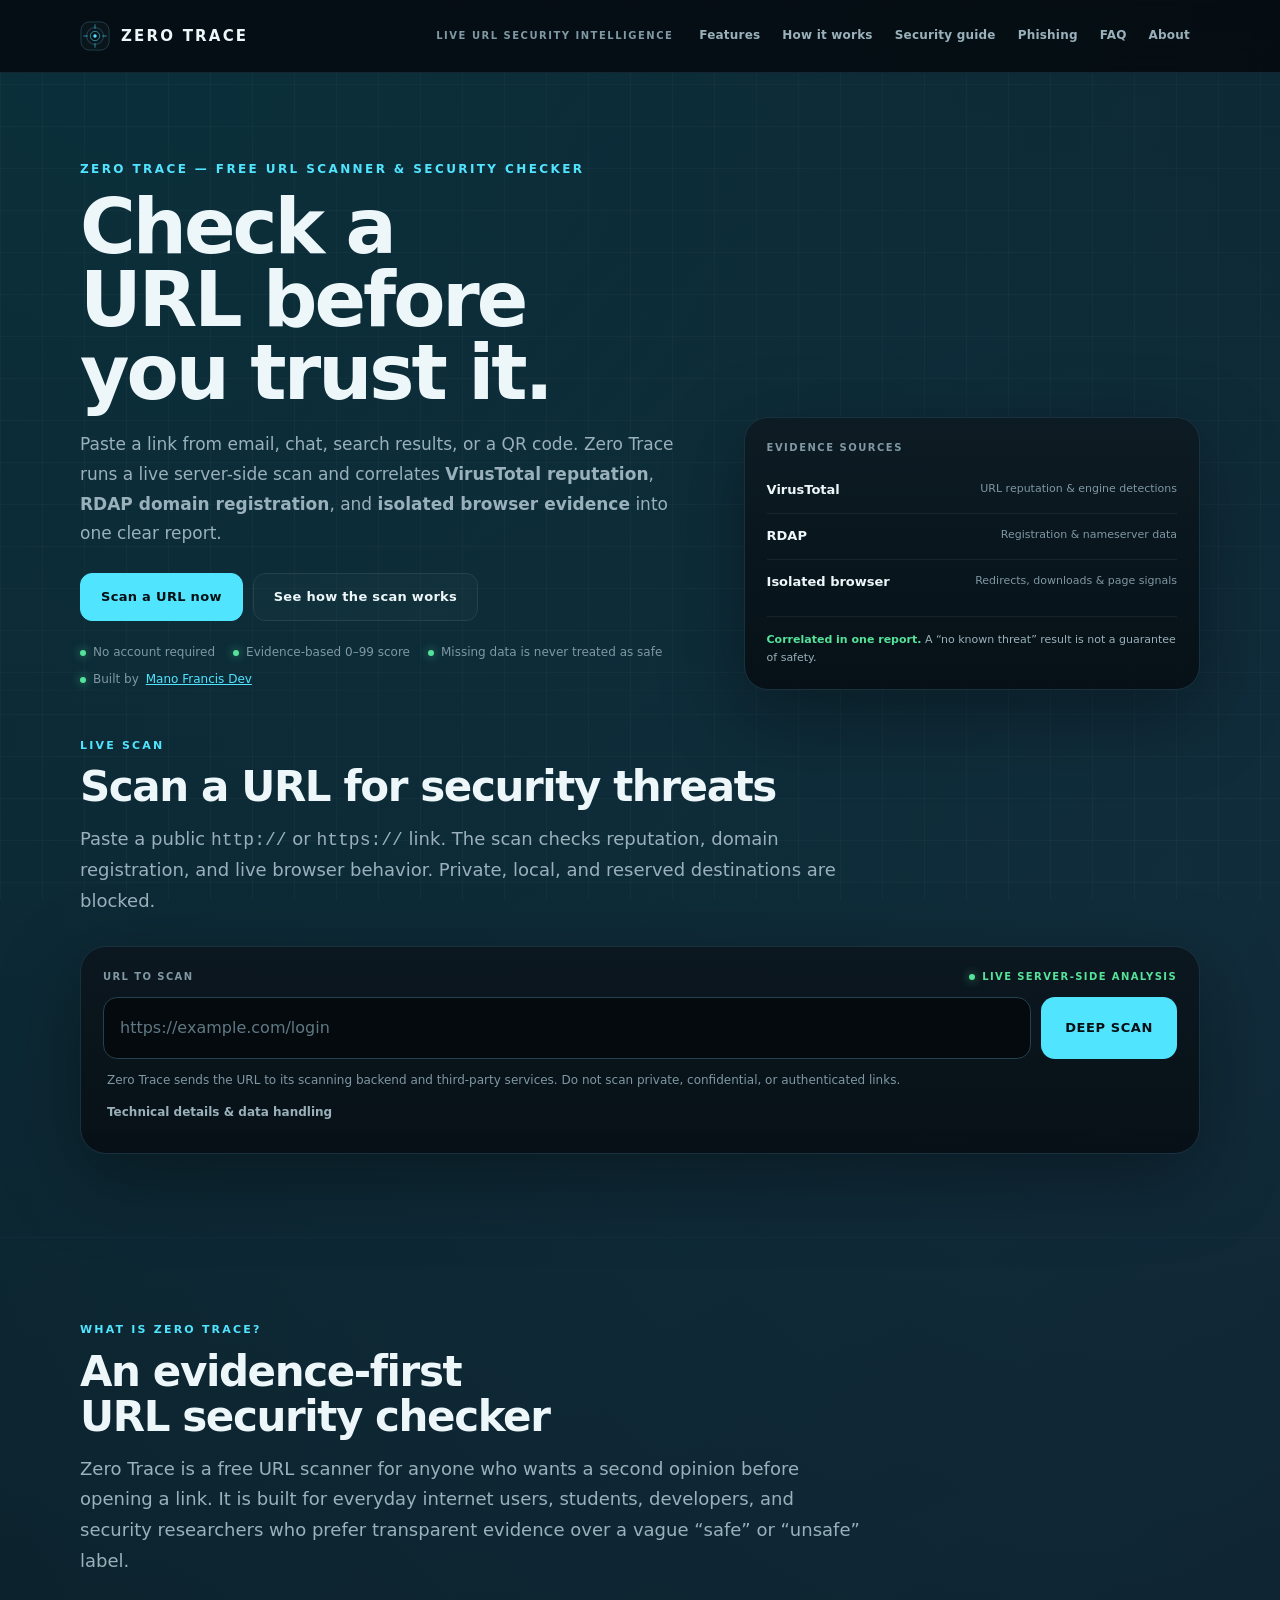
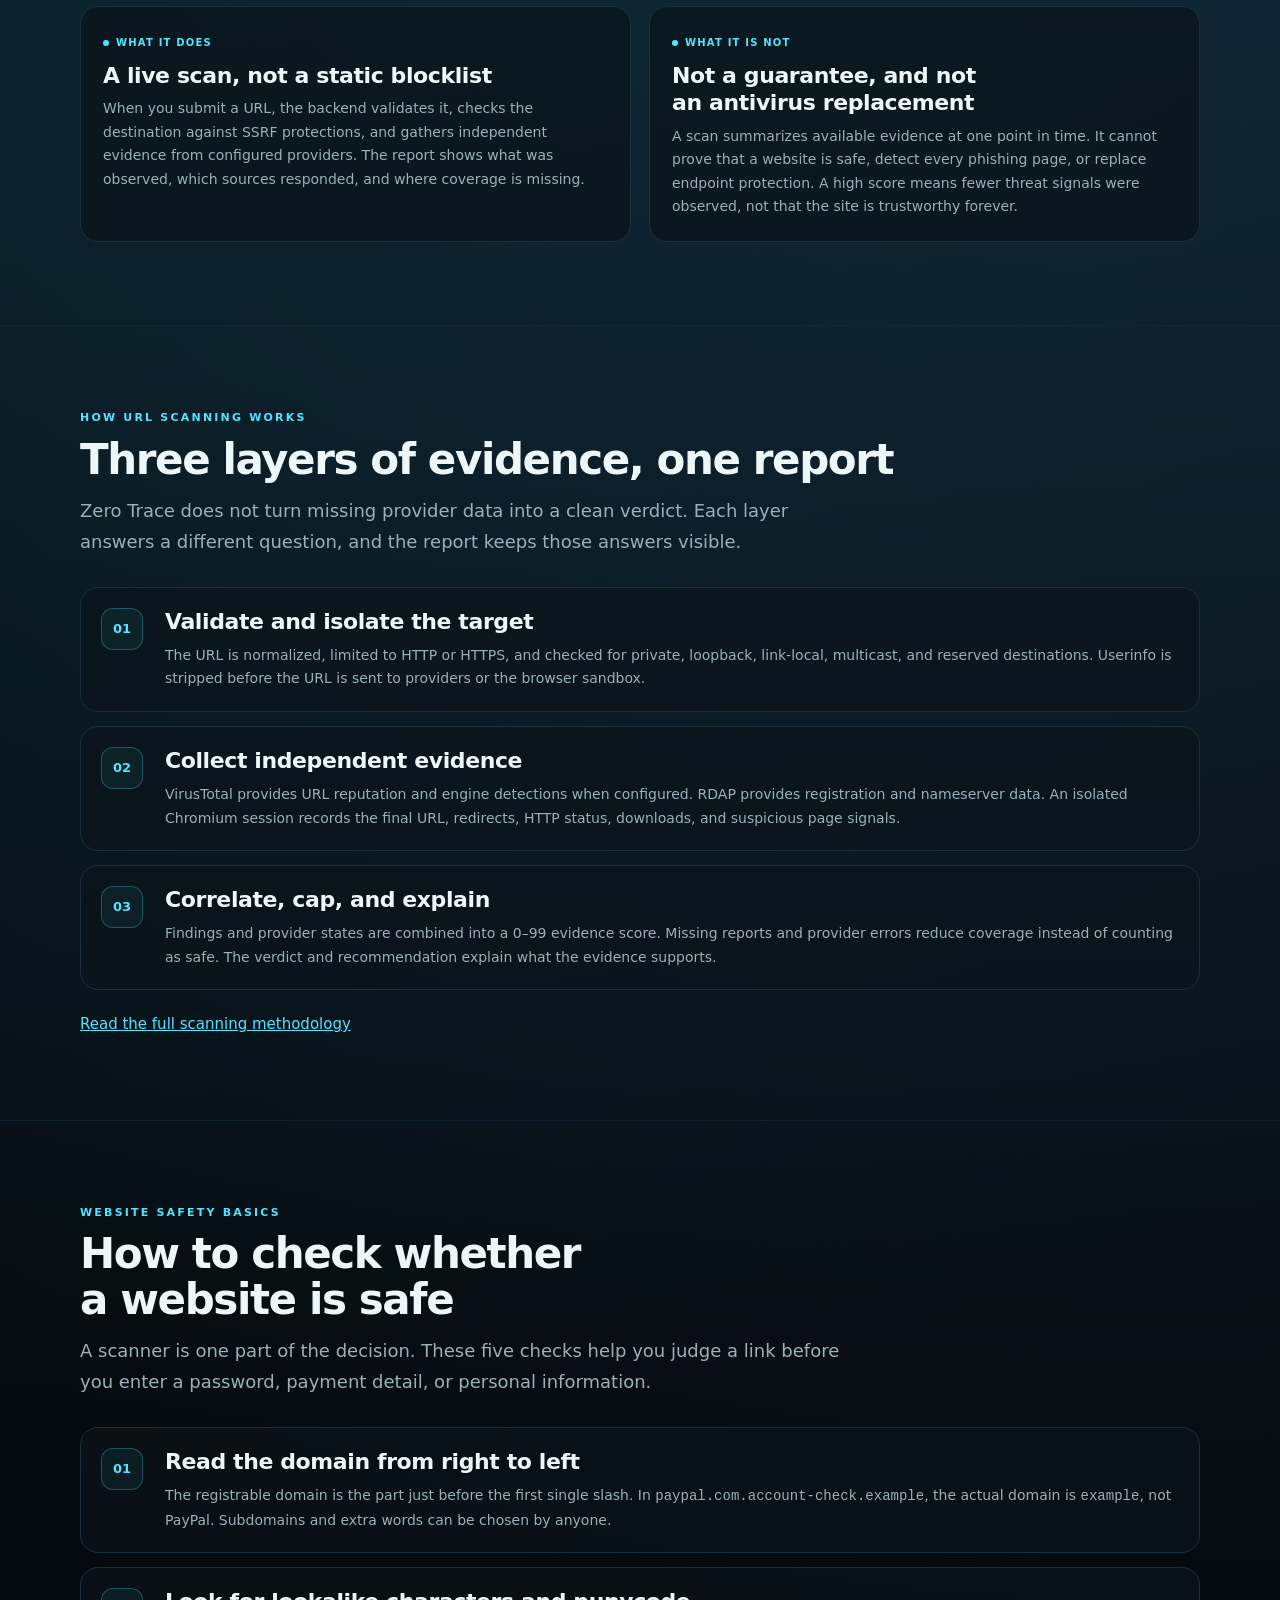
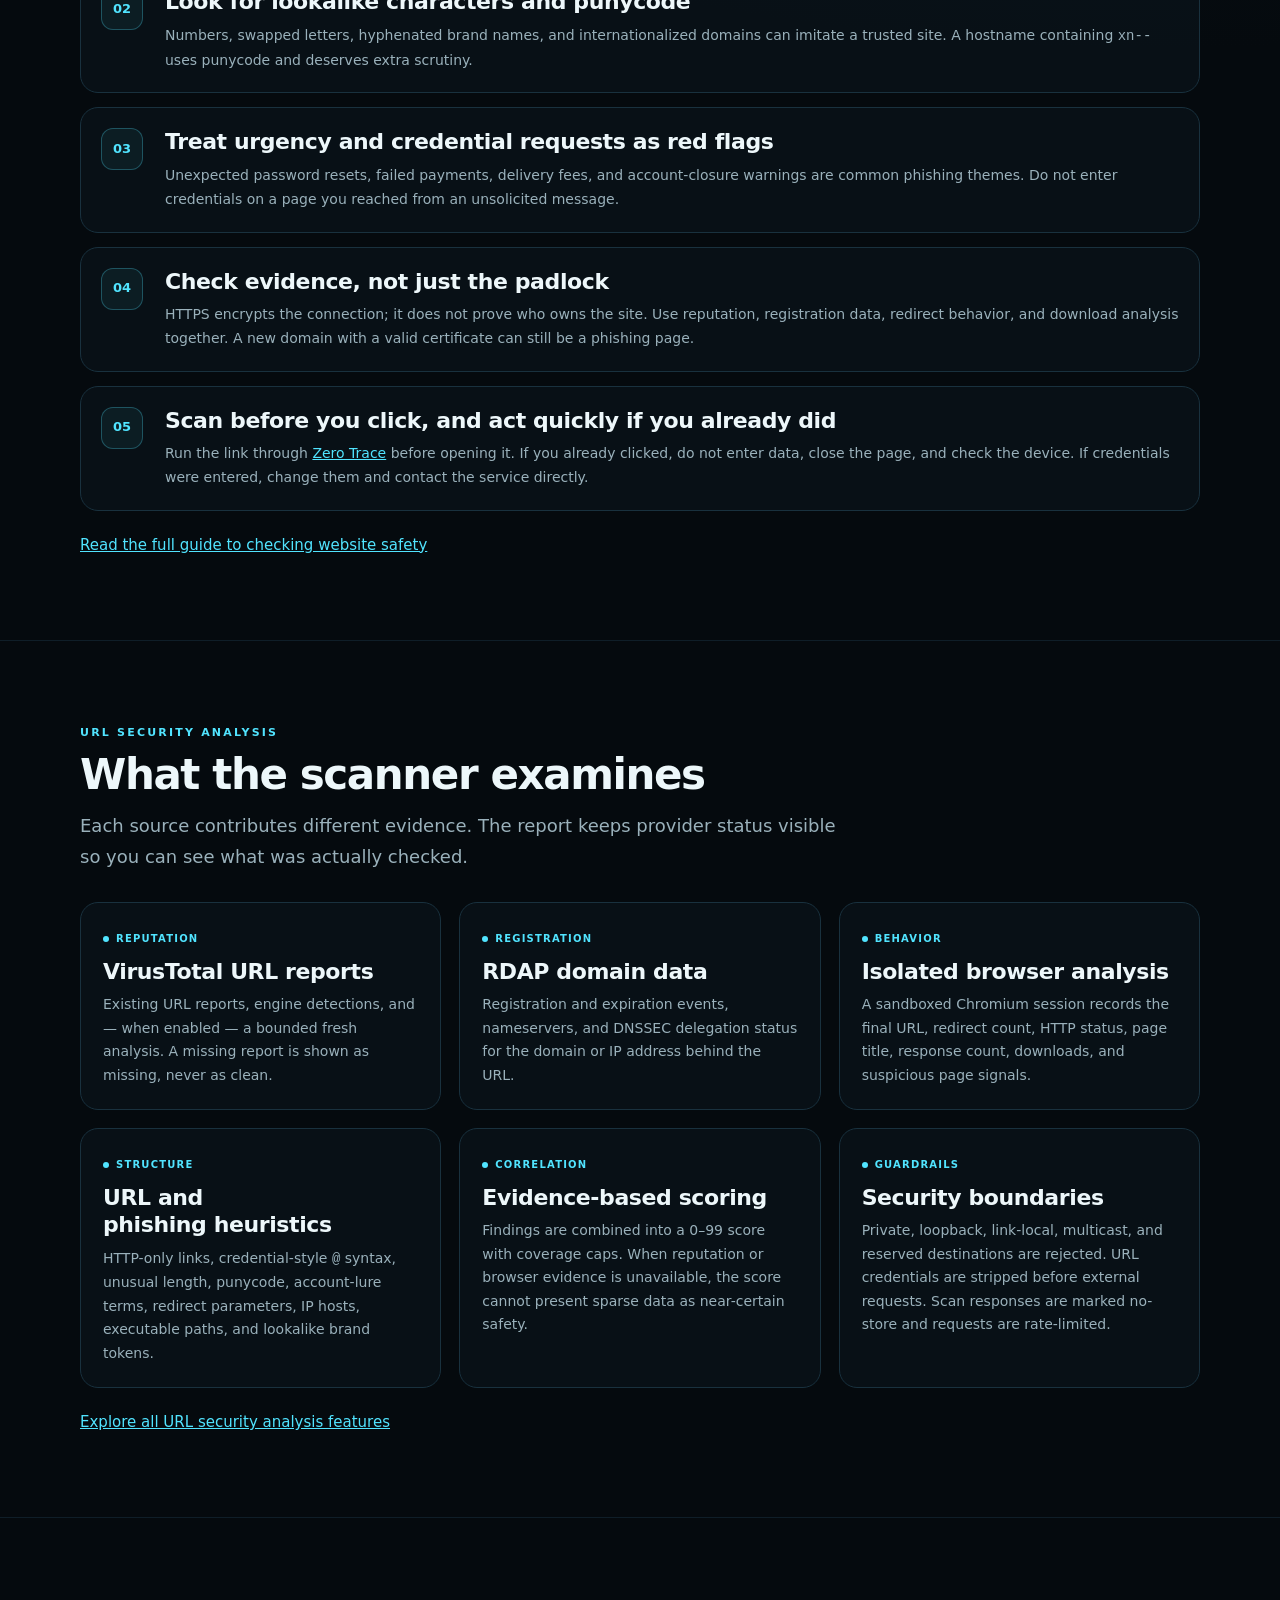
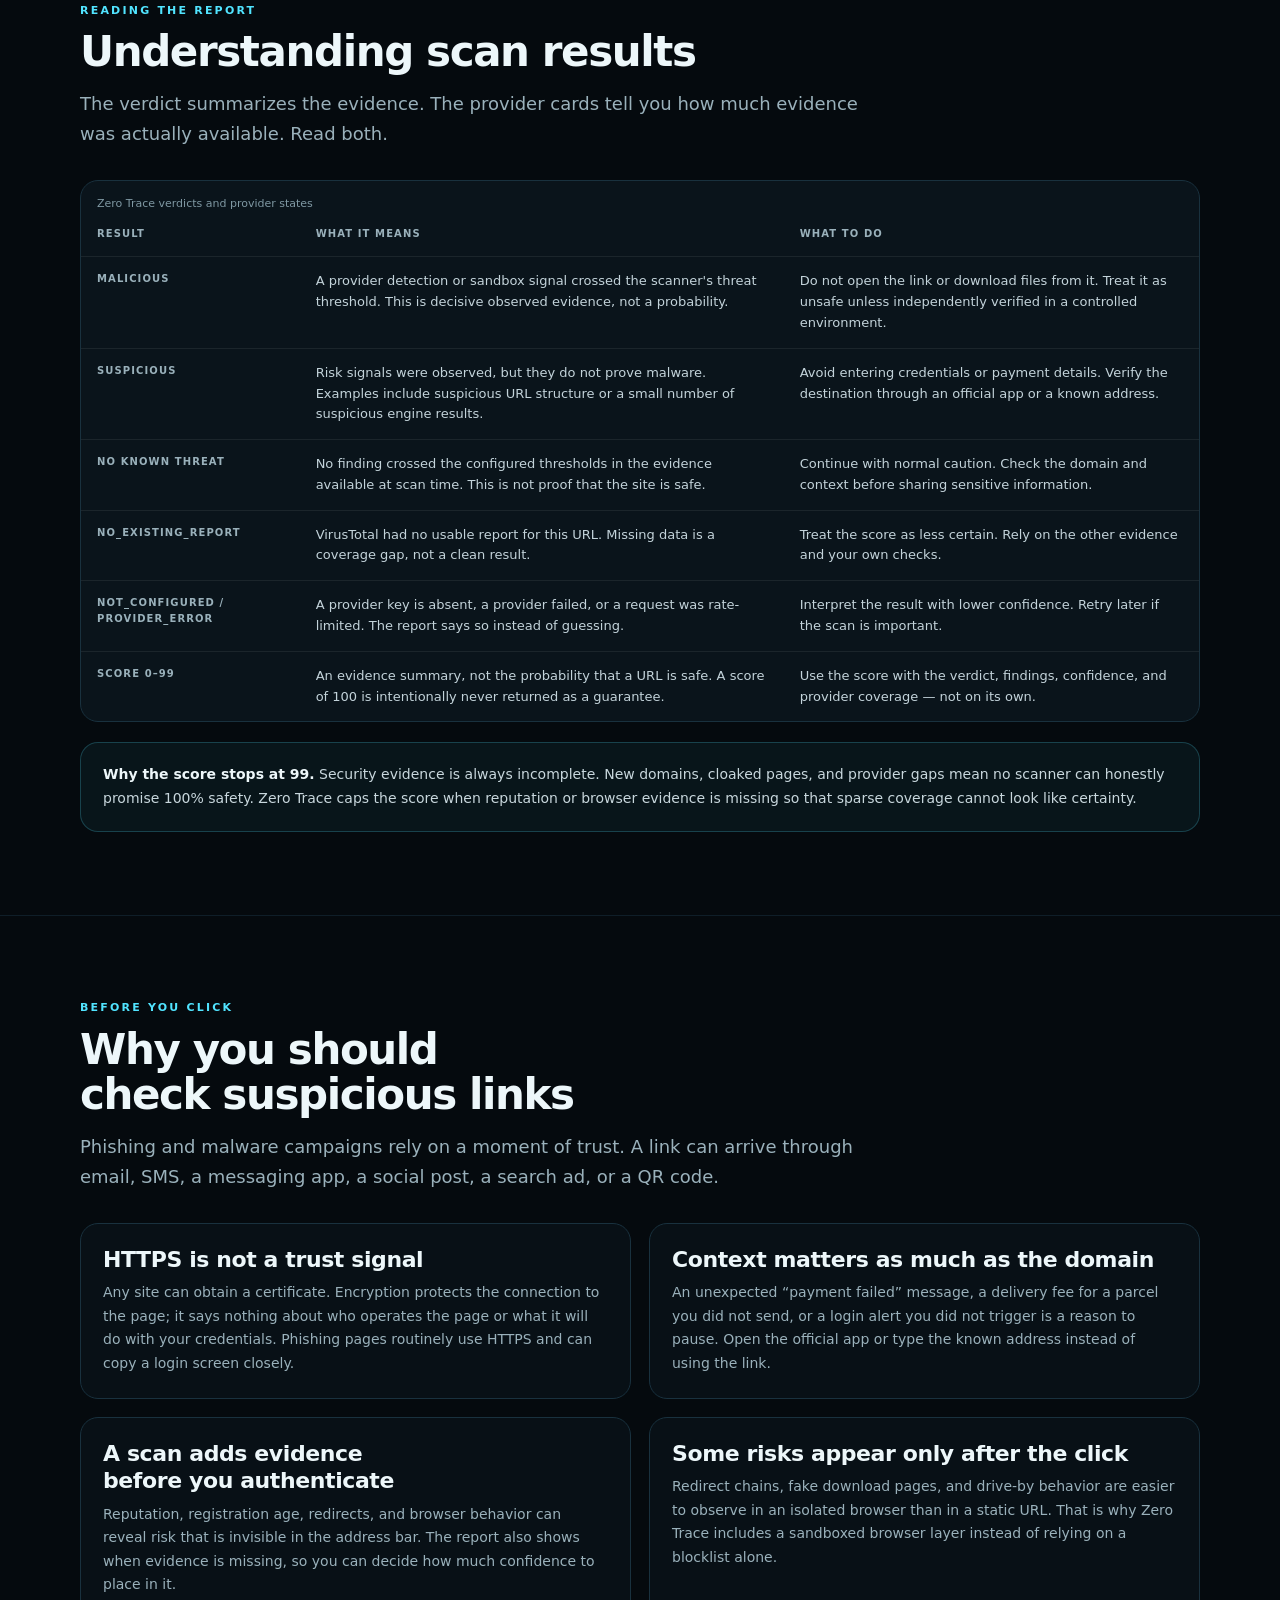
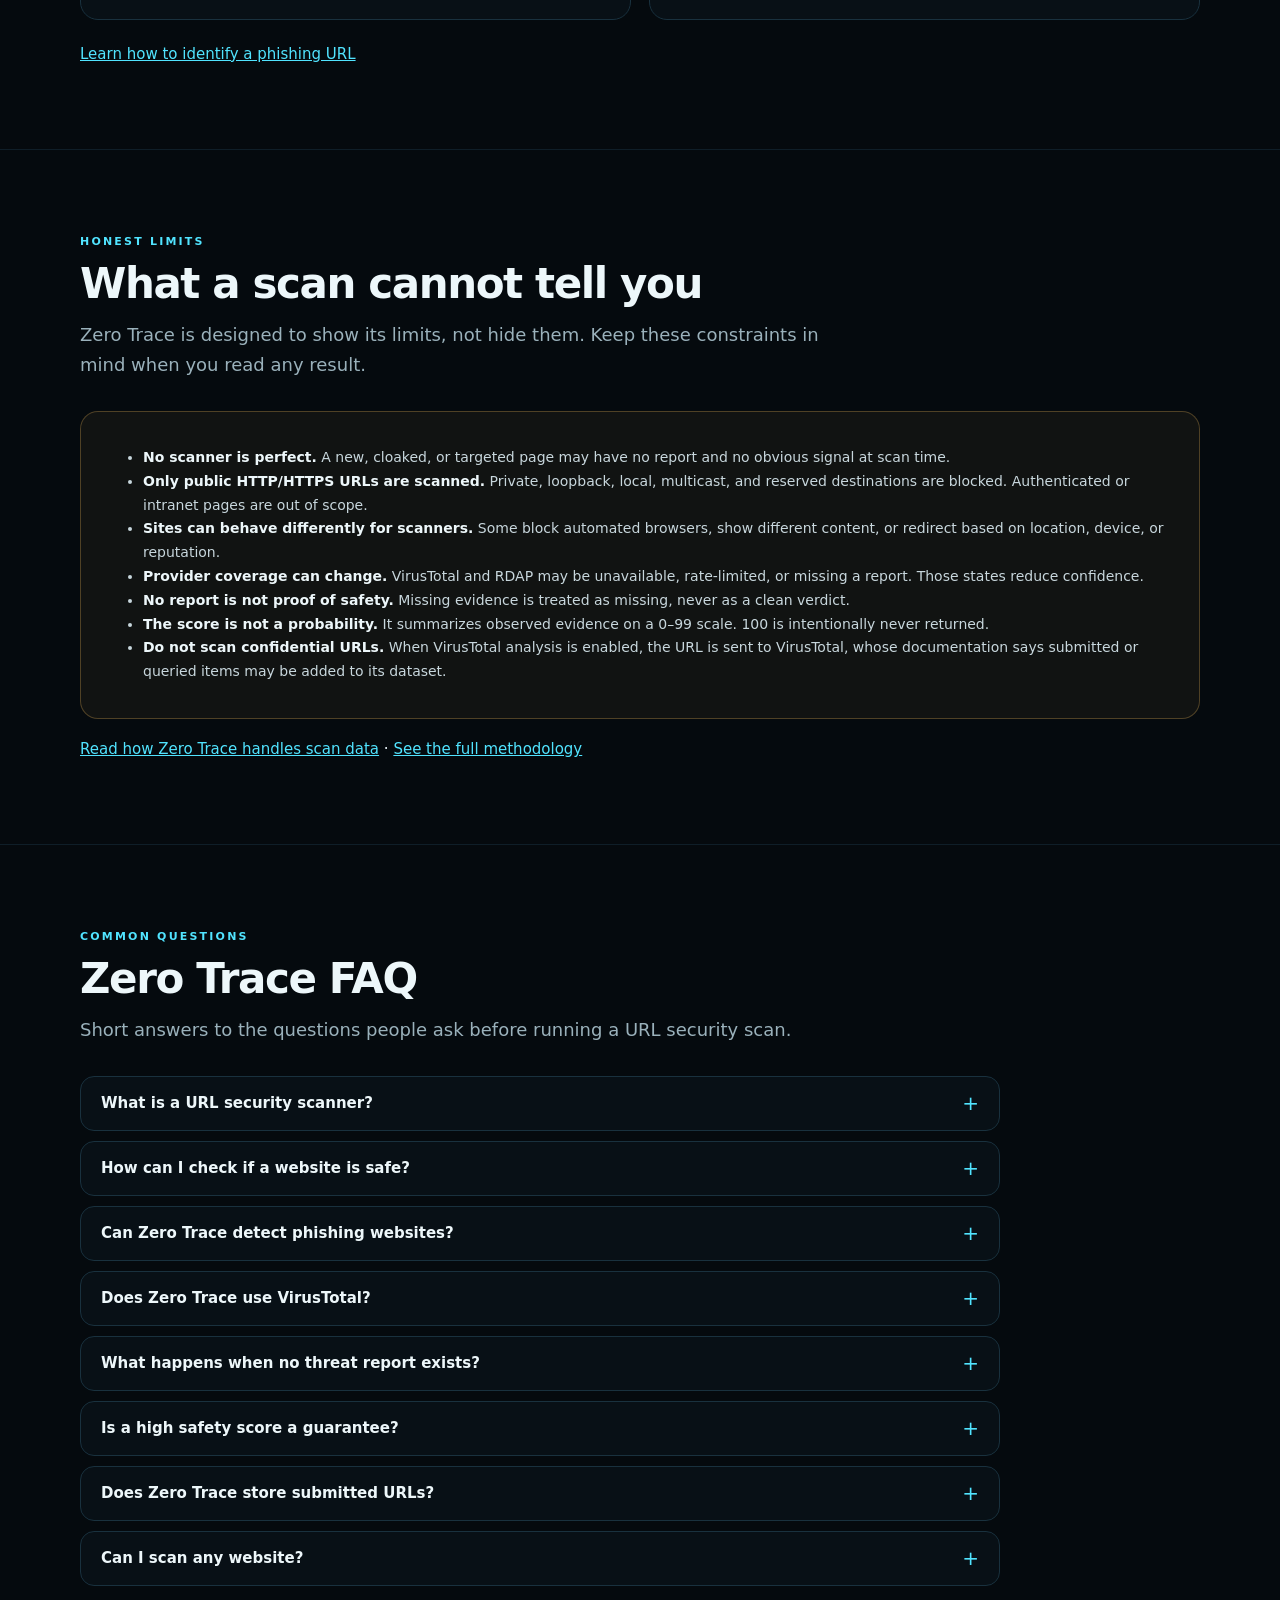
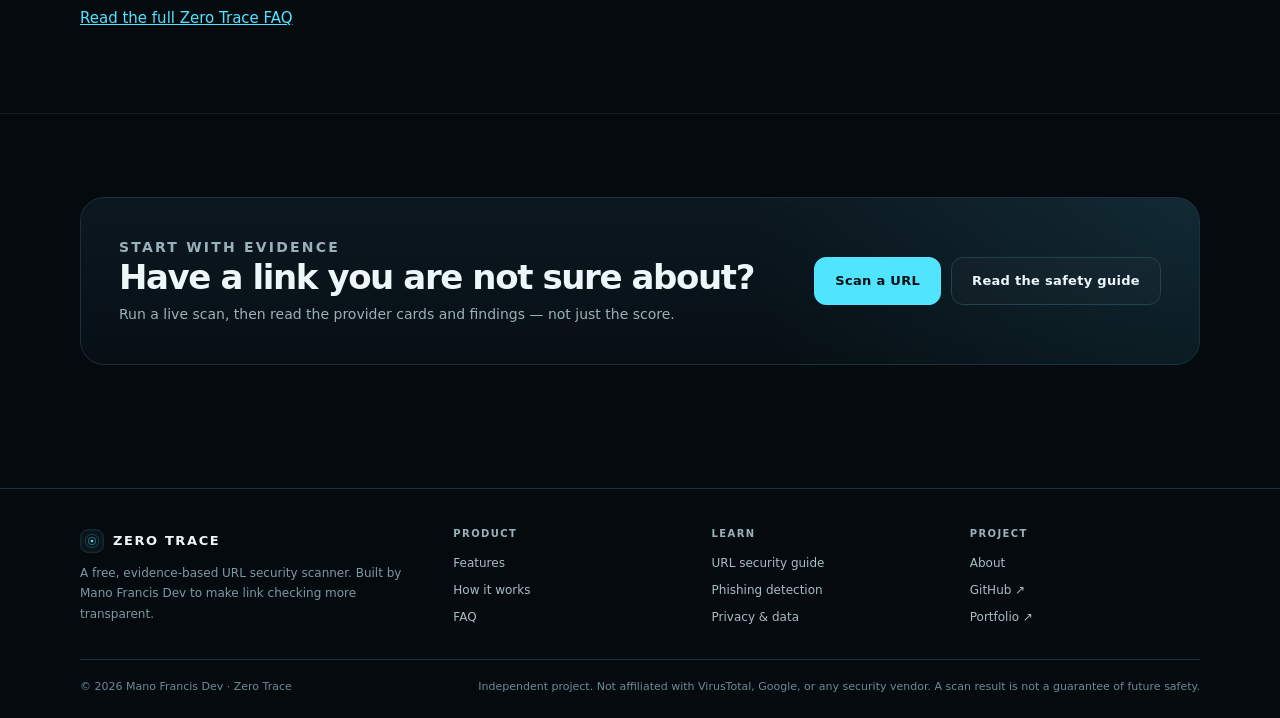
<file: docs/index.html>
<!doctype html>
<html lang="en">
<head>
  <meta charset="utf-8">
  <meta name="viewport" content="width=device-width, initial-scale=1">
  <title>Zero Trace — Free URL Scanner &amp; Security Checker</title>
  <meta name="description" content="Zero Trace is a free URL security scanner by Mano Francis Dev. Correlate VirusTotal reputation, RDAP domain registration, and isolated browser evidence before you click.">
  <meta name="robots" content="index, follow, max-snippet:-1, max-image-preview:large, max-video-preview:-1">
  <meta name="author" content="Mano Francis Dev">
  <meta name="theme-color" content="#050a0e">
  <meta name="google-site-verification" content="F5i73MqGDPWvm77SyDLCMkzxJSLy-eoNFbH6-ky4yDA" />
  <meta name="msvalidate.01" content="AD5991CBFA6731C60EC4961CF4586963" />
  <link rel="canonical" href="https://manofrancis-dev.github.io/ZeroTrace/">

  <meta property="og:type" content="website">
  <meta property="og:site_name" content="Zero Trace">
  <meta property="og:locale" content="en_US">
  <meta property="og:title" content="Zero Trace — Free URL Scanner &amp; Security Checker">
  <meta property="og:description" content="Zero Trace is a free URL security scanner by Mano Francis Dev. Correlate VirusTotal reputation, RDAP domain registration, and isolated browser evidence before you click.">
  <meta property="og:url" content="https://manofrancis-dev.github.io/ZeroTrace/">
  <meta property="og:image" content="https://manofrancis-dev.github.io/ZeroTrace/assets/img/og-zero-trace-url-scanner.png">
  <meta property="og:image:width" content="1200">
  <meta property="og:image:height" content="630">
  <meta property="og:image:alt" content="Zero Trace wordmark on a dark cybersecurity grid with the headline Check a URL before you trust it.">
  <meta name="twitter:card" content="summary_large_image">
  <meta name="twitter:title" content="Zero Trace — Free URL Scanner &amp; Security Checker">
  <meta name="twitter:description" content="Zero Trace is a free URL security scanner by Mano Francis Dev. Correlate VirusTotal reputation, RDAP domain registration, and isolated browser evidence before you click.">
  <meta name="twitter:image" content="https://manofrancis-dev.github.io/ZeroTrace/assets/img/og-zero-trace-url-scanner.png">
  <meta name="twitter:image:alt" content="Zero Trace wordmark on a dark cybersecurity grid with the headline Check a URL before you trust it.">

  <link rel="icon" type="image/svg+xml" href="assets/img/favicon.svg">
  <link rel="icon" type="image/png" sizes="32x32" href="assets/img/favicon-32.png">
  <link rel="apple-touch-icon" sizes="180x180" href="assets/img/apple-touch-icon.png">
  <link rel="stylesheet" href="assets/css/site.css">
  <script src="assets/js/scanner.js" defer></script>

  <script type="application/ld+json">
  {
    "@context": "https://schema.org",
    "@graph": [
      {
        "@type": "WebSite",
        "@id": "https://manofrancis-dev.github.io/ZeroTrace/#website",
        "url": "https://manofrancis-dev.github.io/ZeroTrace/",
        "name": "Zero Trace",
        "description": "A free URL security scanner that correlates VirusTotal reputation, RDAP domain registration, and isolated browser evidence.",
        "inLanguage": "en",
        "publisher": { "@id": "https://manofrancis-dev.github.io/ZeroTrace/#person" }
      },
      {
        "@type": "Person",
        "@id": "https://manofrancis-dev.github.io/ZeroTrace/#person",
        "name": "Mano Francis Dev",
        "url": "https://manofrancis-dev.github.io/manofrancis-portfolio/",
        "jobTitle": "Developer",
        "mainEntityOfPage": { "@id": "https://manofrancis-dev.github.io/ZeroTrace/about/#webpage" },
        "sameAs": [
          "https://github.com/manofrancis-dev",
          "https://www.linkedin.com/in/manofrancis-dev/"
        ]
      },
      {
        "@type": "SoftwareApplication",
        "@id": "https://manofrancis-dev.github.io/ZeroTrace/#app",
        "name": "Zero Trace",
        "url": "https://manofrancis-dev.github.io/ZeroTrace/",
        "description": "A live URL security scanner that combines VirusTotal reputation, RDAP registration data, and isolated browser analysis into an evidence-based report.",
        "applicationCategory": "SecurityApplication",
        "brand": { "@type": "Brand", "name": "Zero Trace" },
        "operatingSystem": "Any (web browser)",
        "browserRequirements": "Requires JavaScript and a modern web browser.",
        "isAccessibleForFree": true,
        "softwareVersion": "1.2.0",
        "image": "https://manofrancis-dev.github.io/ZeroTrace/assets/img/og-zero-trace-url-scanner.png",
        "featureList": [
          "VirusTotal URL reputation and engine detections",
          "RDAP domain registration and nameserver data",
          "Isolated Chromium browser analysis",
          "URL structure and phishing heuristics",
          "Evidence-based 0 to 99 safety score",
          "SSRF protection for private and reserved destinations"
        ],
        "creator": { "@id": "https://manofrancis-dev.github.io/ZeroTrace/#person" }
      },
      {
        "@type": "WebPage",
        "@id": "https://manofrancis-dev.github.io/ZeroTrace/#webpage",
        "url": "https://manofrancis-dev.github.io/ZeroTrace/",
        "name": "Zero Trace — Free URL Scanner & Security Checker",
        "description": "Zero Trace is a free URL security scanner by Mano Francis Dev. Correlate VirusTotal reputation, RDAP domain registration, and isolated browser evidence before you click.",
        "isPartOf": { "@id": "https://manofrancis-dev.github.io/ZeroTrace/#website" },
        "about": { "@id": "https://manofrancis-dev.github.io/ZeroTrace/#app" },
        "primaryImageOfPage": { "@id": "https://manofrancis-dev.github.io/ZeroTrace/#primaryimage" },
        "inLanguage": "en"
      },
      {
        "@type": "ImageObject",
        "@id": "https://manofrancis-dev.github.io/ZeroTrace/#primaryimage",
        "url": "https://manofrancis-dev.github.io/ZeroTrace/assets/img/og-zero-trace-url-scanner.png",
        "width": 1200,
        "height": 630
      }
    ]
  }
  </script>
</head>
<body>
  <a class="skip-link" href="#main">Skip to main content</a>

  <header class="site-header">
    <div class="wrap header-inner">
      <a class="brand" href="./" aria-label="Zero Trace home">
        <svg class="brand-mark" viewBox="0 0 32 32" aria-hidden="true" focusable="false">
          <rect x="1" y="1" width="30" height="30" rx="9" fill="#0a141b" stroke="#24414e"></rect>
          <circle cx="16" cy="16" r="9" fill="none" stroke="#51e4ff" stroke-opacity=".28"></circle>
          <circle cx="16" cy="16" r="5" fill="none" stroke="#51e4ff" stroke-opacity=".55"></circle>
          <circle cx="16" cy="16" r="1.8" fill="#51e4ff"></circle>
          <path d="M16 4v4M16 24v4M4 16h4M24 16h4" stroke="#51e4ff" stroke-opacity=".6" stroke-linecap="round"></path>
        </svg>
        <span>ZERO TRACE</span>
      </a>
      <div class="header-right">
        <span class="header-badge">LIVE URL SECURITY INTELLIGENCE</span>
        <nav class="site-nav" aria-label="Primary">
          <a href="features/">Features</a>
          <a href="how-it-works/">How it works</a>
          <a href="url-security-guide/">Security guide</a>
          <a href="phishing-detection/">Phishing</a>
          <a href="faq/">FAQ</a>
          <a href="about/">About</a>
        </nav>
      </div>
    </div>
  </header>

  <main id="main">
    <section class="section hero" aria-labelledby="hero-title">
      <div class="wrap hero-grid">
        <div>
          <h1 id="hero-title"><span class="eyebrow">Zero Trace — free URL scanner &amp; security checker</span>Check a URL before you trust it.</h1>
          <p class="hero-copy">Paste a link from email, chat, search results, or a QR code. Zero Trace runs a live server-side scan and correlates <strong>VirusTotal reputation</strong>, <strong>RDAP domain registration</strong>, and <strong>isolated browser evidence</strong> into one clear report.</p>
          <div class="hero-actions">
            <a class="btn btn-primary" href="#scanner">Scan a URL now</a>
            <a class="btn" href="how-it-works/">See how the scan works</a>
          </div>
          <ul class="trust-strip">
            <li>No account required</li>
            <li>Evidence-based 0–99 score</li>
            <li>Missing data is never treated as safe</li>
            <li>Built by <a href="about/">Mano Francis Dev</a></li>
          </ul>
        </div>
        <aside class="evidence-card" aria-label="Evidence sources">
          <p class="card-label">Evidence sources</p>
          <div class="evidence-row"><b>VirusTotal</b><span>URL reputation &amp; engine detections</span></div>
          <div class="evidence-row"><b>RDAP</b><span>Registration &amp; nameserver data</span></div>
          <div class="evidence-row"><b>Isolated browser</b><span>Redirects, downloads &amp; page signals</span></div>
          <p class="evidence-note"><strong>Correlated in one report.</strong> A “no known threat” result is not a guarantee of safety.</p>
        </aside>
      </div>
    </section>

    <section class="section scanner-section" id="scanner" aria-labelledby="scanner-title">
      <div class="wrap">
        <div class="section-head">
          <p class="eyebrow">Live scan</p>
          <h2 id="scanner-title">Scan a URL for security threats</h2>
          <p class="lead">Paste a public <code>http://</code> or <code>https://</code> link. The scan checks reputation, domain registration, and live browser behavior. Private, local, and reserved destinations are blocked.</p>
        </div>

        <div class="scanner">
          <div class="scanner-head"><span>URL to scan</span><span class="live">Live server-side analysis</span></div>
          <form id="form" class="scan-form">
            <div class="field">
              <label for="url">URL to scan</label>
              <input id="url" name="url" type="text" inputmode="url" autocomplete="url" autocapitalize="off" spellcheck="false" placeholder="https://example.com/login" aria-describedby="scan-hint" required>
            </div>
            <button id="go" type="submit">DEEP SCAN</button>
          </form>
          <div id="scan-hint" class="scan-hint">
            <p>Zero Trace sends the URL to its scanning backend and third-party services. Do not scan private, confidential, or authenticated links.</p>
            <details>
              <summary>Technical details &amp; data handling</summary>
              <p>Backend API: <code id="apiHint">loading…</code>. A functional scan-session cookie is set. Scan responses are marked no-store. <a href="privacy/">Read the privacy notes</a>.</p>
            </details>
          </div>
          <noscript><p class="callout warn">JavaScript is required to run a live scan. You can still read the <a href="url-security-guide/">URL security guide</a> or the <a href="faq/">FAQ</a>.</p></noscript>
          <div id="status" class="status" role="status" aria-live="polite" aria-atomic="true">
            <div class="status-label">
              <span id="statusText">READY TO SCAN</span>
              <span id="scanPct" class="scan-pct">0%</span>
              <span id="statusDot" class="scan-live-dot" aria-hidden="true"></span>
            </div>
            <div class="scan-track" aria-hidden="true"><i id="scanBar"></i></div>
          </div>
        </div>

        <section id="result" class="result" aria-labelledby="result-title">
          <h2 id="result-title" class="visually-hidden">Scan results</h2>
          <div class="summary">
            <div class="result-top">
              <div>
                <p class="eyebrow">Scan verdict</p>
                <div id="verdict" class="verdict">—</div>
                <div id="host" class="host">—</div>
              </div>
              <div class="score-box">
                <div id="score" class="score">—</div>
                <small>evidence-based score · not probability</small>
              </div>
            </div>
            <div id="rec" class="rec">—</div>
          </div>
          <div class="result-grid">
            <div class="card">
              <h3>Security findings</h3>
              <div id="findings"></div>
            </div>
            <div class="card">
              <h3>Live provider results</h3>
              <div id="providers"></div>
              <div id="dets" style="display:none">
                <h3 class="card-subtitle">Named threats / detections</h3>
                <div id="detlist"></div>
              </div>
            </div>
          </div>
          <div id="meta" class="meta"></div>
        </section>
      </div>
    </section>

    <section class="section" aria-labelledby="what-is">
      <div class="wrap">
        <div class="section-head">
          <p class="eyebrow">What is Zero Trace?</p>
          <h2 id="what-is">An evidence-first URL security checker</h2>
          <p class="lead">Zero Trace is a free URL scanner for anyone who wants a second opinion before opening a link. It is built for everyday internet users, students, developers, and security researchers who prefer transparent evidence over a vague “safe” or “unsafe” label.</p>
        </div>
        <div class="grid-2">
          <div class="feature">
            <p class="feature-kicker">What it does</p>
            <h3>A live scan, not a static blocklist</h3>
            <p>When you submit a URL, the backend validates it, checks the destination against SSRF protections, and gathers independent evidence from configured providers. The report shows what was observed, which sources responded, and where coverage is missing.</p>
          </div>
          <div class="feature">
            <p class="feature-kicker">What it is not</p>
            <h3>Not a guarantee, and not an antivirus replacement</h3>
            <p>A scan summarizes available evidence at one point in time. It cannot prove that a website is safe, detect every phishing page, or replace endpoint protection. A high score means fewer threat signals were observed, not that the site is trustworthy forever.</p>
          </div>
        </div>
      </div>
    </section>

    <section class="section" aria-labelledby="how-it-works">
      <div class="wrap">
        <div class="section-head">
          <p class="eyebrow">How URL scanning works</p>
          <h2 id="how-it-works">Three layers of evidence, one report</h2>
          <p class="lead">Zero Trace does not turn missing provider data into a clean verdict. Each layer answers a different question, and the report keeps those answers visible.</p>
        </div>
        <div class="steps">
          <div class="step">
            <span class="step-num" aria-hidden="true">01</span>
            <div>
              <h3>Validate and isolate the target</h3>
              <p>The URL is normalized, limited to HTTP or HTTPS, and checked for private, loopback, link-local, multicast, and reserved destinations. Userinfo is stripped before the URL is sent to providers or the browser sandbox.</p>
            </div>
          </div>
          <div class="step">
            <span class="step-num" aria-hidden="true">02</span>
            <div>
              <h3>Collect independent evidence</h3>
              <p>VirusTotal provides URL reputation and engine detections when configured. RDAP provides registration and nameserver data. An isolated Chromium session records the final URL, redirects, HTTP status, downloads, and suspicious page signals.</p>
            </div>
          </div>
          <div class="step">
            <span class="step-num" aria-hidden="true">03</span>
            <div>
              <h3>Correlate, cap, and explain</h3>
              <p>Findings and provider states are combined into a 0–99 evidence score. Missing reports and provider errors reduce coverage instead of counting as safe. The verdict and recommendation explain what the evidence supports.</p>
            </div>
          </div>
        </div>
        <p style="margin-top:22px"><a href="how-it-works/">Read the full scanning methodology</a></p>
      </div>
    </section>

    <section class="section" aria-labelledby="check-safe">
      <div class="wrap">
        <div class="section-head">
          <p class="eyebrow">Website safety basics</p>
          <h2 id="check-safe">How to check whether a website is safe</h2>
          <p class="lead">A scanner is one part of the decision. These five checks help you judge a link before you enter a password, payment detail, or personal information.</p>
        </div>
        <div class="steps">
          <div class="step">
            <span class="step-num" aria-hidden="true">01</span>
            <div>
              <h3>Read the domain from right to left</h3>
              <p>The registrable domain is the part just before the first single slash. In <code>paypal.com.account-check.example</code>, the actual domain is <code>example</code>, not PayPal. Subdomains and extra words can be chosen by anyone.</p>
            </div>
          </div>
          <div class="step">
            <span class="step-num" aria-hidden="true">02</span>
            <div>
              <h3>Look for lookalike characters and punycode</h3>
              <p>Numbers, swapped letters, hyphenated brand names, and internationalized domains can imitate a trusted site. A hostname containing <code>xn--</code> uses punycode and deserves extra scrutiny.</p>
            </div>
          </div>
          <div class="step">
            <span class="step-num" aria-hidden="true">03</span>
            <div>
              <h3>Treat urgency and credential requests as red flags</h3>
              <p>Unexpected password resets, failed payments, delivery fees, and account-closure warnings are common phishing themes. Do not enter credentials on a page you reached from an unsolicited message.</p>
            </div>
          </div>
          <div class="step">
            <span class="step-num" aria-hidden="true">04</span>
            <div>
              <h3>Check evidence, not just the padlock</h3>
              <p>HTTPS encrypts the connection; it does not prove who owns the site. Use reputation, registration data, redirect behavior, and download analysis together. A new domain with a valid certificate can still be a phishing page.</p>
            </div>
          </div>
          <div class="step">
            <span class="step-num" aria-hidden="true">05</span>
            <div>
              <h3>Scan before you click, and act quickly if you already did</h3>
              <p>Run the link through <a href="#scanner">Zero Trace</a> before opening it. If you already clicked, do not enter data, close the page, and check the device. If credentials were entered, change them and contact the service directly.</p>
            </div>
          </div>
        </div>
        <p style="margin-top:22px"><a href="url-security-guide/">Read the full guide to checking website safety</a></p>
      </div>
    </section>

    <section class="section" aria-labelledby="features">
      <div class="wrap">
        <div class="section-head">
          <p class="eyebrow">URL security analysis</p>
          <h2 id="features">What the scanner examines</h2>
          <p class="lead">Each source contributes different evidence. The report keeps provider status visible so you can see what was actually checked.</p>
        </div>
        <div class="grid-3">
          <div class="feature">
            <p class="feature-kicker">Reputation</p>
            <h3>VirusTotal URL reports</h3>
            <p>Existing URL reports, engine detections, and — when enabled — a bounded fresh analysis. A missing report is shown as missing, never as clean.</p>
          </div>
          <div class="feature">
            <p class="feature-kicker">Registration</p>
            <h3>RDAP domain data</h3>
            <p>Registration and expiration events, nameservers, and DNSSEC delegation status for the domain or IP address behind the URL.</p>
          </div>
          <div class="feature">
            <p class="feature-kicker">Behavior</p>
            <h3>Isolated browser analysis</h3>
            <p>A sandboxed Chromium session records the final URL, redirect count, HTTP status, page title, response count, downloads, and suspicious page signals.</p>
          </div>
          <div class="feature">
            <p class="feature-kicker">Structure</p>
            <h3>URL and phishing heuristics</h3>
            <p>HTTP-only links, credential-style <code>@</code> syntax, unusual length, punycode, account-lure terms, redirect parameters, IP hosts, executable paths, and lookalike brand tokens.</p>
          </div>
          <div class="feature">
            <p class="feature-kicker">Correlation</p>
            <h3>Evidence-based scoring</h3>
            <p>Findings are combined into a 0–99 score with coverage caps. When reputation or browser evidence is unavailable, the score cannot present sparse data as near-certain safety.</p>
          </div>
          <div class="feature">
            <p class="feature-kicker">Guardrails</p>
            <h3>Security boundaries</h3>
            <p>Private, loopback, link-local, multicast, and reserved destinations are rejected. URL credentials are stripped before external requests. Scan responses are marked no-store and requests are rate-limited.</p>
          </div>
        </div>
        <p style="margin-top:22px"><a href="features/">Explore all URL security analysis features</a></p>
      </div>
    </section>

    <section class="section" aria-labelledby="results">
      <div class="wrap">
        <div class="section-head">
          <p class="eyebrow">Reading the report</p>
          <h2 id="results">Understanding scan results</h2>
          <p class="lead">The verdict summarizes the evidence. The provider cards tell you how much evidence was actually available. Read both.</p>
        </div>
        <div class="table-wrap">
          <table>
            <caption>Zero Trace verdicts and provider states</caption>
            <thead>
              <tr>
                <th scope="col">Result</th>
                <th scope="col">What it means</th>
                <th scope="col">What to do</th>
              </tr>
            </thead>
            <tbody>
              <tr>
                <th scope="row">MALICIOUS</th>
                <td>A provider detection or sandbox signal crossed the scanner's threat threshold. This is decisive observed evidence, not a probability.</td>
                <td>Do not open the link or download files from it. Treat it as unsafe unless independently verified in a controlled environment.</td>
              </tr>
              <tr>
                <th scope="row">SUSPICIOUS</th>
                <td>Risk signals were observed, but they do not prove malware. Examples include suspicious URL structure or a small number of suspicious engine results.</td>
                <td>Avoid entering credentials or payment details. Verify the destination through an official app or a known address.</td>
              </tr>
              <tr>
                <th scope="row">NO KNOWN THREAT</th>
                <td>No finding crossed the configured thresholds in the evidence available at scan time. This is not proof that the site is safe.</td>
                <td>Continue with normal caution. Check the domain and context before sharing sensitive information.</td>
              </tr>
              <tr>
                <th scope="row">NO_EXISTING_REPORT</th>
                <td>VirusTotal had no usable report for this URL. Missing data is a coverage gap, not a clean result.</td>
                <td>Treat the score as less certain. Rely on the other evidence and your own checks.</td>
              </tr>
              <tr>
                <th scope="row">NOT_CONFIGURED / PROVIDER_ERROR</th>
                <td>A provider key is absent, a provider failed, or a request was rate-limited. The report says so instead of guessing.</td>
                <td>Interpret the result with lower confidence. Retry later if the scan is important.</td>
              </tr>
              <tr>
                <th scope="row">Score 0–99</th>
                <td>An evidence summary, not the probability that a URL is safe. A score of 100 is intentionally never returned as a guarantee.</td>
                <td>Use the score with the verdict, findings, confidence, and provider coverage — not on its own.</td>
              </tr>
            </tbody>
          </table>
        </div>
        <div class="callout" style="margin-top:20px">
          <strong>Why the score stops at 99.</strong> Security evidence is always incomplete. New domains, cloaked pages, and provider gaps mean no scanner can honestly promise 100% safety. Zero Trace caps the score when reputation or browser evidence is missing so that sparse coverage cannot look like certainty.
        </div>
      </div>
    </section>

    <section class="section" aria-labelledby="why-check">
      <div class="wrap">
        <div class="section-head">
          <p class="eyebrow">Before you click</p>
          <h2 id="why-check">Why you should check suspicious links</h2>
          <p class="lead">Phishing and malware campaigns rely on a moment of trust. A link can arrive through email, SMS, a messaging app, a social post, a search ad, or a QR code.</p>
        </div>
        <div class="grid-2">
          <div class="feature">
            <h3>HTTPS is not a trust signal</h3>
            <p>Any site can obtain a certificate. Encryption protects the connection to the page; it says nothing about who operates the page or what it will do with your credentials. Phishing pages routinely use HTTPS and can copy a login screen closely.</p>
          </div>
          <div class="feature">
            <h3>Context matters as much as the domain</h3>
            <p>An unexpected “payment failed” message, a delivery fee for a parcel you did not send, or a login alert you did not trigger is a reason to pause. Open the official app or type the known address instead of using the link.</p>
          </div>
          <div class="feature">
            <h3>A scan adds evidence before you authenticate</h3>
            <p>Reputation, registration age, redirects, and browser behavior can reveal risk that is invisible in the address bar. The report also shows when evidence is missing, so you can decide how much confidence to place in it.</p>
          </div>
          <div class="feature">
            <h3>Some risks appear only after the click</h3>
            <p>Redirect chains, fake download pages, and drive-by behavior are easier to observe in an isolated browser than in a static URL. That is why Zero Trace includes a sandboxed browser layer instead of relying on a blocklist alone.</p>
          </div>
        </div>
        <p style="margin-top:22px"><a href="phishing-detection/">Learn how to identify a phishing URL</a></p>
      </div>
    </section>

    <section class="section" aria-labelledby="limitations">
      <div class="wrap">
        <div class="section-head">
          <p class="eyebrow">Honest limits</p>
          <h2 id="limitations">What a scan cannot tell you</h2>
          <p class="lead">Zero Trace is designed to show its limits, not hide them. Keep these constraints in mind when you read any result.</p>
        </div>
        <div class="callout warn">
          <ul>
            <li><strong>No scanner is perfect.</strong> A new, cloaked, or targeted page may have no report and no obvious signal at scan time.</li>
            <li><strong>Only public HTTP/HTTPS URLs are scanned.</strong> Private, loopback, local, multicast, and reserved destinations are blocked. Authenticated or intranet pages are out of scope.</li>
            <li><strong>Sites can behave differently for scanners.</strong> Some block automated browsers, show different content, or redirect based on location, device, or reputation.</li>
            <li><strong>Provider coverage can change.</strong> VirusTotal and RDAP may be unavailable, rate-limited, or missing a report. Those states reduce confidence.</li>
            <li><strong>No report is not proof of safety.</strong> Missing evidence is treated as missing, never as a clean verdict.</li>
            <li><strong>The score is not a probability.</strong> It summarizes observed evidence on a 0–99 scale. 100 is intentionally never returned.</li>
            <li><strong>Do not scan confidential URLs.</strong> When VirusTotal analysis is enabled, the URL is sent to VirusTotal, whose documentation says submitted or queried items may be added to its dataset.</li>
          </ul>
        </div>
        <p style="margin-top:18px"><a href="privacy/">Read how Zero Trace handles scan data</a> · <a href="how-it-works/">See the full methodology</a></p>
      </div>
    </section>

    <section class="section" aria-labelledby="faq">
      <div class="wrap">
        <div class="section-head">
          <p class="eyebrow">Common questions</p>
          <h2 id="faq">Zero Trace FAQ</h2>
          <p class="lead">Short answers to the questions people ask before running a URL security scan.</p>
        </div>
        <div class="faq">
          <details>
            <summary>What is a URL security scanner?</summary>
            <div class="faq-answer"><p>A URL security scanner checks a web address for evidence of phishing, malware, or other risk. Zero Trace combines reputation data, domain registration information, URL heuristics, and isolated browser behavior into one report. It is a decision aid, not a guarantee.</p></div>
          </details>
          <details>
            <summary>How can I check if a website is safe?</summary>
            <div class="faq-answer"><p>Read the domain carefully, look for lookalike characters, treat unexpected credential requests as suspicious, and check independent evidence instead of relying on the padlock. You can paste a public URL into <a href="#scanner">the scanner</a> for a live report. Also consider the context: an unexpected message is a risk signal even if the domain looks familiar.</p></div>
          </details>
          <details>
            <summary>Can Zero Trace detect phishing websites?</summary>
            <div class="faq-answer"><p>It can surface phishing-related evidence: credential-lure terms, lookalike brand tokens, punycode, redirects, suspicious browser behavior, and VirusTotal detections. It cannot confirm every phishing page, especially a new or cloaked site with no report. A “no known threat” result is not a clean bill of health.</p></div>
          </details>
          <details>
            <summary>Does Zero Trace use VirusTotal?</summary>
            <div class="faq-answer"><p>Yes, when a VirusTotal API key is configured on the backend. The provider card shows whether VirusTotal was available, whether an existing report was found, and whether a fresh analysis completed. The public VirusTotal API is rate-limited, and submitted or queried URLs may be retained by VirusTotal under its terms.</p></div>
          </details>
          <details>
            <summary>What happens when no threat report exists?</summary>
            <div class="faq-answer"><p>The report shows <code>NO_EXISTING_REPORT</code> or a similar coverage state. Zero Trace does not convert that into a safe verdict. The score is capped when reputation or browser evidence is unavailable, and the recommendation tells you that evidence is limited.</p></div>
          </details>
          <details>
            <summary>Is a high safety score a guarantee?</summary>
            <div class="faq-answer"><p>No. The score is an evidence-based summary on a 0–99 scale, not a probability. A high score means fewer threat signals were observed in the available evidence at scan time. It does not guarantee that a site is honest, that it will stay safe, or that it cannot phishing you later.</p></div>
          </details>
          <details>
            <summary>Does Zero Trace store submitted URLs?</summary>
            <div class="faq-answer"><p>Zero Trace does not maintain a scan-history database, and scan responses are marked no-store. The URL is still sent to the scanning backend and to third-party services used for the scan. When VirusTotal analysis is enabled, the URL is sent to VirusTotal, whose documentation says submitted or queried items may be added to its dataset. Hosting providers may keep operational logs. Do not scan private or confidential URLs.</p></div>
          </details>
          <details>
            <summary>Can I scan any website?</summary>
            <div class="faq-answer"><p>You can scan public HTTP and HTTPS URLs. Private, loopback, local, multicast, and reserved destinations are blocked by SSRF protection. Pages that require authentication, block automated browsers, or are only reachable inside a private network may not produce useful evidence. Scans are also rate-limited to protect the service.</p></div>
          </details>
        </div>
        <p style="margin-top:20px"><a href="faq/">Read the full Zero Trace FAQ</a></p>
      </div>
    </section>

    <section class="section" aria-labelledby="cta">
      <div class="wrap">
        <div class="cta-band">
          <div>
            <p class="eyebrow">Start with evidence</p>
            <h2 id="cta">Have a link you are not sure about?</h2>
            <p>Run a live scan, then read the provider cards and findings — not just the score.</p>
          </div>
          <div class="cta-actions">
            <a class="btn btn-primary" href="#scanner">Scan a URL</a>
            <a class="btn" href="url-security-guide/">Read the safety guide</a>
          </div>
        </div>
      </div>
    </section>
  </main>

  <footer class="site-footer">
    <div class="wrap">
      <div class="footer-grid">
        <div>
          <a class="footer-brand" href="./" aria-label="Zero Trace home">
            <svg class="brand-mark" viewBox="0 0 32 32" aria-hidden="true" focusable="false">
              <rect x="1" y="1" width="30" height="30" rx="9" fill="#0a141b" stroke="#24414e"></rect>
              <circle cx="16" cy="16" r="9" fill="none" stroke="#51e4ff" stroke-opacity=".28"></circle>
              <circle cx="16" cy="16" r="5" fill="none" stroke="#51e4ff" stroke-opacity=".55"></circle>
              <circle cx="16" cy="16" r="1.8" fill="#51e4ff"></circle>
            </svg>
            <span>ZERO TRACE</span>
          </a>
          <p class="footer-about">A free, evidence-based URL security scanner. Built by Mano Francis Dev to make link checking more transparent.</p>
        </div>
        <div class="footer-col">
          <h2>Product</h2>
          <a href="features/">Features</a>
          <a href="how-it-works/">How it works</a>
          <a href="faq/">FAQ</a>
        </div>
        <div class="footer-col">
          <h2>Learn</h2>
          <a href="url-security-guide/">URL security guide</a>
          <a href="phishing-detection/">Phishing detection</a>
          <a href="privacy/">Privacy &amp; data</a>
        </div>
        <div class="footer-col">
          <h2>Project</h2>
          <a href="about/">About</a>
          <a href="https://github.com/manofrancis-dev/ZeroTrace" target="_blank" rel="noopener noreferrer">GitHub ↗</a>
          <a href="https://manofrancis-dev.github.io/manofrancis-portfolio/" target="_blank" rel="noopener noreferrer">Portfolio ↗</a>
        </div>
      </div>
      <div class="footer-bottom">
        <p>© 2026 Mano Francis Dev · Zero Trace</p>
        <p class="footer-disclaimer">Independent project. Not affiliated with VirusTotal, Google, or any security vendor. A scan result is not a guarantee of future safety.</p>
      </div>
    </div>
  </footer>
</body>
</html>
</file>
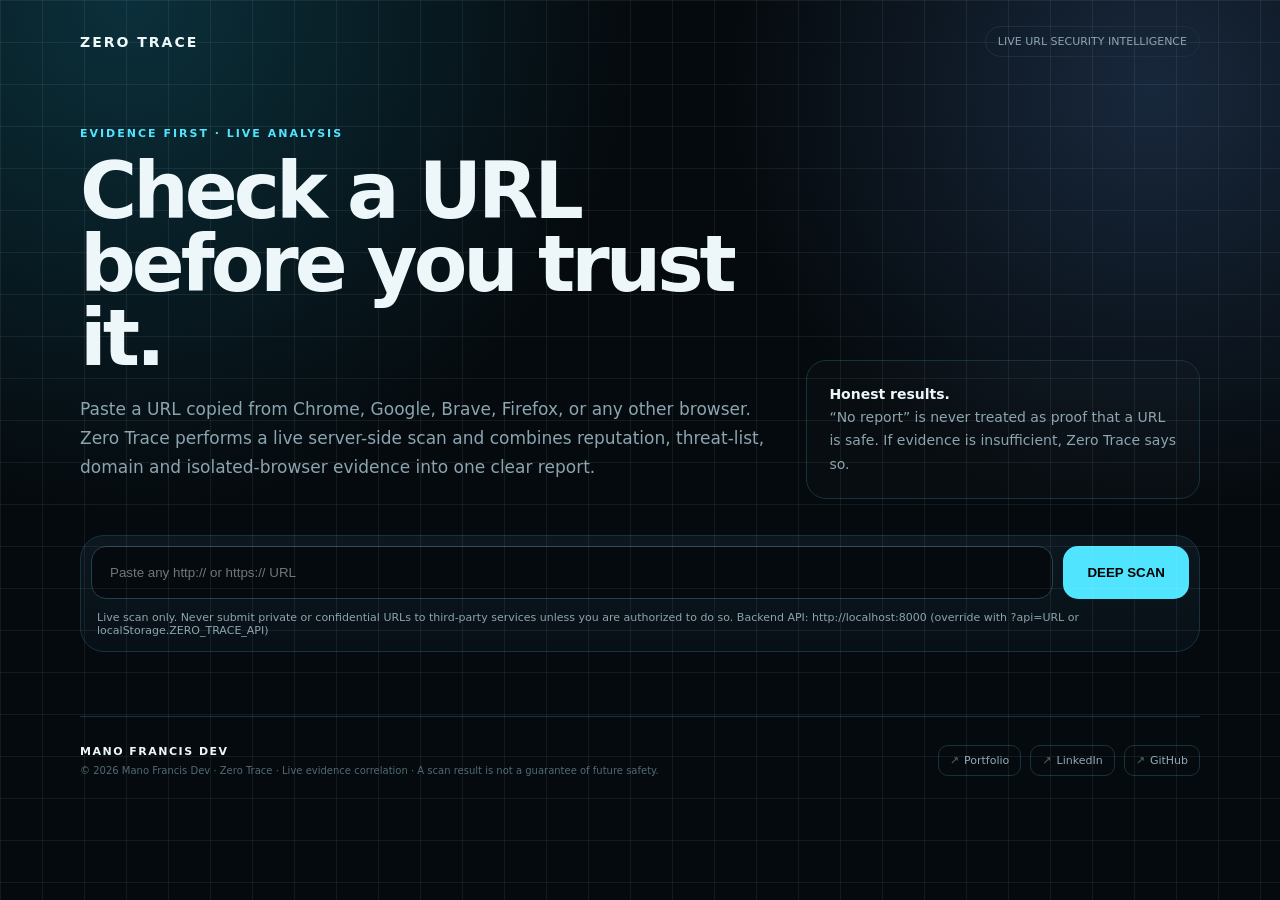
<file: website/index.html>
<!doctype html>
<html lang="en"><head><meta charset="utf-8"><meta name="viewport" content="width=device-width,initial-scale=1">
<title>Zero Trace — Live URL Security Scanner</title>
<meta name="description" content="Zero Trace live URL security scanner. Correlate VirusTotal, Google Web Risk, RDAP and isolated browser evidence.">
<style>
:root{--bg:#050a0e;--p:#0acl141b;--p2:#0d1a22;--line:#19313e;--t:#edf7fa;--m:#8ba4af;--c:#51e4ff;--g:#55e39a;--a:#ffc65c;--r:#ff6378}
*{box-sizing:border-box}body{margin:0;color:var(--t);font:14px Inter,system-ui,sans-serif;background:radial-gradient(circle at 10% 0,#0b303b,transparent 35%),radial-gradient(circle at 90% 10%,#18283c,transparent 30%),var(--bg);min-height:100vh}body:before{content:"";position:fixed;inset:0;pointer-events:none;background-image:linear-gradient(#fff4 1px,transparent 1px),linear-gradient(90deg,#fff4 1px,transparent 1px);background-size:42px 42px;opacity:.25}
.wrap{max-width:1160px;margin:auto;padding:26px 20px 70px}.nav{display:flex;justify-content:space-between;align-items:center;margin-bottom:70px}.brand{font-weight:900;letter-spacing:2px}.pill,.hint{color:var(--m);font-size:11px}.pill{border:1px solid var(--line);padding:8px 12px;border-radius:99px}
.hero{display:grid;grid-template-columns:1.15fr .65fr;gap:30px}.ey{color:var(--c);font-size:11px;font-weight:900;letter-spacing:2px;text-transform:uppercase}.hero h1{font-size:clamp(44px,7vw,78px);line-height:.94;letter-spacing:-4px;margin:15px 0 20px}.hero p{color:var(--m);font-size:17px;line-height:1.7;max-width:700px}.note{border:1px solid var(--line);background:#ffffff03;padding:22px;border-radius:20px;align-self:end;line-height:1.65;color:var(--m)}.note b{color:var(--t)}
.scan{margin-top:36px;border:1px solid var(--line);border-radius:24px;background:linear-gradient(180deg,#0c171f,#071016);padding:10px}.row{display:flex;gap:10px}.row input{flex:1;min-width:0;background:#050a0f;color:#fff;border:1px solid #24414e;border-radius:15px;padding:18px;outline:none}.row input:focus{border-color:var(--c);box-shadow:0 0 0 3px #51e4ff15}.row button{border:0;border-radius:15px;background:var(--c);font-weight:900;padding:0 24px;cursor:pointer}.row button:disabled{opacity:.5}.hint{padding:12px 6px 4px}.status{display:none;margin-top:18px;padding:16px;border:1px solid var(--line);border-radius:16px;color:var(--m);background:linear-gradient(180deg,#0c1820,#081117);position:relative;overflow:hidden}.status.show{display:block}.status.scan-active{color:var(--t);border-color:#51e4ff38}.status-label{display:flex;align-items:center;justify-content:space-between;gap:12px;font-size:11px;font-weight:900;letter-spacing:1.4px;text-transform:uppercase}.scan-live-dot{width:7px;height:7px;border-radius:50%;background:var(--c);box-shadow:0 0 14px var(--c);animation:pulse 1s ease-in-out infinite}.scan-track{height:3px;margin-top:12px;border-radius:99px;background:#ffffff0a;overflow:hidden}.scan-track i{display:block;width:34%;height:100%;border-radius:inherit;background:linear-gradient(90deg,transparent,var(--c),var(--g),transparent);animation:scanline 1.05s linear infinite}.status.done{border-color:#55e39a38}.status.done .scan-live-dot{background:var(--g);box-shadow:0 0 14px var(--g);animation:none}.status.done .scan-track i{width:100%;animation:none;background:linear-gradient(90deg,var(--g),var(--c))}.err{color:var(--r)}@keyframes scanline{from{transform:translateX(-150%)}to{transform:translateX(320%)}}@keyframes pulse{0%,100%{opacity:.35;transform:scale(.75)}50%{opacity:1;transform:scale(1)}}
.result{display:none;margin-top:22px}.result.show{display:block}.summary,.card{background:var(--p);border:1px solid var(--line);border-radius:22px}.summary{padding:24px}.top{display:flex;justify-content:space-between;gap:20px}.host{color:var(--m);font-size:12px;word-break:break-all;margin-top:8px}.verdict{font-size:25px;font-weight:900;margin-top:8px}.score{font-size:43px;font-weight:900;letter-spacing:-2px;text-align:right}.score small{font-size:11px;color:var(--m);letter-spacing:0}.rec{margin-top:18px;padding:15px;border-radius:14px;background:#ffffff04;color:#c8d7dd;line-height:1.6}
.grid{display:grid;grid-template-columns:1.15fr .85fr;gap:20px;margin-top:20px}.card{padding:20px}.card h2{font-size:12px;letter-spacing:1px;margin:0 0 15px}.finding,.provider,.det{padding:13px 0;border-top:1px solid #ffffff0b}.finding:first-child,.provider:first-child{border-top:0}.tag{font-size:9px;font-weight:900;padding:4px 7px;border-radius:99px;margin-right:7px}.CRITICAL,.HIGH{color:var(--r);background:#ff63781c}.MEDIUM{color:var(--a);background:#ffc65c1b}.LOW{color:var(--c);background:#51e4ff13}.finding b,.provider b{font-size:12px}.finding p{color:var(--m);font-size:12px;line-height:1.5;margin:6px 0}.src,.det span{color:#657e89;font-size:10px}.provider{display:flex;justify-content:space-between;gap:12px}.state{font-size:10px;font-weight:900;text-align:right}.good{color:var(--g)}.warn{color:var(--a)}.bad{color:var(--r)}.neutral{color:var(--m)}.meta{color:#617b86;font-size:10px;line-height:1.7;margin-top:18px}.foot{margin-top:64px;padding:28px 0 8px;border-top:1px solid var(--line);display:flex;justify-content:space-between;align-items:center;gap:24px;color:#607984;font-size:11px}.foot-brand{color:var(--t);font-weight:900;letter-spacing:1.5px;margin-bottom:7px}.foot-copy{color:#506a75;font-size:10px}.foot-links{display:flex;gap:9px;flex-wrap:wrap;justify-content:flex-end}.foot-links a{color:#91aab5;text-decoration:none;border:1px solid var(--line);border-radius:10px;padding:8px 11px;transition:.18s ease}.foot-links a:hover{color:var(--c);border-color:#51e4ff45;transform:translateY(-2px);background:#51e4ff08}.foot-links a span{color:#506a75;margin-right:5px}@media(max-width:820px){.foot{flex-direction:column;align-items:flex-start}.foot-links{justify-content:flex-start}}
@media(max-width:820px){.hero,.grid{grid-template-columns:1fr}.top{flex-direction:column}.score{text-align:left}.row{flex-direction:column}.row button{height:52px}.nav{margin-bottom:45px}}
</style></head><body><div class="wrap">
<nav class="nav"><div class="brand">ZERO TRACE</div><div class="pill">LIVE URL SECURITY INTELLIGENCE</div></nav>
<section class="hero"><div><div class="ey">Evidence first · live analysis</div><h1>Check a URL before you trust it.</h1><p>Paste a URL copied from Chrome, Google, Brave, Firefox, or any other browser. Zero Trace performs a live server-side scan and combines reputation, threat-list, domain and isolated-browser evidence into one clear report.</p></div><div class="note"><b>Honest results.</b><br>“No report” is never treated as proof that a URL is safe. If evidence is insufficient, Zero Trace says so.</div></section>
<section class="scan"><form id="form" class="row"><input id="url" placeholder="Paste any http:// or https:// URL" autocomplete="off"><button id="go">DEEP SCAN</button></form><div class="hint">Live scan only. Never submit private or confidential URLs to third-party services unless you are authorized to do so. Backend API: <span id="apiHint"></span> (override with ?api=URL or localStorage.ZERO_TRACE_API)</div><div id="status" class="status" aria-live="polite"><div class="status-label"><span id="statusText">READY TO SCAN</span><span id="statusDot" class="scan-live-dot"></span></div><div class="scan-track" aria-hidden="true"><i></i></div></div></section>
<section id="result" class="result"><div class="summary"><div class="top"><div><div class="ey">Scan verdict</div><div id="verdict" class="verdict">—</div><div id="host" class="host">—</div></div><div><div id="score" class="score">—</div><small>evidence-based score · not probability</small></div></div><div id="rec" class="rec">—</div></div>
<div class="grid"><div class="card"><h2>SECURITY FINDINGS</h2><div id="findings"></div></div><div class="card"><h2>LIVE PROVIDER RESULTS</h2><div id="providers"></div><div id="dets" style="display:none"><h2 style="margin-top:20px">NAMED THREATS / DETECTIONS</h2><div id="detlist"></div></div></div></div><div id="meta" class="meta"></div></section>
<footer class="foot"><div><div class="foot-brand">MANO FRANCIS DEV</div><div class="foot-copy">© 2026 Mano Francis Dev · Zero Trace · Live evidence correlation · A scan result is not a guarantee of future safety.</div></div><div class="foot-links"><a href="https://manofrancis-dev.github.io/manofrancis-portfolio/" target="_blank" rel="noopener noreferrer"><span>↗</span>Portfolio</a><a href="https://www.linkedin.com/in/manofrancis-dev/" target="_blank" rel="noopener noreferrer"><span>↗</span>LinkedIn</a><a href="https://github.com/manofrancis-dev" target="_blank" rel="noopener noreferrer"><span>↗</span>GitHub</a></div></footer></div>
<script>
const API=(()=>{
  try{
    const q=new URLSearchParams(location.search).get("api");
    if(q)return q.replace(/\/+$/,"");
    const stored=localStorage.getItem("ZERO_TRACE_API");
    if(stored)return stored.replace(/\/+$/,"");
  }catch(e){}
  return (window.ZERO_TRACE_API||"http://localhost:8000").replace(/\/+$/,"");
})(), $=id=>document.getElementById(id);
let activeScanToken=0; setTimeout(()=>{const el=document.getElementById("apiHint"); if(el) el.textContent=API;},0);
let activeController=null;
const esc=v=>String(v??"").replace(/[&<>"']/g,m=>({"&":"&amp;","<":"&lt;",">":"&gt;","\"":"&quot;","'":"&#039;"}[m]));
function cls(s){return /MALICIOUS|THREAT|FAILED|ERROR/.test(s)?"bad":/SUSPICIOUS|PENDING|REVIEW/.test(s)?"warn":/FOUND|ANALYZED|NO_MATCH|NO_EXISTING|NO_KNOWN/.test(s)?"good":"neutral"}
function prov(name,p){
  if(!p)return `<div class="provider"><b>${esc(name)}</b><span class="state neutral">NO DATA</span></div>`;
  const status=String(p.status||"UNKNOWN"); let detail=status.replaceAll("_"," ");
  if(name==="VirusTotal"&&(status==="FOUND"||status==="ANALYZED")){const x=p.stats||{};detail=`${x.malicious||0} malicious · ${x.suspicious||0} suspicious · ${x.harmless||0} harmless · ${x.undetected||0} undetected${status==="ANALYZED"?" · fresh analysis":""}`;}
  if(name==="VirusTotal File"&&status==="FOUND"){const x=p.stats||{};detail=`APK/file: ${x.malicious||0} malicious · ${x.suspicious||0} suspicious · SHA-256 ${String(p.sha256||"").slice(0,16)}…`;}
  if(name==="Google Web Risk"&&status==="THREAT_FOUND")detail=`THREAT: ${(p.threats||[]).join(", ")||"unsafe resource"}`;
  if(name==="RDAP"&&status==="FOUND")detail=`Registration ${p.registration?new Date(p.registration).toLocaleDateString():"unknown"} · ${p.nameservers?.length||0} nameservers · DNSSEC ${p.secure_dns?"signed":"not signed"}`;
  if(name==="Dynamic Sandbox"&&status==="ANALYZED")detail=`${p.verdict||"ANALYZED"} · ${p.redirect_count||0} redirects · ${p.download_count||0} downloads · ${p.request_count||0} responses`;
  if(status==="ANALYSIS_PENDING")detail="VirusTotal accepted a fresh scan, but the analysis is still pending. Zero Trace does not treat pending data as clean.";
  if(status==="REFRESH_FAILED")detail="Fresh VirusTotal analysis could not be started; the displayed report is existing provider evidence only.";
  if(status==="NO_EXISTING_REPORT")detail="No existing provider report; this is not proof of safety.";
  if(status==="NOT_CONFIGURED")detail="Provider key/configuration is not present.";
  return `<div class="provider"><div><b>${esc(name)}</b><div class="src">${esc(detail)}</div></div><span class="state ${cls(status)}">${esc(status.replaceAll("_"," "))}</span></div>`;
}
async function session(controller){const r=await fetch(API+"/api/v1/browser-session",{method:"POST",credentials:"include",cache:"no-store",signal:controller.signal,headers:{Accept:"application/json","Cache-Control":"no-cache"}});if(!r.ok)throw Error("Secure scan session failed ("+r.status+").")}
async function scan(u,token){if(activeController)activeController.abort();const controller=new AbortController();activeController=controller;const clientScanId="ZT-UI-"+Date.now().toString(36)+"-"+token;await session(controller);const r=await fetch(API+"/api/v1/browser-scan",{method:"POST",credentials:"include",cache:"no-store",signal:controller.signal,headers:{"Content-Type":"application/json",Accept:"application/json","Cache-Control":"no-cache"},body:JSON.stringify({url:u,client_scan_id:clientScanId})});const d=await r.json().catch(()=>({}));if(!r.ok)throw Error(d.detail||"Scan failed ("+r.status+").");if(token!==activeScanToken)throw Error("Scan superseded by a newer request.");return d}
$("form").onsubmit=async e=>{e.preventDefault();const u=$("url").value.trim();if(!u)return;const token=++activeScanToken;const status=$("status"),statusText=$("statusText"),go=$("go");go.disabled=true;go.textContent="SCANNING…";$("result").classList.remove("show");status.className="status show scan-active";statusText.textContent="SCANNING · ANALYZING LIVE EVIDENCE";try{const payload=await scan(u,token);if(token!==activeScanToken)return;render(payload);status.className="status show done";statusText.textContent="SCAN COMPLETE · LIVE RESULTS READY";go.textContent="COMPLETED"}catch(x){if(x?.name==="AbortError"||token!==activeScanToken)return;status.className="status show err";statusText.textContent="SCAN FAILED · "+(x.message||"Unable to complete scan");go.textContent="DEEP SCAN"}finally{if(token===activeScanToken){go.disabled=false;activeController=null}}}
$("url").addEventListener("input",()=>{if($("go").textContent!=="SCANNING…")$("go").textContent="DEEP SCAN";$("status").classList.remove("done");});
function render(d){
  $("result").classList.add("show"); const s=d.summary||{}; const score=s.score;
  $("verdict").textContent=s.verdict||"INSUFFICIENT EVIDENCE"; $("host").textContent=d.target?.url||""; $("score").textContent=score==null?"—":String(score)+"/100";
  $("rec").innerHTML="<b>Recommendation:</b> "+esc(s.recommendation||"");
  const f=d.findings||[]; $("findings").innerHTML=f.length?f.map(x=>`<div class="finding"><div><span class="tag ${esc(x.severity)}">${esc(x.severity)}</span><b>${esc(x.title)}</b></div><p>${esc(x.detail)}</p><div class="src">${esc(x.source)}</div></div>`).join(""):"<div class='finding'><b>No threat finding returned</b><p>No provider or local finding crossed the scanner's configured thresholds.</p></div>";
  const p=d.providers||{}; $("providers").innerHTML=[prov("VirusTotal",p.VirusTotal),prov("VirusTotal File",p["VirusTotal File"]),prov("Google Web Risk",p["Google Web Risk"]),prov("RDAP",p.RDAP),prov("Dynamic Sandbox",p["Dynamic Sandbox"])].join("");
  const ds=d.detections||[]; const names=d.threat_names||[]; $("dets").style.display=(ds.length||names.length)?"block":"none"; $("detlist").innerHTML=(names.length?`<div class="det"><b>Provider threat names</b> <span>· ${esc(names.join(" · "))}</span></div>`:"")+ds.map(x=>`<div class="det"><b>${esc(x.result)}</b> <span>· ${esc(x.engine)} · ${esc(x.category)}</span></div>`).join("");
  $("meta").innerHTML=`Confidence: <b>${esc(s.confidence||"—")}</b> · Evidence: <b>${esc(s.evidence_count??"—")}</b> · Providers reporting: <b>${esc(d.correlation?.reporting_providers??0)}/${esc(d.correlation?.available_provider_count??0)}</b><br>${esc(s.score_definition||"")}<br>${esc(s.coverage_note||"")}<br>Scan ID: <b>${esc(d.scan_id||"—")}</b> · ${esc(d.scanned_at||"")}`;
}
</script></body></html>
</file>
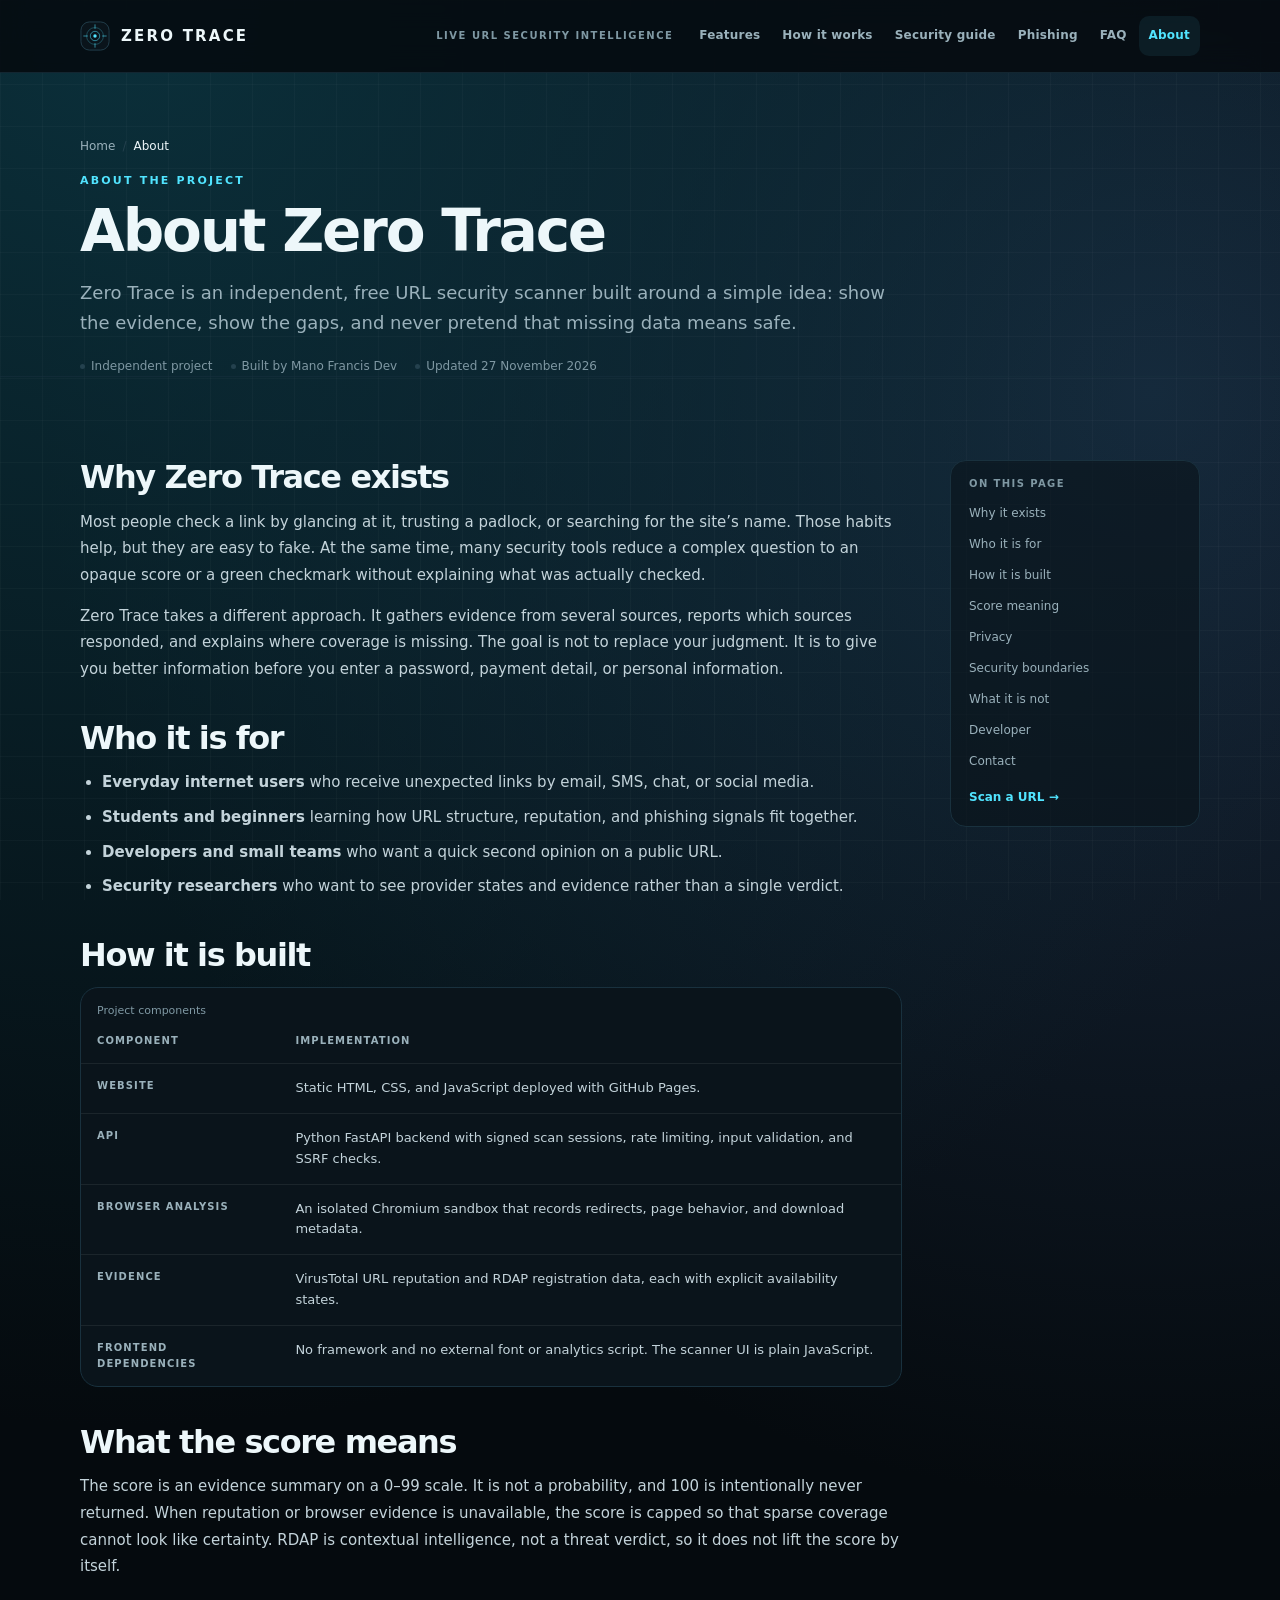
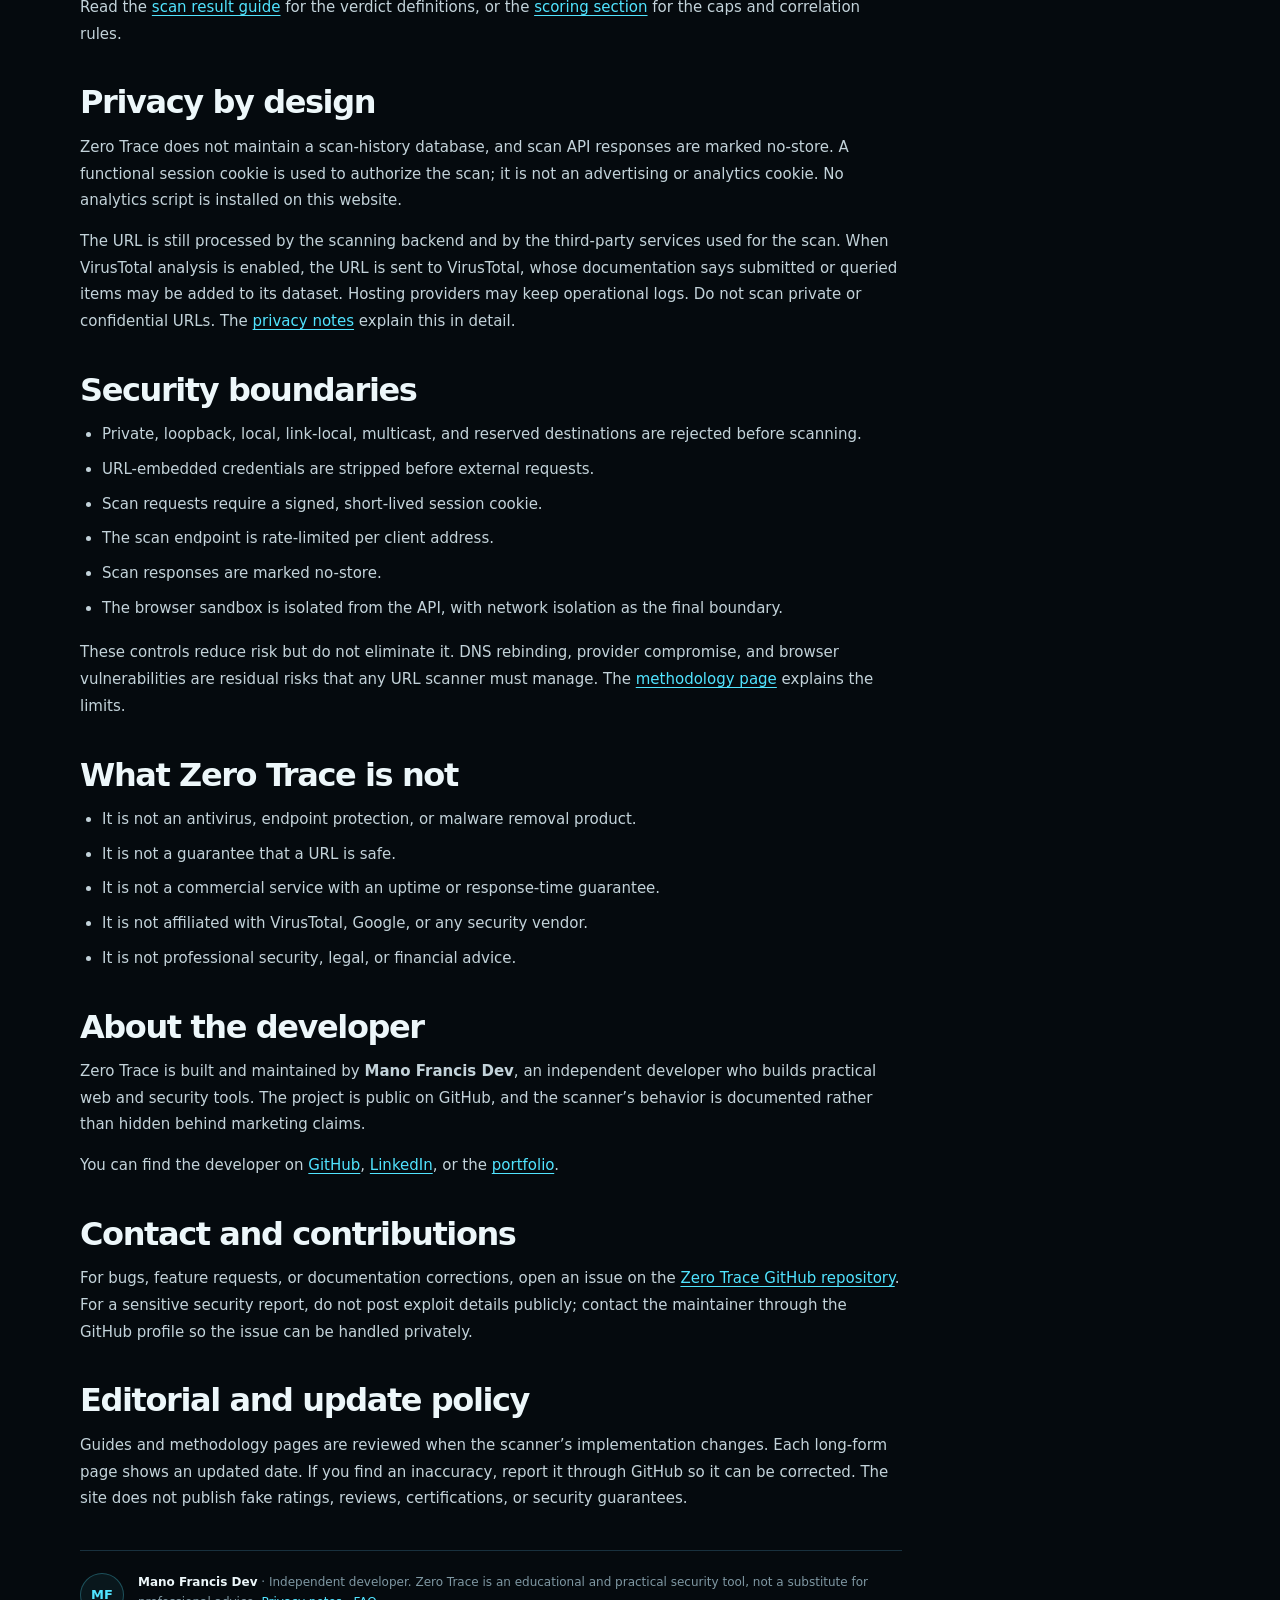
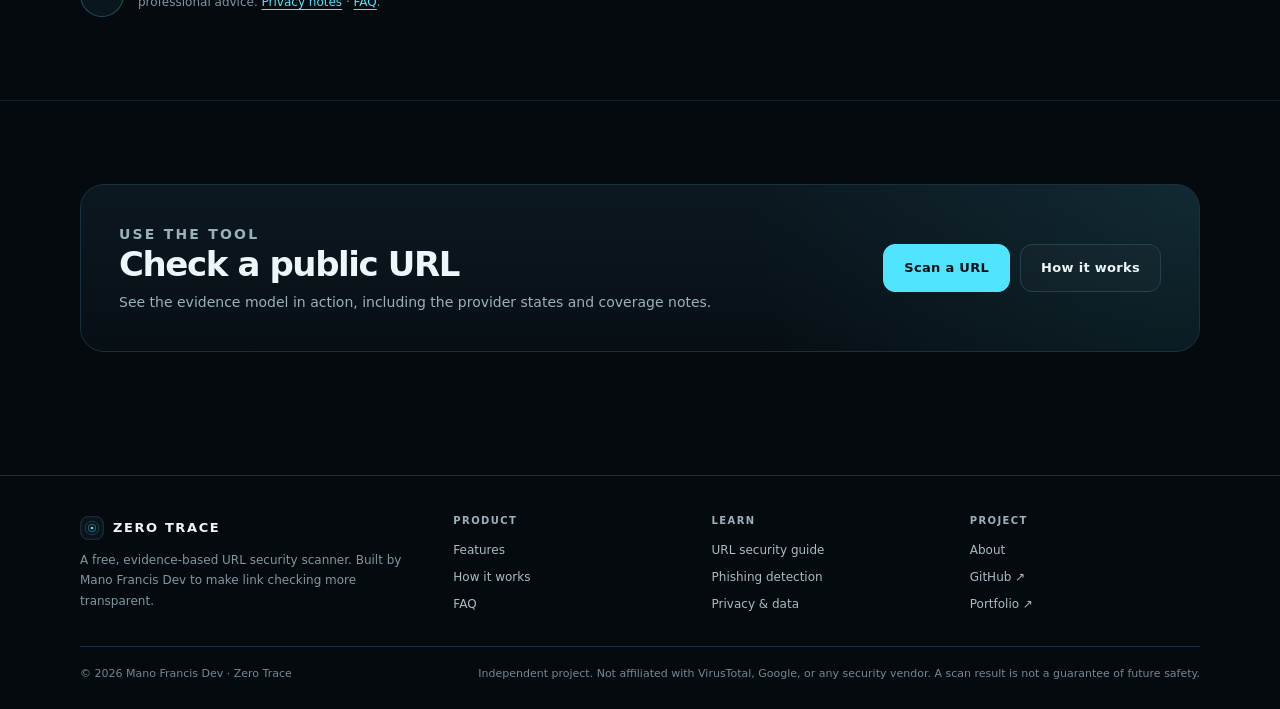
<file: docs/about/index.html>
<!doctype html>
<html lang="en">
<head>
  <meta charset="utf-8">
  <meta name="viewport" content="width=device-width, initial-scale=1">
  <title>About Zero Trace and Mano Francis Dev | Evidence-Based URL Scanner</title>
  <meta name="description" content="Learn who built Zero Trace, how the scanner is designed, which evidence sources it uses, and what its results can and cannot tell you. Created by Mano Francis Dev.">
  <meta name="robots" content="index, follow, max-snippet:-1, max-image-preview:large, max-video-preview:-1">
  <meta name="author" content="Mano Francis Dev">
  <meta name="theme-color" content="#050a0e">
  <link rel="canonical" href="https://manofrancis-dev.github.io/ZeroTrace/about/">

  <meta property="og:type" content="website">
  <meta property="og:site_name" content="Zero Trace">
  <meta property="og:locale" content="en_US">
  <meta property="og:title" content="About Zero Trace and Mano Francis Dev | Evidence-Based URL Scanner">
  <meta property="og:description" content="Who built Zero Trace, how it is designed, which evidence sources it uses, and what its results can and cannot tell you. Created by Mano Francis Dev.">
  <meta property="og:url" content="https://manofrancis-dev.github.io/ZeroTrace/about/">
  <meta property="og:image" content="https://manofrancis-dev.github.io/ZeroTrace/assets/img/og-zero-trace-url-scanner.png">
  <meta property="og:image:width" content="1200">
  <meta property="og:image:height" content="630">
  <meta property="og:image:alt" content="Zero Trace wordmark on a dark cybersecurity grid with the headline Check a URL before you trust it.">
  <meta name="twitter:card" content="summary_large_image">
  <meta name="twitter:title" content="About Zero Trace and Mano Francis Dev | Evidence-Based URL Scanner">
  <meta name="twitter:description" content="Who built Zero Trace, how it is designed, which evidence sources it uses, and what its results can and cannot tell you. Created by Mano Francis Dev.">
  <meta name="twitter:image" content="https://manofrancis-dev.github.io/ZeroTrace/assets/img/og-zero-trace-url-scanner.png">
  <meta name="twitter:image:alt" content="Zero Trace wordmark on a dark cybersecurity grid with the headline Check a URL before you trust it.">

  <link rel="icon" type="image/svg+xml" href="../assets/img/favicon.svg">
  <link rel="icon" type="image/png" sizes="32x32" href="../assets/img/favicon-32.png">
  <link rel="apple-touch-icon" sizes="180x180" href="../assets/img/apple-touch-icon.png">
  <link rel="stylesheet" href="../assets/css/site.css">

  <script type="application/ld+json">
  {
    "@context": "https://schema.org",
    "@graph": [
      {
        "@type": ["AboutPage", "ProfilePage"],
        "@id": "https://manofrancis-dev.github.io/ZeroTrace/about/#webpage",
        "url": "https://manofrancis-dev.github.io/ZeroTrace/about/",
        "name": "About Zero Trace | Evidence-Based URL Security Scanner",
        "description": "Learn who built Zero Trace, how the scanner is designed, which evidence sources it uses, and what its results can and cannot tell you.",
        "isPartOf": { "@id": "https://manofrancis-dev.github.io/ZeroTrace/#website" },
        "about": { "@id": "https://manofrancis-dev.github.io/ZeroTrace/#person" },
        "inLanguage": "en"
      },
      {
        "@type": "Person",
        "@id": "https://manofrancis-dev.github.io/ZeroTrace/#person",
        "name": "Mano Francis Dev",
        "url": "https://manofrancis-dev.github.io/manofrancis-portfolio/",
        "jobTitle": "Developer",
        "mainEntityOfPage": { "@id": "https://manofrancis-dev.github.io/ZeroTrace/about/#webpage" },
        "description": "Independent developer building practical web and security tools, including Zero Trace.",
        "sameAs": [
          "https://github.com/manofrancis-dev",
          "https://www.linkedin.com/in/manofrancis-dev/"
        ],
        "knowsAbout": [
          "Web security",
          "URL security analysis",
          "Phishing detection",
          "Web development"
        ]
      },
      {
        "@type": "BreadcrumbList",
        "@id": "https://manofrancis-dev.github.io/ZeroTrace/about/#breadcrumbs",
        "itemListElement": [
          { "@type": "ListItem", "position": 1, "name": "Home", "item": "https://manofrancis-dev.github.io/ZeroTrace/" },
          { "@type": "ListItem", "position": 2, "name": "About", "item": "https://manofrancis-dev.github.io/ZeroTrace/about/" }
        ]
      }
    ]
  }
  </script>
</head>
<body>
  <a class="skip-link" href="#main">Skip to main content</a>

  <header class="site-header">
    <div class="wrap header-inner">
      <a class="brand" href="../" aria-label="Zero Trace home">
        <svg class="brand-mark" viewBox="0 0 32 32" aria-hidden="true" focusable="false">
          <rect x="1" y="1" width="30" height="30" rx="9" fill="#0a141b" stroke="#24414e"></rect>
          <circle cx="16" cy="16" r="9" fill="none" stroke="#51e4ff" stroke-opacity=".28"></circle>
          <circle cx="16" cy="16" r="5" fill="none" stroke="#51e4ff" stroke-opacity=".55"></circle>
          <circle cx="16" cy="16" r="1.8" fill="#51e4ff"></circle>
          <path d="M16 4v4M16 24v4M4 16h4M24 16h4" stroke="#51e4ff" stroke-opacity=".6" stroke-linecap="round"></path>
        </svg>
        <span>ZERO TRACE</span>
      </a>
      <div class="header-right">
        <span class="header-badge">LIVE URL SECURITY INTELLIGENCE</span>
        <nav class="site-nav" aria-label="Primary">
          <a href="../features/">Features</a>
          <a href="../how-it-works/">How it works</a>
          <a href="../url-security-guide/">Security guide</a>
          <a href="../phishing-detection/">Phishing</a>
          <a href="../faq/">FAQ</a>
          <a href="../about/" aria-current="page">About</a>
        </nav>
      </div>
    </div>
  </header>

  <main id="main">
    <section class="section page-hero" aria-labelledby="page-title">
      <div class="wrap">
        <nav class="breadcrumbs" aria-label="Breadcrumb">
          <ol>
            <li><a href="../">Home</a></li>
            <li aria-current="page">About</li>
          </ol>
        </nav>
        <p class="eyebrow">About the project</p>
        <h1 id="page-title">About Zero Trace</h1>
        <p class="lead">Zero Trace is an independent, free URL security scanner built around a simple idea: show the evidence, show the gaps, and never pretend that missing data means safe.</p>
        <div class="page-meta"><span>Independent project</span><span>Built by Mano Francis Dev</span><span>Updated 27 November 2026</span></div>
      </div>
    </section>

    <section class="section">
      <div class="wrap article-layout">
        <article class="prose">
          <h2 id="why">Why Zero Trace exists</h2>
          <p>Most people check a link by glancing at it, trusting a padlock, or searching for the site’s name. Those habits help, but they are easy to fake. At the same time, many security tools reduce a complex question to an opaque score or a green checkmark without explaining what was actually checked.</p>
          <p>Zero Trace takes a different approach. It gathers evidence from several sources, reports which sources responded, and explains where coverage is missing. The goal is not to replace your judgment. It is to give you better information before you enter a password, payment detail, or personal information.</p>

          <h2 id="audience">Who it is for</h2>
          <ul>
            <li><strong>Everyday internet users</strong> who receive unexpected links by email, SMS, chat, or social media.</li>
            <li><strong>Students and beginners</strong> learning how URL structure, reputation, and phishing signals fit together.</li>
            <li><strong>Developers and small teams</strong> who want a quick second opinion on a public URL.</li>
            <li><strong>Security researchers</strong> who want to see provider states and evidence rather than a single verdict.</li>
          </ul>

          <h2 id="built">How it is built</h2>
          <div class="table-wrap">
            <table>
              <caption>Project components</caption>
              <thead>
                <tr><th scope="col">Component</th><th scope="col">Implementation</th></tr>
              </thead>
              <tbody>
                <tr><th scope="row">Website</th><td>Static HTML, CSS, and JavaScript deployed with GitHub Pages.</td></tr>
                <tr><th scope="row">API</th><td>Python FastAPI backend with signed scan sessions, rate limiting, input validation, and SSRF checks.</td></tr>
                <tr><th scope="row">Browser analysis</th><td>An isolated Chromium sandbox that records redirects, page behavior, and download metadata.</td></tr>
                <tr><th scope="row">Evidence</th><td>VirusTotal URL reputation and RDAP registration data, each with explicit availability states.</td></tr>
                <tr><th scope="row">Frontend dependencies</th><td>No framework and no external font or analytics script. The scanner UI is plain JavaScript.</td></tr>
              </tbody>
            </table>
          </div>

          <h2 id="score">What the score means</h2>
          <p>The score is an evidence summary on a 0–99 scale. It is not a probability, and 100 is intentionally never returned. When reputation or browser evidence is unavailable, the score is capped so that sparse coverage cannot look like certainty. RDAP is contextual intelligence, not a threat verdict, so it does not lift the score by itself.</p>
          <p>Read the <a href="../#results">scan result guide</a> for the verdict definitions, or the <a href="../features/#scoring">scoring section</a> for the caps and correlation rules.</p>

          <h2 id="privacy">Privacy by design</h2>
          <p>Zero Trace does not maintain a scan-history database, and scan API responses are marked no-store. A functional session cookie is used to authorize the scan; it is not an advertising or analytics cookie. No analytics script is installed on this website.</p>
          <p>The URL is still processed by the scanning backend and by the third-party services used for the scan. When VirusTotal analysis is enabled, the URL is sent to VirusTotal, whose documentation says submitted or queried items may be added to its dataset. Hosting providers may keep operational logs. Do not scan private or confidential URLs. The <a href="../privacy/">privacy notes</a> explain this in detail.</p>

          <h2 id="security">Security boundaries</h2>
          <ul>
            <li>Private, loopback, local, link-local, multicast, and reserved destinations are rejected before scanning.</li>
            <li>URL-embedded credentials are stripped before external requests.</li>
            <li>Scan requests require a signed, short-lived session cookie.</li>
            <li>The scan endpoint is rate-limited per client address.</li>
            <li>Scan responses are marked no-store.</li>
            <li>The browser sandbox is isolated from the API, with network isolation as the final boundary.</li>
          </ul>
          <p>These controls reduce risk but do not eliminate it. DNS rebinding, provider compromise, and browser vulnerabilities are residual risks that any URL scanner must manage. The <a href="../how-it-works/">methodology page</a> explains the limits.</p>

          <h2 id="not">What Zero Trace is not</h2>
          <ul>
            <li>It is not an antivirus, endpoint protection, or malware removal product.</li>
            <li>It is not a guarantee that a URL is safe.</li>
            <li>It is not a commercial service with an uptime or response-time guarantee.</li>
            <li>It is not affiliated with VirusTotal, Google, or any security vendor.</li>
            <li>It is not professional security, legal, or financial advice.</li>
          </ul>

          <h2 id="developer">About the developer</h2>
          <p>Zero Trace is built and maintained by <strong>Mano Francis Dev</strong>, an independent developer who builds practical web and security tools. The project is public on GitHub, and the scanner’s behavior is documented rather than hidden behind marketing claims.</p>
          <p>You can find the developer on <a href="https://github.com/manofrancis-dev" target="_blank" rel="noopener noreferrer">GitHub</a>, <a href="https://www.linkedin.com/in/manofrancis-dev/" target="_blank" rel="noopener noreferrer">LinkedIn</a>, or the <a href="https://manofrancis-dev.github.io/manofrancis-portfolio/" target="_blank" rel="noopener noreferrer">portfolio</a>.</p>

          <h2 id="contact">Contact and contributions</h2>
          <p>For bugs, feature requests, or documentation corrections, open an issue on the <a href="https://github.com/manofrancis-dev/ZeroTrace" target="_blank" rel="noopener noreferrer">Zero Trace GitHub repository</a>. For a sensitive security report, do not post exploit details publicly; contact the maintainer through the GitHub profile so the issue can be handled privately.</p>

          <h2 id="editorial">Editorial and update policy</h2>
          <p>Guides and methodology pages are reviewed when the scanner’s implementation changes. Each long-form page shows an updated date. If you find an inaccuracy, report it through GitHub so it can be corrected. The site does not publish fake ratings, reviews, certifications, or security guarantees.</p>

          <div class="author-box">
            <div class="author-avatar" aria-hidden="true">MF</div>
            <p><b>Mano Francis Dev</b> · Independent developer. Zero Trace is an educational and practical security tool, not a substitute for professional advice. <a href="../privacy/">Privacy notes</a> · <a href="../faq/">FAQ</a>.</p>
          </div>
        </article>

        <aside class="article-aside" aria-label="On this page">
          <h2>On this page</h2>
          <ul>
            <li><a href="#why">Why it exists</a></li>
            <li><a href="#audience">Who it is for</a></li>
            <li><a href="#built">How it is built</a></li>
            <li><a href="#score">Score meaning</a></li>
            <li><a href="#privacy">Privacy</a></li>
            <li><a href="#security">Security boundaries</a></li>
            <li><a href="#not">What it is not</a></li>
            <li><a href="#developer">Developer</a></li>
            <li><a href="#contact">Contact</a></li>
          </ul>
          <a class="aside-cta" href="../#scanner">Scan a URL →</a>
        </aside>
      </div>
    </section>

    <section class="section">
      <div class="wrap">
        <div class="cta-band">
          <div>
            <p class="eyebrow">Use the tool</p>
            <h2>Check a public URL</h2>
            <p>See the evidence model in action, including the provider states and coverage notes.</p>
          </div>
          <div class="cta-actions">
            <a class="btn btn-primary" href="../#scanner">Scan a URL</a>
            <a class="btn" href="../how-it-works/">How it works</a>
          </div>
        </div>
      </div>
    </section>
  </main>

  <footer class="site-footer">
    <div class="wrap">
      <div class="footer-grid">
        <div>
          <a class="footer-brand" href="../" aria-label="Zero Trace home">
            <svg class="brand-mark" viewBox="0 0 32 32" aria-hidden="true" focusable="false">
              <rect x="1" y="1" width="30" height="30" rx="9" fill="#0a141b" stroke="#24414e"></rect>
              <circle cx="16" cy="16" r="9" fill="none" stroke="#51e4ff" stroke-opacity=".28"></circle>
              <circle cx="16" cy="16" r="5" fill="none" stroke="#51e4ff" stroke-opacity=".55"></circle>
              <circle cx="16" cy="16" r="1.8" fill="#51e4ff"></circle>
            </svg>
            <span>ZERO TRACE</span>
          </a>
          <p class="footer-about">A free, evidence-based URL security scanner. Built by Mano Francis Dev to make link checking more transparent.</p>
        </div>
        <div class="footer-col">
          <h2>Product</h2>
          <a href="../features/">Features</a>
          <a href="../how-it-works/">How it works</a>
          <a href="../faq/">FAQ</a>
        </div>
        <div class="footer-col">
          <h2>Learn</h2>
          <a href="../url-security-guide/">URL security guide</a>
          <a href="../phishing-detection/">Phishing detection</a>
          <a href="../privacy/">Privacy &amp; data</a>
        </div>
        <div class="footer-col">
          <h2>Project</h2>
          <a href="../about/">About</a>
          <a href="https://github.com/manofrancis-dev/ZeroTrace" target="_blank" rel="noopener noreferrer">GitHub ↗</a>
          <a href="https://manofrancis-dev.github.io/manofrancis-portfolio/" target="_blank" rel="noopener noreferrer">Portfolio ↗</a>
        </div>
      </div>
      <div class="footer-bottom">
        <p>© 2026 Mano Francis Dev · Zero Trace</p>
        <p class="footer-disclaimer">Independent project. Not affiliated with VirusTotal, Google, or any security vendor. A scan result is not a guarantee of future safety.</p>
      </div>
    </div>
  </footer>
</body>
</html>
</file>
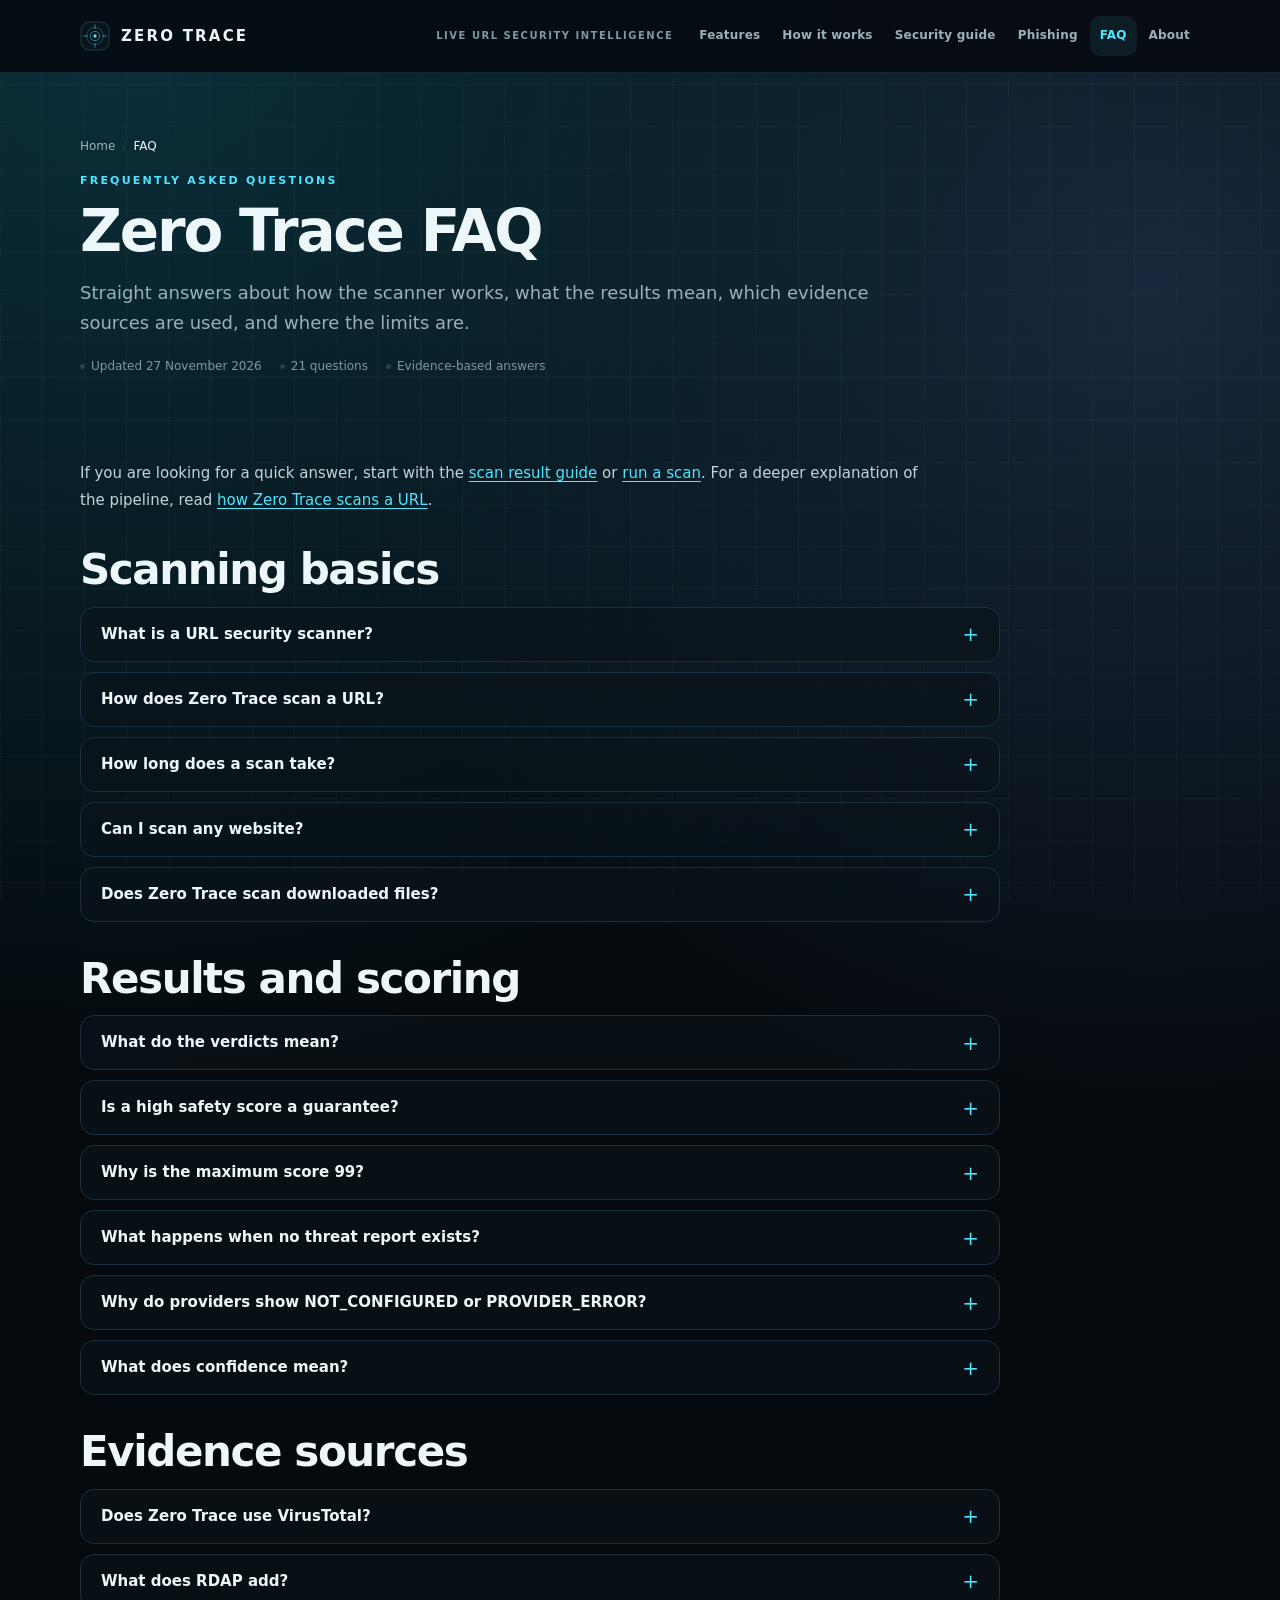
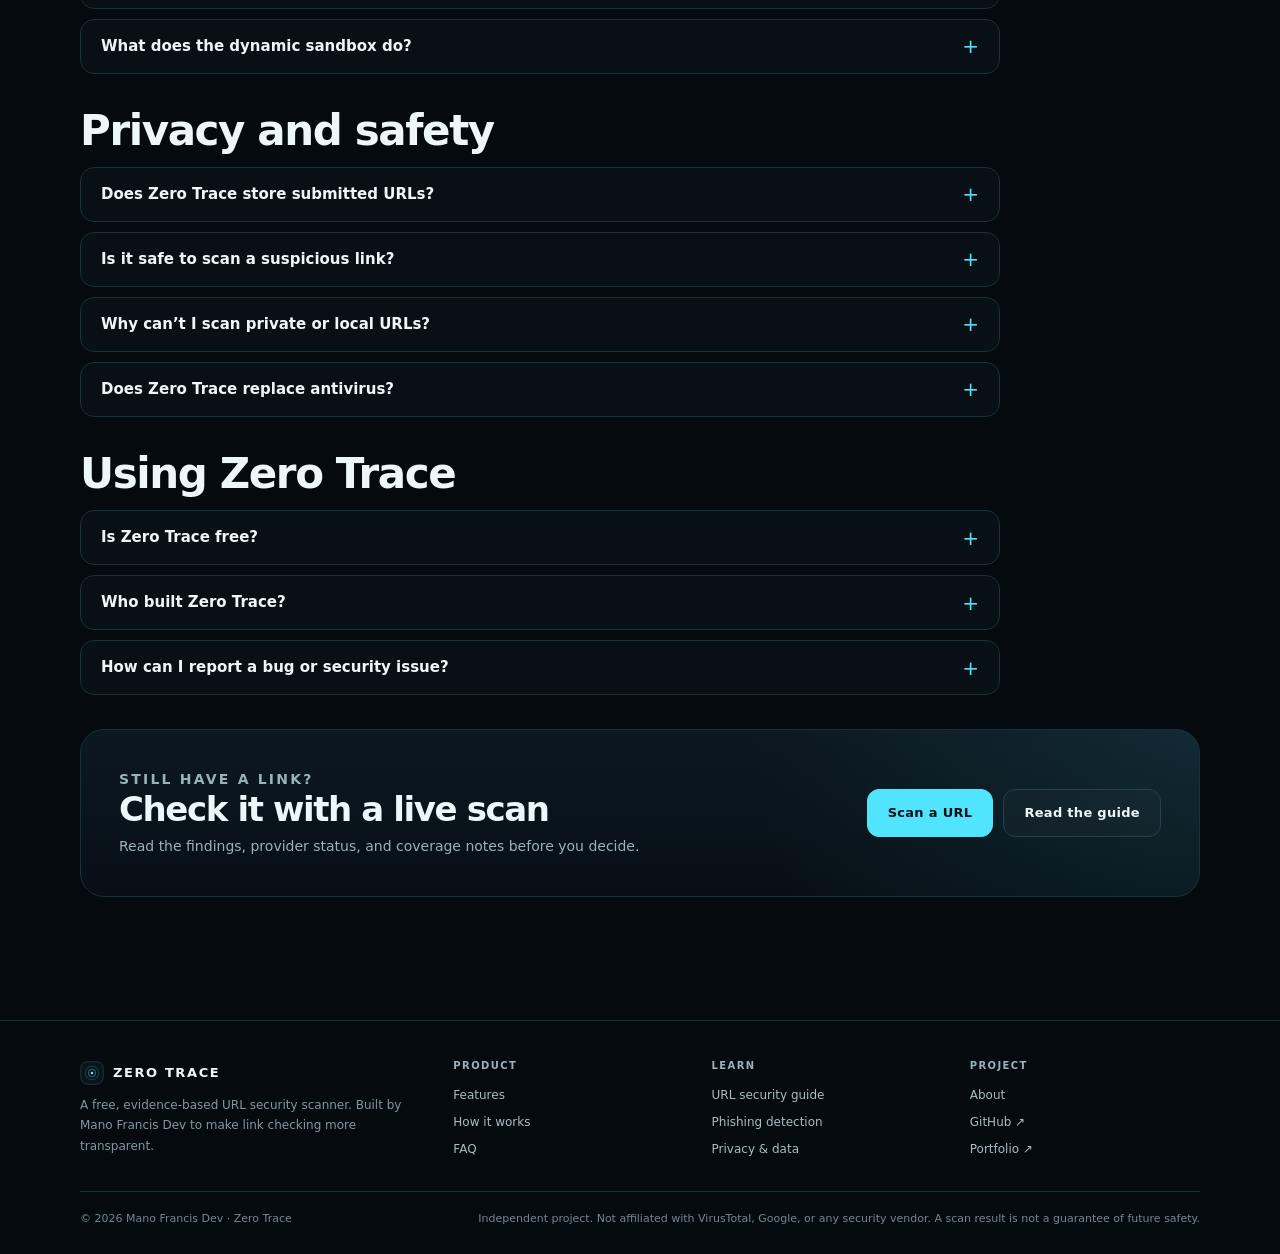
<file: docs/faq/index.html>
<!doctype html>
<html lang="en">
<head>
  <meta charset="utf-8">
  <meta name="viewport" content="width=device-width, initial-scale=1">
  <title>Zero Trace FAQ: URL Scanner Questions Answered</title>
  <meta name="description" content="Answers about Zero Trace URL scans, VirusTotal reports, RDAP data, sandbox analysis, score meaning, privacy, rate limits, and scan limitations.">
  <meta name="robots" content="index, follow, max-snippet:-1, max-image-preview:large, max-video-preview:-1">
  <meta name="author" content="Mano Francis Dev">
  <meta name="theme-color" content="#050a0e">
  <link rel="canonical" href="https://manofrancis-dev.github.io/ZeroTrace/faq/">

  <meta property="og:type" content="website">
  <meta property="og:site_name" content="Zero Trace">
  <meta property="og:locale" content="en_US">
  <meta property="og:title" content="Zero Trace FAQ: URL Scanner Questions Answered">
  <meta property="og:description" content="Answers about URL scans, VirusTotal reports, RDAP data, sandbox analysis, score meaning, privacy, rate limits, and limitations.">
  <meta property="og:url" content="https://manofrancis-dev.github.io/ZeroTrace/faq/">
  <meta property="og:image" content="https://manofrancis-dev.github.io/ZeroTrace/assets/img/og-zero-trace-url-scanner.png">
  <meta property="og:image:width" content="1200">
  <meta property="og:image:height" content="630">
  <meta property="og:image:alt" content="Zero Trace wordmark on a dark cybersecurity grid with the headline Check a URL before you trust it.">
  <meta name="twitter:card" content="summary_large_image">
  <meta name="twitter:title" content="Zero Trace FAQ: URL Scanner Questions Answered">
  <meta name="twitter:description" content="Answers about URL scans, VirusTotal reports, RDAP data, sandbox analysis, score meaning, privacy, rate limits, and limitations.">
  <meta name="twitter:image" content="https://manofrancis-dev.github.io/ZeroTrace/assets/img/og-zero-trace-url-scanner.png">
  <meta name="twitter:image:alt" content="Zero Trace wordmark on a dark cybersecurity grid with the headline Check a URL before you trust it.">

  <link rel="icon" type="image/svg+xml" href="../assets/img/favicon.svg">
  <link rel="icon" type="image/png" sizes="32x32" href="../assets/img/favicon-32.png">
  <link rel="apple-touch-icon" sizes="180x180" href="../assets/img/apple-touch-icon.png">
  <link rel="stylesheet" href="../assets/css/site.css">

  <script type="application/ld+json">
  {
    "@context": "https://schema.org",
    "@graph": [
      {
        "@type": "FAQPage",
        "@id": "https://manofrancis-dev.github.io/ZeroTrace/faq/#faq",
        "url": "https://manofrancis-dev.github.io/ZeroTrace/faq/",
        "name": "Zero Trace FAQ",
        "description": "Answers about Zero Trace URL scans, evidence sources, scoring, privacy, and limitations.",
        "inLanguage": "en",
        "mainEntity": [
          {
            "@type": "Question",
            "name": "What is a URL security scanner?",
            "acceptedAnswer": { "@type": "Answer", "text": "A URL security scanner checks a web address for evidence of phishing, malware, or other risk. Zero Trace combines reputation data, domain registration information, URL heuristics, and isolated browser behavior into one report. It is a decision aid, not a guarantee." }
          },
          {
            "@type": "Question",
            "name": "How does Zero Trace scan a URL?",
            "acceptedAnswer": { "@type": "Answer", "text": "The backend validates the URL, blocks private and reserved destinations, strips URL credentials, and gathers evidence from VirusTotal and RDAP when configured. An isolated Chromium sandbox records redirects, HTTP status, downloads, and suspicious page signals. The scanner then correlates the findings into a 0 to 99 evidence-based score." }
          },
          {
            "@type": "Question",
            "name": "Can I scan any website?",
            "acceptedAnswer": { "@type": "Answer", "text": "You can scan public HTTP and HTTPS URLs. Private, loopback, local, multicast, and reserved destinations are blocked by SSRF protection. Pages that require authentication, block automated browsers, or are only reachable inside a private network may not produce useful evidence. Scans are also rate-limited." }
          },
          {
            "@type": "Question",
            "name": "What do the verdicts mean?",
            "acceptedAnswer": { "@type": "Answer", "text": "MALICIOUS means a provider or sandbox signal crossed the scanner's threat threshold. SUSPICIOUS means risk signals were observed but do not prove malware. NO KNOWN THREAT means no finding crossed the configured thresholds in the available evidence; it is not proof that the site is safe." }
          },
          {
            "@type": "Question",
            "name": "Is a high safety score a guarantee?",
            "acceptedAnswer": { "@type": "Answer", "text": "No. The score is an evidence-based summary on a 0 to 99 scale, not a probability. A high score means fewer threat signals were observed in the available evidence at scan time. It does not guarantee that a site is honest or that it will remain safe." }
          },
          {
            "@type": "Question",
            "name": "What happens when no threat report exists?",
            "acceptedAnswer": { "@type": "Answer", "text": "The report shows NO_EXISTING_REPORT or a similar coverage state. Zero Trace does not convert missing data into a safe verdict. The score is capped when reputation or browser evidence is unavailable, and the recommendation explains that evidence is limited." }
          },
          {
            "@type": "Question",
            "name": "Does Zero Trace use VirusTotal?",
            "acceptedAnswer": { "@type": "Answer", "text": "Yes, when a VirusTotal API key is configured on the backend. The provider card shows whether VirusTotal was available, whether an existing report was found, and whether a fresh analysis completed. The public API is rate-limited, and submitted or queried URLs may be retained by VirusTotal under its terms." }
          },
          {
            "@type": "Question",
            "name": "Does Zero Trace store submitted URLs?",
            "acceptedAnswer": { "@type": "Answer", "text": "Zero Trace does not maintain a scan-history database, and scan responses are marked no-store. The URL is still sent to the scanning backend and to third-party services used for the scan. When VirusTotal analysis is enabled, the URL is sent to VirusTotal, whose documentation says submitted or queried items may be added to its dataset. Hosting providers may keep operational logs. Do not scan private or confidential URLs." }
          },
          {
            "@type": "Question",
            "name": "Why can't I scan private or local URLs?",
            "acceptedAnswer": { "@type": "Answer", "text": "Zero Trace rejects loopback, private, local, link-local, multicast, and reserved destinations before scanning. This SSRF protection prevents the scanner from being used to probe internal services. Authenticated and intranet pages are out of scope." }
          },
          {
            "@type": "Question",
            "name": "Is Zero Trace free?",
            "acceptedAnswer": { "@type": "Answer", "text": "Yes. Zero Trace does not require an account or payment. The scan endpoint is rate-limited to protect the service and third-party provider quotas." }
          }
        ]
      },
      {
        "@type": "WebPage",
        "@id": "https://manofrancis-dev.github.io/ZeroTrace/faq/#webpage",
        "url": "https://manofrancis-dev.github.io/ZeroTrace/faq/",
        "name": "Zero Trace FAQ: URL Scanner Questions Answered",
        "description": "Answers about Zero Trace URL scans, VirusTotal reports, RDAP data, sandbox analysis, score meaning, privacy, rate limits, and scan limitations.",
        "isPartOf": { "@id": "https://manofrancis-dev.github.io/ZeroTrace/#website" },
        "inLanguage": "en"
      },
      {
        "@type": "BreadcrumbList",
        "@id": "https://manofrancis-dev.github.io/ZeroTrace/faq/#breadcrumbs",
        "itemListElement": [
          { "@type": "ListItem", "position": 1, "name": "Home", "item": "https://manofrancis-dev.github.io/ZeroTrace/" },
          { "@type": "ListItem", "position": 2, "name": "FAQ", "item": "https://manofrancis-dev.github.io/ZeroTrace/faq/" }
        ]
      }
    ]
  }
  </script>
</head>
<body>
  <a class="skip-link" href="#main">Skip to main content</a>

  <header class="site-header">
    <div class="wrap header-inner">
      <a class="brand" href="../" aria-label="Zero Trace home">
        <svg class="brand-mark" viewBox="0 0 32 32" aria-hidden="true" focusable="false">
          <rect x="1" y="1" width="30" height="30" rx="9" fill="#0a141b" stroke="#24414e"></rect>
          <circle cx="16" cy="16" r="9" fill="none" stroke="#51e4ff" stroke-opacity=".28"></circle>
          <circle cx="16" cy="16" r="5" fill="none" stroke="#51e4ff" stroke-opacity=".55"></circle>
          <circle cx="16" cy="16" r="1.8" fill="#51e4ff"></circle>
          <path d="M16 4v4M16 24v4M4 16h4M24 16h4" stroke="#51e4ff" stroke-opacity=".6" stroke-linecap="round"></path>
        </svg>
        <span>ZERO TRACE</span>
      </a>
      <div class="header-right">
        <span class="header-badge">LIVE URL SECURITY INTELLIGENCE</span>
        <nav class="site-nav" aria-label="Primary">
          <a href="../features/">Features</a>
          <a href="../how-it-works/">How it works</a>
          <a href="../url-security-guide/">Security guide</a>
          <a href="../phishing-detection/">Phishing</a>
          <a href="../faq/" aria-current="page">FAQ</a>
          <a href="../about/">About</a>
        </nav>
      </div>
    </div>
  </header>

  <main id="main">
    <section class="section page-hero" aria-labelledby="page-title">
      <div class="wrap">
        <nav class="breadcrumbs" aria-label="Breadcrumb">
          <ol>
            <li><a href="../">Home</a></li>
            <li aria-current="page">FAQ</li>
          </ol>
        </nav>
        <p class="eyebrow">Frequently asked questions</p>
        <h1 id="page-title">Zero Trace FAQ</h1>
        <p class="lead">Straight answers about how the scanner works, what the results mean, which evidence sources are used, and where the limits are.</p>
        <div class="page-meta"><span>Updated 27 November 2026</span><span>21 questions</span><span>Evidence-based answers</span></div>
      </div>
    </section>

    <section class="section">
      <div class="wrap">
        <div class="prose" style="margin-bottom:34px">
          <p>If you are looking for a quick answer, start with the <a href="../#results">scan result guide</a> or <a href="../#scanner">run a scan</a>. For a deeper explanation of the pipeline, read <a href="../how-it-works/">how Zero Trace scans a URL</a>.</p>
        </div>

        <h2>Scanning basics</h2>
        <div class="faq" style="margin-bottom:34px">
          <details>
            <summary>What is a URL security scanner?</summary>
            <div class="faq-answer"><p>A URL security scanner checks a web address for evidence of phishing, malware, or other risk. Zero Trace combines reputation data, domain registration information, URL heuristics, and isolated browser behavior into one report. It is a decision aid, not a guarantee.</p></div>
          </details>
          <details>
            <summary>How does Zero Trace scan a URL?</summary>
            <div class="faq-answer"><p>The backend validates the URL, blocks private and reserved destinations, strips URL credentials, and gathers evidence from VirusTotal and RDAP when configured. An isolated Chromium sandbox records redirects, HTTP status, downloads, and suspicious page signals. The scanner then correlates the findings into a 0–99 evidence-based score. The <a href="../how-it-works/">methodology page</a> explains each stage.</p></div>
          </details>
          <details>
            <summary>How long does a scan take?</summary>
            <div class="faq-answer"><p>Many scans complete in seconds, but a scan can take longer when VirusTotal performs a fresh analysis, the sandbox is slow, or the backend is waking from a cold start. The progress bar is an estimate, not a measurement. The result is shown only after the backend responds.</p></div>
          </details>
          <details>
            <summary>Can I scan any website?</summary>
            <div class="faq-answer"><p>You can scan public HTTP and HTTPS URLs. Private, loopback, local, multicast, and reserved destinations are blocked by SSRF protection. Pages that require authentication, block automated browsers, or are only reachable inside a private network may not produce useful evidence. Scans are also rate-limited to protect the service.</p></div>
          </details>
          <details>
            <summary>Does Zero Trace scan downloaded files?</summary>
            <div class="faq-answer"><p>The sandbox records download events, file names, sizes, and locally computed SHA-256 hashes. Zero Trace does not upload downloaded files to VirusTotal and does not perform a VirusTotal file-hash lookup. A download event is evidence to review, not a malware verdict by itself.</p></div>
          </details>
        </div>

        <h2>Results and scoring</h2>
        <div class="faq" style="margin-bottom:34px">
          <details>
            <summary>What do the verdicts mean?</summary>
            <div class="faq-answer"><p><strong>MALICIOUS</strong> means a provider or sandbox signal crossed the scanner’s threat threshold. <strong>SUSPICIOUS</strong> means risk signals were observed but do not prove malware. <strong>NO KNOWN THREAT</strong> means no finding crossed the configured thresholds in the available evidence; it is not proof that the site is safe.</p></div>
          </details>
          <details>
            <summary>Is a high safety score a guarantee?</summary>
            <div class="faq-answer"><p>No. The score is an evidence-based summary on a 0–99 scale, not a probability. A high score means fewer threat signals were observed in the available evidence at scan time. It does not guarantee that a site is honest, that it will stay safe, or that it cannot phish you later.</p></div>
          </details>
          <details>
            <summary>Why is the maximum score 99?</summary>
            <div class="faq-answer"><p>Security evidence is always incomplete. New domains, cloaked pages, and provider gaps mean no scanner can honestly promise 100% safety. Zero Trace intentionally never returns 100 and caps the score when reputation or browser evidence is missing.</p></div>
          </details>
          <details>
            <summary>What happens when no threat report exists?</summary>
            <div class="faq-answer"><p>The report shows <code>NO_EXISTING_REPORT</code> or a similar coverage state. Zero Trace does not convert missing data into a safe verdict. The score is capped when reputation or browser evidence is unavailable, and the recommendation explains that evidence is limited.</p></div>
          </details>
          <details>
            <summary>Why do providers show NOT_CONFIGURED or PROVIDER_ERROR?</summary>
            <div class="faq-answer"><p><code>NOT_CONFIGURED</code> means the provider key or feature is not present on the backend. <code>PROVIDER_ERROR</code> means a provider request failed or was rate-limited. Both are coverage gaps. They are never treated as proof that a URL is safe.</p></div>
          </details>
          <details>
            <summary>What does confidence mean?</summary>
            <div class="faq-answer"><p>Confidence summarizes how many independent strong threat sources contributed findings. It is <strong>High</strong> when at least two strong sources did, <strong>Moderate</strong> when one did, and <strong>Limited</strong> when none did. It is not a probability and does not replace the provider cards.</p></div>
          </details>
        </div>

        <h2>Evidence sources</h2>
        <div class="faq" style="margin-bottom:34px">
          <details>
            <summary>Does Zero Trace use VirusTotal?</summary>
            <div class="faq-answer"><p>Yes, when a VirusTotal API key is configured on the backend. The provider card shows whether VirusTotal was available, whether an existing report was found, and whether a fresh analysis completed. The public API is rate-limited, and submitted or queried URLs may be retained by VirusTotal under its terms.</p></div>
          </details>
          <details>
            <summary>What does RDAP add?</summary>
            <div class="faq-answer"><p>RDAP provides domain or IP registration context: registration and expiration events, nameservers, and DNSSEC delegation status when published. It helps you judge whether a domain is new or where its DNS is hosted. Registration age is context, not proof of guilt or innocence.</p></div>
          </details>
          <details>
            <summary>What does the dynamic sandbox do?</summary>
            <div class="faq-answer"><p>An isolated Chromium session opens the URL and records the final URL, redirects, HTTP status, page title, response count, download events, SHA-256 hashes, and suspicious page signals. It observes behavior that a static URL check cannot see. Some sites block automated browsers or serve different content to scanners, so the sandbox is one layer of evidence.</p></div>
          </details>
        </div>

        <h2>Privacy and safety</h2>
        <div class="faq" style="margin-bottom:34px">
          <details>
            <summary>Does Zero Trace store submitted URLs?</summary>
            <div class="faq-answer"><p>Zero Trace does not maintain a scan-history database, and scan responses are marked no-store. The URL is still sent to the scanning backend and to third-party services used for the scan. When VirusTotal analysis is enabled, the URL is sent to VirusTotal, whose documentation says submitted or queried items may be added to its dataset. Hosting providers may keep operational logs. Do not scan private or confidential URLs. Read the <a href="../privacy/">privacy notes</a>.</p></div>
          </details>
          <details>
            <summary>Is it safe to scan a suspicious link?</summary>
            <div class="faq-answer"><p>Submitting a URL to Zero Trace does not open it in your browser. The backend and the isolated sandbox fetch it, and the URL may be sent to VirusTotal and RDAP. That is generally safer than opening a suspicious link yourself, but it is not risk-free for confidential URLs. Do not submit private, authenticated, or personal links.</p></div>
          </details>
          <details>
            <summary>Why can’t I scan private or local URLs?</summary>
            <div class="faq-answer"><p>Zero Trace rejects loopback, private, local, link-local, multicast, and reserved destinations before scanning. This SSRF protection prevents the scanner from being used to probe internal services. Authenticated and intranet pages are out of scope.</p></div>
          </details>
          <details>
            <summary>Does Zero Trace replace antivirus?</summary>
            <div class="faq-answer"><p>No. Zero Trace is a URL evidence tool, not an antivirus or endpoint protection product. It does not scan your device, monitor downloads continuously, or remove malware. Use it alongside updated software, multi-factor authentication, and a reputable security product.</p></div>
          </details>
        </div>

        <h2>Using Zero Trace</h2>
        <div class="faq" style="margin-bottom:34px">
          <details>
            <summary>Is Zero Trace free?</summary>
            <div class="faq-answer"><p>Yes. Zero Trace does not require an account or payment. The scan endpoint is rate-limited to protect the service and third-party provider quotas.</p></div>
          </details>
          <details>
            <summary>Who built Zero Trace?</summary>
            <div class="faq-answer"><p>Zero Trace is an independent project built and maintained by <a href="../about/">Mano Francis Dev</a>. It is not affiliated with VirusTotal, Google, or any security vendor.</p></div>
          </details>
          <details>
            <summary>How can I report a bug or security issue?</summary>
            <div class="faq-answer"><p>For bugs and feature requests, open an issue on the <a href="https://github.com/manofrancis-dev/ZeroTrace" target="_blank" rel="noopener noreferrer">Zero Trace GitHub repository</a>. For a sensitive security report, do not post exploit details publicly; contact the maintainer through the GitHub profile so the issue can be handled privately.</p></div>
          </details>
        </div>

        <div class="cta-band">
          <div>
            <p class="eyebrow">Still have a link?</p>
            <h2>Check it with a live scan</h2>
            <p>Read the findings, provider status, and coverage notes before you decide.</p>
          </div>
          <div class="cta-actions">
            <a class="btn btn-primary" href="../#scanner">Scan a URL</a>
            <a class="btn" href="../url-security-guide/">Read the guide</a>
          </div>
        </div>
      </div>
    </section>
  </main>

  <footer class="site-footer">
    <div class="wrap">
      <div class="footer-grid">
        <div>
          <a class="footer-brand" href="../" aria-label="Zero Trace home">
            <svg class="brand-mark" viewBox="0 0 32 32" aria-hidden="true" focusable="false">
              <rect x="1" y="1" width="30" height="30" rx="9" fill="#0a141b" stroke="#24414e"></rect>
              <circle cx="16" cy="16" r="9" fill="none" stroke="#51e4ff" stroke-opacity=".28"></circle>
              <circle cx="16" cy="16" r="5" fill="none" stroke="#51e4ff" stroke-opacity=".55"></circle>
              <circle cx="16" cy="16" r="1.8" fill="#51e4ff"></circle>
            </svg>
            <span>ZERO TRACE</span>
          </a>
          <p class="footer-about">A free, evidence-based URL security scanner. Built by Mano Francis Dev to make link checking more transparent.</p>
        </div>
        <div class="footer-col">
          <h2>Product</h2>
          <a href="../features/">Features</a>
          <a href="../how-it-works/">How it works</a>
          <a href="../faq/">FAQ</a>
        </div>
        <div class="footer-col">
          <h2>Learn</h2>
          <a href="../url-security-guide/">URL security guide</a>
          <a href="../phishing-detection/">Phishing detection</a>
          <a href="../privacy/">Privacy &amp; data</a>
        </div>
        <div class="footer-col">
          <h2>Project</h2>
          <a href="../about/">About</a>
          <a href="https://github.com/manofrancis-dev/ZeroTrace" target="_blank" rel="noopener noreferrer">GitHub ↗</a>
          <a href="https://manofrancis-dev.github.io/manofrancis-portfolio/" target="_blank" rel="noopener noreferrer">Portfolio ↗</a>
        </div>
      </div>
      <div class="footer-bottom">
        <p>© 2026 Mano Francis Dev · Zero Trace</p>
        <p class="footer-disclaimer">Independent project. Not affiliated with VirusTotal, Google, or any security vendor. A scan result is not a guarantee of future safety.</p>
      </div>
    </div>
  </footer>
</body>
</html>
</file>
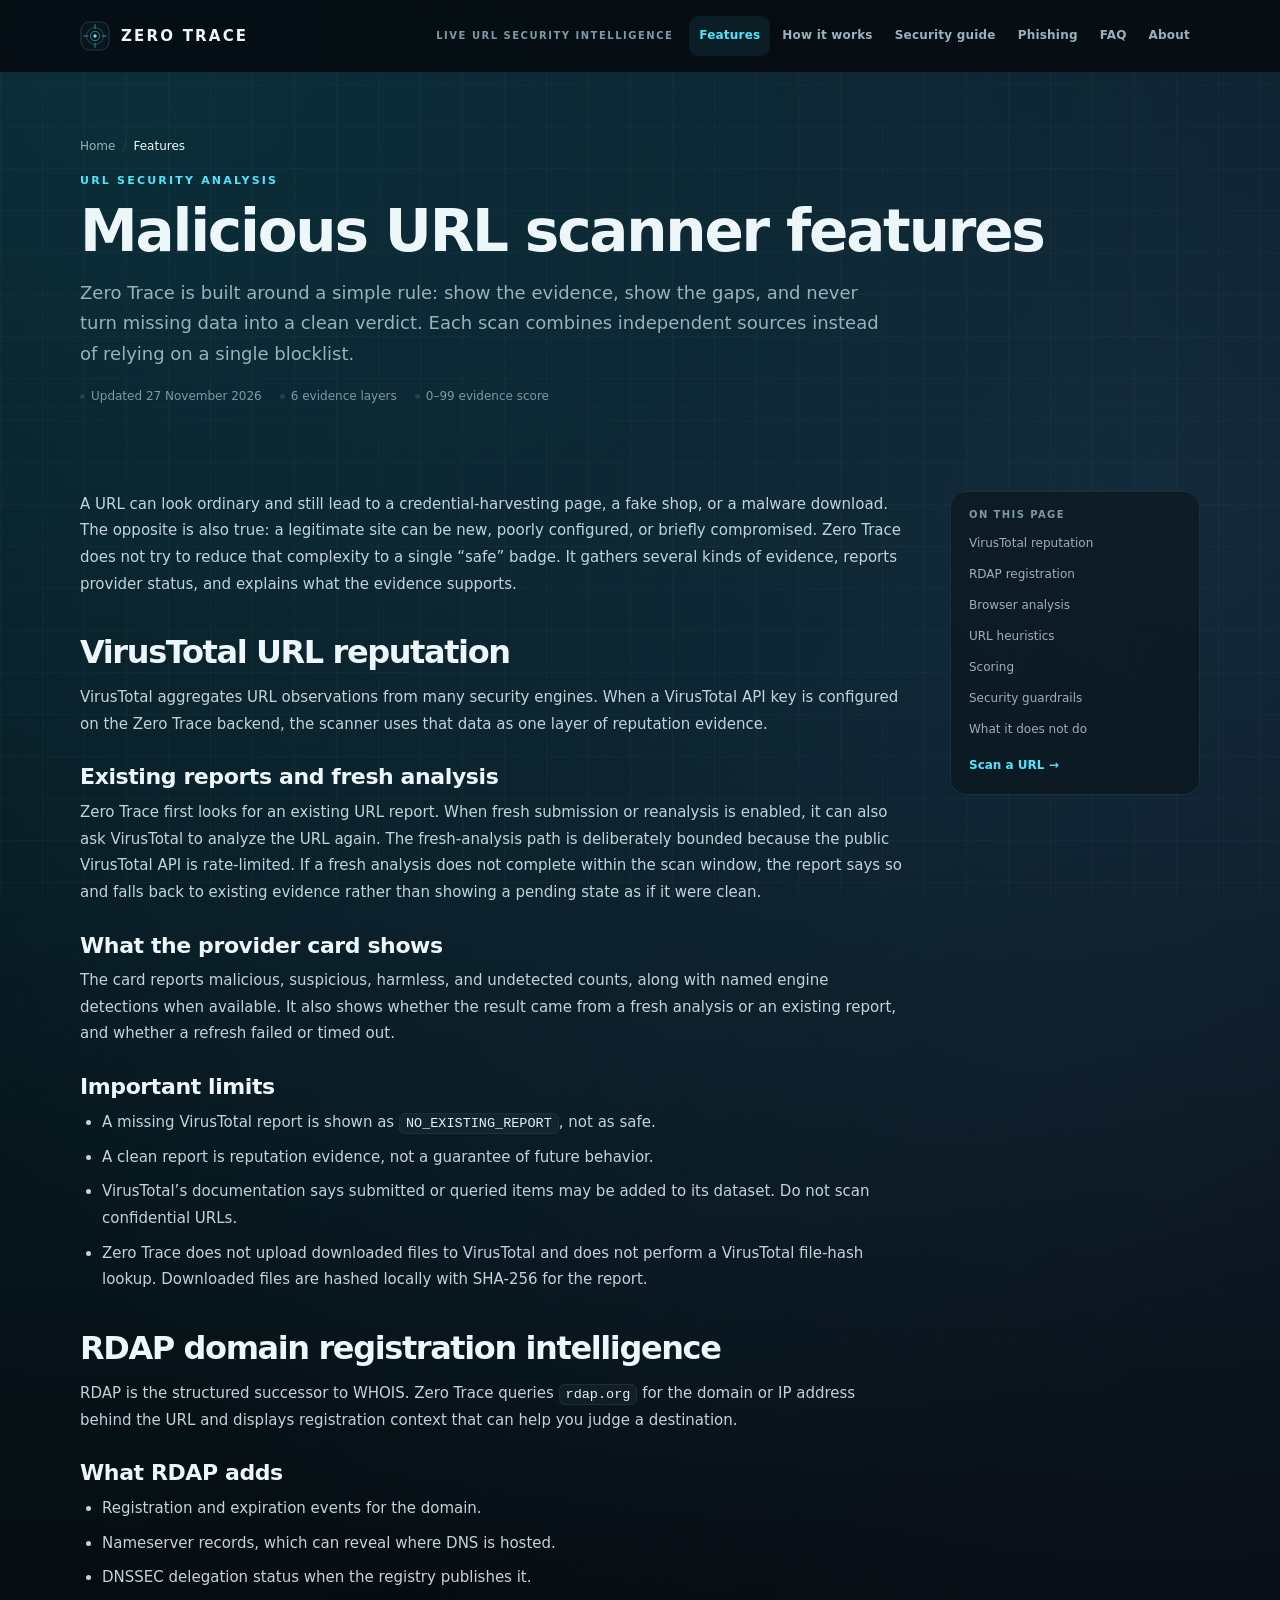
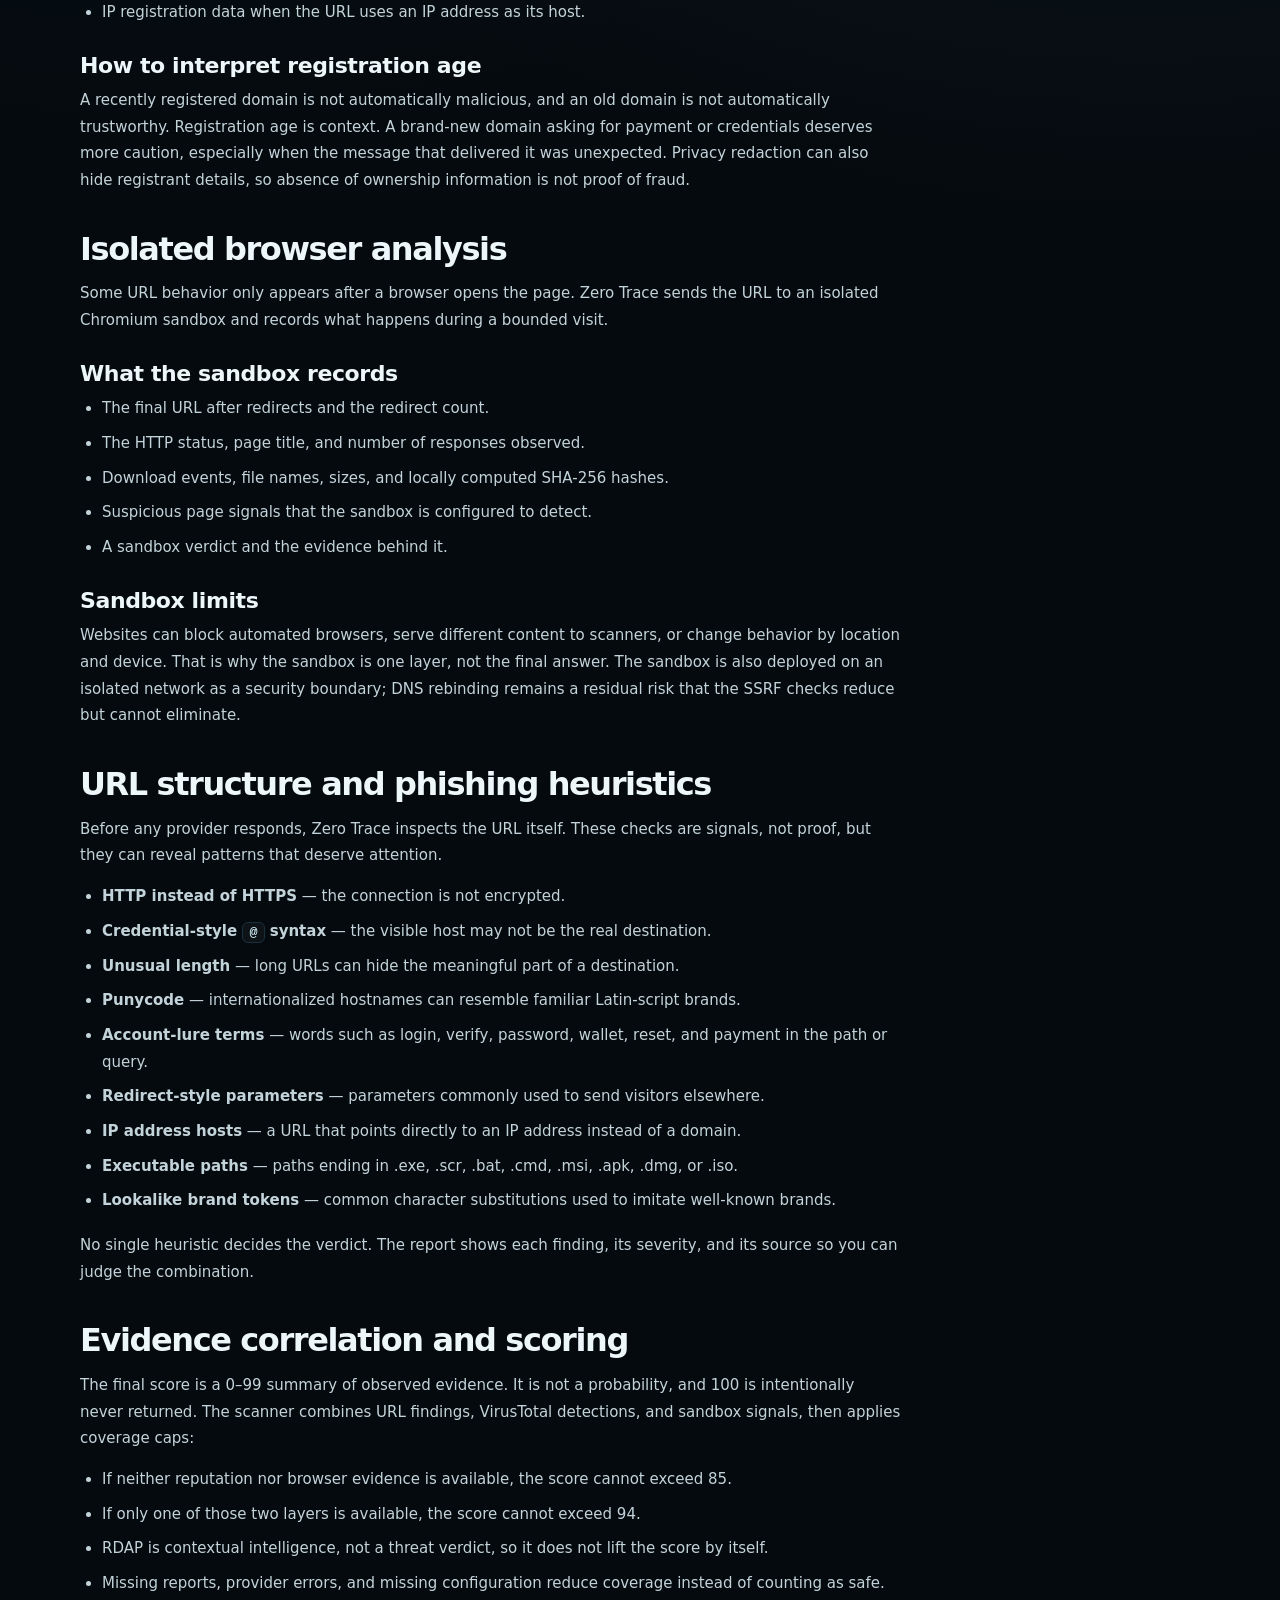
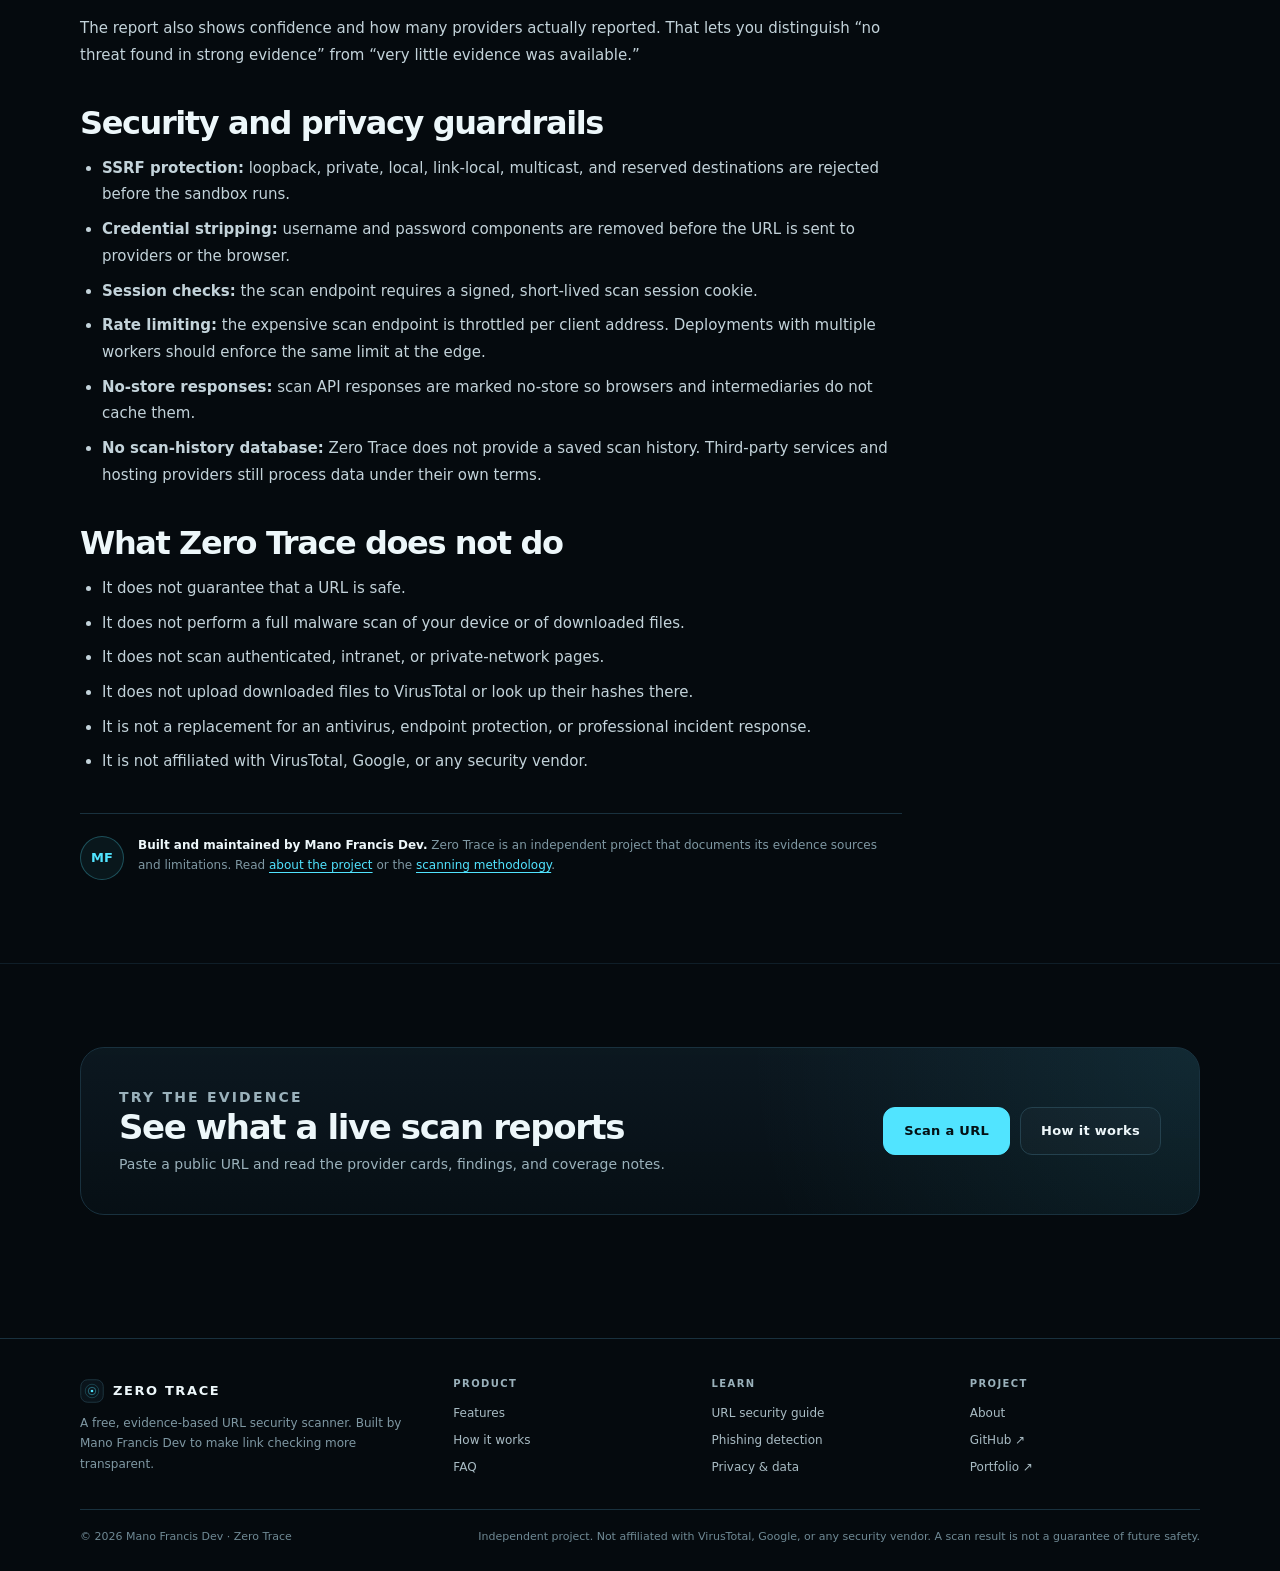
<file: docs/features/index.html>
<!doctype html>
<html lang="en">
<head>
  <meta charset="utf-8">
  <meta name="viewport" content="width=device-width, initial-scale=1">
  <title>Malicious URL Scanner Features | Zero Trace</title>
  <meta name="description" content="See how Zero Trace, a malicious URL scanner, combines VirusTotal reports, RDAP domain data, isolated browser analysis, and URL heuristics into one evidence-based report.">
  <meta name="robots" content="index, follow, max-snippet:-1, max-image-preview:large, max-video-preview:-1">
  <meta name="author" content="Mano Francis Dev">
  <meta name="theme-color" content="#050a0e">
  <link rel="canonical" href="https://manofrancis-dev.github.io/ZeroTrace/features/">

  <meta property="og:type" content="website">
  <meta property="og:site_name" content="Zero Trace">
  <meta property="og:locale" content="en_US">
  <meta property="og:title" content="Malicious URL Scanner Features | Zero Trace">
  <meta property="og:description" content="See how Zero Trace, a malicious URL scanner, combines VirusTotal reports, RDAP domain data, isolated browser analysis, and URL heuristics into one evidence-based report.">
  <meta property="og:url" content="https://manofrancis-dev.github.io/ZeroTrace/features/">
  <meta property="og:image" content="https://manofrancis-dev.github.io/ZeroTrace/assets/img/og-zero-trace-url-scanner.png">
  <meta property="og:image:width" content="1200">
  <meta property="og:image:height" content="630">
  <meta property="og:image:alt" content="Zero Trace wordmark on a dark cybersecurity grid with the headline Check a URL before you trust it.">
  <meta name="twitter:card" content="summary_large_image">
  <meta name="twitter:title" content="Malicious URL Scanner Features | Zero Trace">
  <meta name="twitter:description" content="See how Zero Trace, a malicious URL scanner, combines VirusTotal reports, RDAP domain data, isolated browser analysis, and URL heuristics into one evidence-based report.">
  <meta name="twitter:image" content="https://manofrancis-dev.github.io/ZeroTrace/assets/img/og-zero-trace-url-scanner.png">
  <meta name="twitter:image:alt" content="Zero Trace wordmark on a dark cybersecurity grid with the headline Check a URL before you trust it.">

  <link rel="icon" type="image/svg+xml" href="../assets/img/favicon.svg">
  <link rel="icon" type="image/png" sizes="32x32" href="../assets/img/favicon-32.png">
  <link rel="apple-touch-icon" sizes="180x180" href="../assets/img/apple-touch-icon.png">
  <link rel="stylesheet" href="../assets/css/site.css">

  <script type="application/ld+json">
  {
    "@context": "https://schema.org",
    "@graph": [
      {
        "@type": "WebPage",
        "@id": "https://manofrancis-dev.github.io/ZeroTrace/features/#webpage",
        "url": "https://manofrancis-dev.github.io/ZeroTrace/features/",
        "name": "URL Security Analysis Features | Zero Trace",
        "description": "See how Zero Trace combines VirusTotal URL reports, RDAP domain data, isolated Chromium analysis, and URL heuristics into one evidence-based security report.",
        "isPartOf": { "@id": "https://manofrancis-dev.github.io/ZeroTrace/#website" },
        "inLanguage": "en"
      },
      {
        "@type": "BreadcrumbList",
        "@id": "https://manofrancis-dev.github.io/ZeroTrace/features/#breadcrumbs",
        "itemListElement": [
          { "@type": "ListItem", "position": 1, "name": "Home", "item": "https://manofrancis-dev.github.io/ZeroTrace/" },
          { "@type": "ListItem", "position": 2, "name": "Features", "item": "https://manofrancis-dev.github.io/ZeroTrace/features/" }
        ]
      }
    ]
  }
  </script>
</head>
<body>
  <a class="skip-link" href="#main">Skip to main content</a>

  <header class="site-header">
    <div class="wrap header-inner">
      <a class="brand" href="../" aria-label="Zero Trace home">
        <svg class="brand-mark" viewBox="0 0 32 32" aria-hidden="true" focusable="false">
          <rect x="1" y="1" width="30" height="30" rx="9" fill="#0a141b" stroke="#24414e"></rect>
          <circle cx="16" cy="16" r="9" fill="none" stroke="#51e4ff" stroke-opacity=".28"></circle>
          <circle cx="16" cy="16" r="5" fill="none" stroke="#51e4ff" stroke-opacity=".55"></circle>
          <circle cx="16" cy="16" r="1.8" fill="#51e4ff"></circle>
          <path d="M16 4v4M16 24v4M4 16h4M24 16h4" stroke="#51e4ff" stroke-opacity=".6" stroke-linecap="round"></path>
        </svg>
        <span>ZERO TRACE</span>
      </a>
      <div class="header-right">
        <span class="header-badge">LIVE URL SECURITY INTELLIGENCE</span>
        <nav class="site-nav" aria-label="Primary">
          <a href="../features/" aria-current="page">Features</a>
          <a href="../how-it-works/">How it works</a>
          <a href="../url-security-guide/">Security guide</a>
          <a href="../phishing-detection/">Phishing</a>
          <a href="../faq/">FAQ</a>
          <a href="../about/">About</a>
        </nav>
      </div>
    </div>
  </header>

  <main id="main">
    <section class="section page-hero" aria-labelledby="page-title">
      <div class="wrap">
        <nav class="breadcrumbs" aria-label="Breadcrumb">
          <ol>
            <li><a href="../">Home</a></li>
            <li aria-current="page">Features</li>
          </ol>
        </nav>
        <p class="eyebrow">URL security analysis</p>
        <h1 id="page-title">Malicious URL scanner features</h1>
        <p class="lead">Zero Trace is built around a simple rule: show the evidence, show the gaps, and never turn missing data into a clean verdict. Each scan combines independent sources instead of relying on a single blocklist.</p>
        <div class="page-meta"><span>Updated 27 November 2026</span><span>6 evidence layers</span><span>0–99 evidence score</span></div>
      </div>
    </section>

    <section class="section">
      <div class="wrap article-layout">
        <article class="prose">
          <p>A URL can look ordinary and still lead to a credential-harvesting page, a fake shop, or a malware download. The opposite is also true: a legitimate site can be new, poorly configured, or briefly compromised. Zero Trace does not try to reduce that complexity to a single “safe” badge. It gathers several kinds of evidence, reports provider status, and explains what the evidence supports.</p>

          <h2 id="virustotal">VirusTotal URL reputation</h2>
          <p>VirusTotal aggregates URL observations from many security engines. When a VirusTotal API key is configured on the Zero Trace backend, the scanner uses that data as one layer of reputation evidence.</p>
          <h3>Existing reports and fresh analysis</h3>
          <p>Zero Trace first looks for an existing URL report. When fresh submission or reanalysis is enabled, it can also ask VirusTotal to analyze the URL again. The fresh-analysis path is deliberately bounded because the public VirusTotal API is rate-limited. If a fresh analysis does not complete within the scan window, the report says so and falls back to existing evidence rather than showing a pending state as if it were clean.</p>
          <h3>What the provider card shows</h3>
          <p>The card reports malicious, suspicious, harmless, and undetected counts, along with named engine detections when available. It also shows whether the result came from a fresh analysis or an existing report, and whether a refresh failed or timed out.</p>
          <h3>Important limits</h3>
          <ul>
            <li>A missing VirusTotal report is shown as <code>NO_EXISTING_REPORT</code>, not as safe.</li>
            <li>A clean report is reputation evidence, not a guarantee of future behavior.</li>
            <li>VirusTotal’s documentation says submitted or queried items may be added to its dataset. Do not scan confidential URLs.</li>
            <li>Zero Trace does not upload downloaded files to VirusTotal and does not perform a VirusTotal file-hash lookup. Downloaded files are hashed locally with SHA-256 for the report.</li>
          </ul>

          <h2 id="rdap">RDAP domain registration intelligence</h2>
          <p>RDAP is the structured successor to WHOIS. Zero Trace queries <code>rdap.org</code> for the domain or IP address behind the URL and displays registration context that can help you judge a destination.</p>
          <h3>What RDAP adds</h3>
          <ul>
            <li>Registration and expiration events for the domain.</li>
            <li>Nameserver records, which can reveal where DNS is hosted.</li>
            <li>DNSSEC delegation status when the registry publishes it.</li>
            <li>IP registration data when the URL uses an IP address as its host.</li>
          </ul>
          <h3>How to interpret registration age</h3>
          <p>A recently registered domain is not automatically malicious, and an old domain is not automatically trustworthy. Registration age is context. A brand-new domain asking for payment or credentials deserves more caution, especially when the message that delivered it was unexpected. Privacy redaction can also hide registrant details, so absence of ownership information is not proof of fraud.</p>

          <h2 id="sandbox">Isolated browser analysis</h2>
          <p>Some URL behavior only appears after a browser opens the page. Zero Trace sends the URL to an isolated Chromium sandbox and records what happens during a bounded visit.</p>
          <h3>What the sandbox records</h3>
          <ul>
            <li>The final URL after redirects and the redirect count.</li>
            <li>The HTTP status, page title, and number of responses observed.</li>
            <li>Download events, file names, sizes, and locally computed SHA-256 hashes.</li>
            <li>Suspicious page signals that the sandbox is configured to detect.</li>
            <li>A sandbox verdict and the evidence behind it.</li>
          </ul>
          <h3>Sandbox limits</h3>
          <p>Websites can block automated browsers, serve different content to scanners, or change behavior by location and device. That is why the sandbox is one layer, not the final answer. The sandbox is also deployed on an isolated network as a security boundary; DNS rebinding remains a residual risk that the SSRF checks reduce but cannot eliminate.</p>

          <h2 id="heuristics">URL structure and phishing heuristics</h2>
          <p>Before any provider responds, Zero Trace inspects the URL itself. These checks are signals, not proof, but they can reveal patterns that deserve attention.</p>
          <ul>
            <li><strong>HTTP instead of HTTPS</strong> — the connection is not encrypted.</li>
            <li><strong>Credential-style <code>@</code> syntax</strong> — the visible host may not be the real destination.</li>
            <li><strong>Unusual length</strong> — long URLs can hide the meaningful part of a destination.</li>
            <li><strong>Punycode</strong> — internationalized hostnames can resemble familiar Latin-script brands.</li>
            <li><strong>Account-lure terms</strong> — words such as login, verify, password, wallet, reset, and payment in the path or query.</li>
            <li><strong>Redirect-style parameters</strong> — parameters commonly used to send visitors elsewhere.</li>
            <li><strong>IP address hosts</strong> — a URL that points directly to an IP address instead of a domain.</li>
            <li><strong>Executable paths</strong> — paths ending in .exe, .scr, .bat, .cmd, .msi, .apk, .dmg, or .iso.</li>
            <li><strong>Lookalike brand tokens</strong> — common character substitutions used to imitate well-known brands.</li>
          </ul>
          <p>No single heuristic decides the verdict. The report shows each finding, its severity, and its source so you can judge the combination.</p>

          <h2 id="scoring">Evidence correlation and scoring</h2>
          <p>The final score is a 0–99 summary of observed evidence. It is not a probability, and 100 is intentionally never returned. The scanner combines URL findings, VirusTotal detections, and sandbox signals, then applies coverage caps:</p>
          <ul>
            <li>If neither reputation nor browser evidence is available, the score cannot exceed 85.</li>
            <li>If only one of those two layers is available, the score cannot exceed 94.</li>
            <li>RDAP is contextual intelligence, not a threat verdict, so it does not lift the score by itself.</li>
            <li>Missing reports, provider errors, and missing configuration reduce coverage instead of counting as safe.</li>
          </ul>
          <p>The report also shows confidence and how many providers actually reported. That lets you distinguish “no threat found in strong evidence” from “very little evidence was available.”</p>

          <h2 id="security">Security and privacy guardrails</h2>
          <ul>
            <li><strong>SSRF protection:</strong> loopback, private, local, link-local, multicast, and reserved destinations are rejected before the sandbox runs.</li>
            <li><strong>Credential stripping:</strong> username and password components are removed before the URL is sent to providers or the browser.</li>
            <li><strong>Session checks:</strong> the scan endpoint requires a signed, short-lived scan session cookie.</li>
            <li><strong>Rate limiting:</strong> the expensive scan endpoint is throttled per client address. Deployments with multiple workers should enforce the same limit at the edge.</li>
            <li><strong>No-store responses:</strong> scan API responses are marked no-store so browsers and intermediaries do not cache them.</li>
            <li><strong>No scan-history database:</strong> Zero Trace does not provide a saved scan history. Third-party services and hosting providers still process data under their own terms.</li>
          </ul>

          <h2 id="not">What Zero Trace does not do</h2>
          <ul>
            <li>It does not guarantee that a URL is safe.</li>
            <li>It does not perform a full malware scan of your device or of downloaded files.</li>
            <li>It does not scan authenticated, intranet, or private-network pages.</li>
            <li>It does not upload downloaded files to VirusTotal or look up their hashes there.</li>
            <li>It is not a replacement for an antivirus, endpoint protection, or professional incident response.</li>
            <li>It is not affiliated with VirusTotal, Google, or any security vendor.</li>
          </ul>

          <div class="author-box">
            <div class="author-avatar" aria-hidden="true">MF</div>
            <p><b>Built and maintained by Mano Francis Dev.</b> Zero Trace is an independent project that documents its evidence sources and limitations. Read <a href="../about/">about the project</a> or the <a href="../how-it-works/">scanning methodology</a>.</p>
          </div>
        </article>

        <aside class="article-aside" aria-label="On this page">
          <h2>On this page</h2>
          <ul>
            <li><a href="#virustotal">VirusTotal reputation</a></li>
            <li><a href="#rdap">RDAP registration</a></li>
            <li><a href="#sandbox">Browser analysis</a></li>
            <li><a href="#heuristics">URL heuristics</a></li>
            <li><a href="#scoring">Scoring</a></li>
            <li><a href="#security">Security guardrails</a></li>
            <li><a href="#not">What it does not do</a></li>
          </ul>
          <a class="aside-cta" href="../#scanner">Scan a URL →</a>
        </aside>
      </div>
    </section>

    <section class="section">
      <div class="wrap">
        <div class="cta-band">
          <div>
            <p class="eyebrow">Try the evidence</p>
            <h2>See what a live scan reports</h2>
            <p>Paste a public URL and read the provider cards, findings, and coverage notes.</p>
          </div>
          <div class="cta-actions">
            <a class="btn btn-primary" href="../#scanner">Scan a URL</a>
            <a class="btn" href="../how-it-works/">How it works</a>
          </div>
        </div>
      </div>
    </section>
  </main>

  <footer class="site-footer">
    <div class="wrap">
      <div class="footer-grid">
        <div>
          <a class="footer-brand" href="../" aria-label="Zero Trace home">
            <svg class="brand-mark" viewBox="0 0 32 32" aria-hidden="true" focusable="false">
              <rect x="1" y="1" width="30" height="30" rx="9" fill="#0a141b" stroke="#24414e"></rect>
              <circle cx="16" cy="16" r="9" fill="none" stroke="#51e4ff" stroke-opacity=".28"></circle>
              <circle cx="16" cy="16" r="5" fill="none" stroke="#51e4ff" stroke-opacity=".55"></circle>
              <circle cx="16" cy="16" r="1.8" fill="#51e4ff"></circle>
            </svg>
            <span>ZERO TRACE</span>
          </a>
          <p class="footer-about">A free, evidence-based URL security scanner. Built by Mano Francis Dev to make link checking more transparent.</p>
        </div>
        <div class="footer-col">
          <h2>Product</h2>
          <a href="../features/">Features</a>
          <a href="../how-it-works/">How it works</a>
          <a href="../faq/">FAQ</a>
        </div>
        <div class="footer-col">
          <h2>Learn</h2>
          <a href="../url-security-guide/">URL security guide</a>
          <a href="../phishing-detection/">Phishing detection</a>
          <a href="../privacy/">Privacy &amp; data</a>
        </div>
        <div class="footer-col">
          <h2>Project</h2>
          <a href="../about/">About</a>
          <a href="https://github.com/manofrancis-dev/ZeroTrace" target="_blank" rel="noopener noreferrer">GitHub ↗</a>
          <a href="https://manofrancis-dev.github.io/manofrancis-portfolio/" target="_blank" rel="noopener noreferrer">Portfolio ↗</a>
        </div>
      </div>
      <div class="footer-bottom">
        <p>© 2026 Mano Francis Dev · Zero Trace</p>
        <p class="footer-disclaimer">Independent project. Not affiliated with VirusTotal, Google, or any security vendor. A scan result is not a guarantee of future safety.</p>
      </div>
    </div>
  </footer>
</body>
</html>
</file>
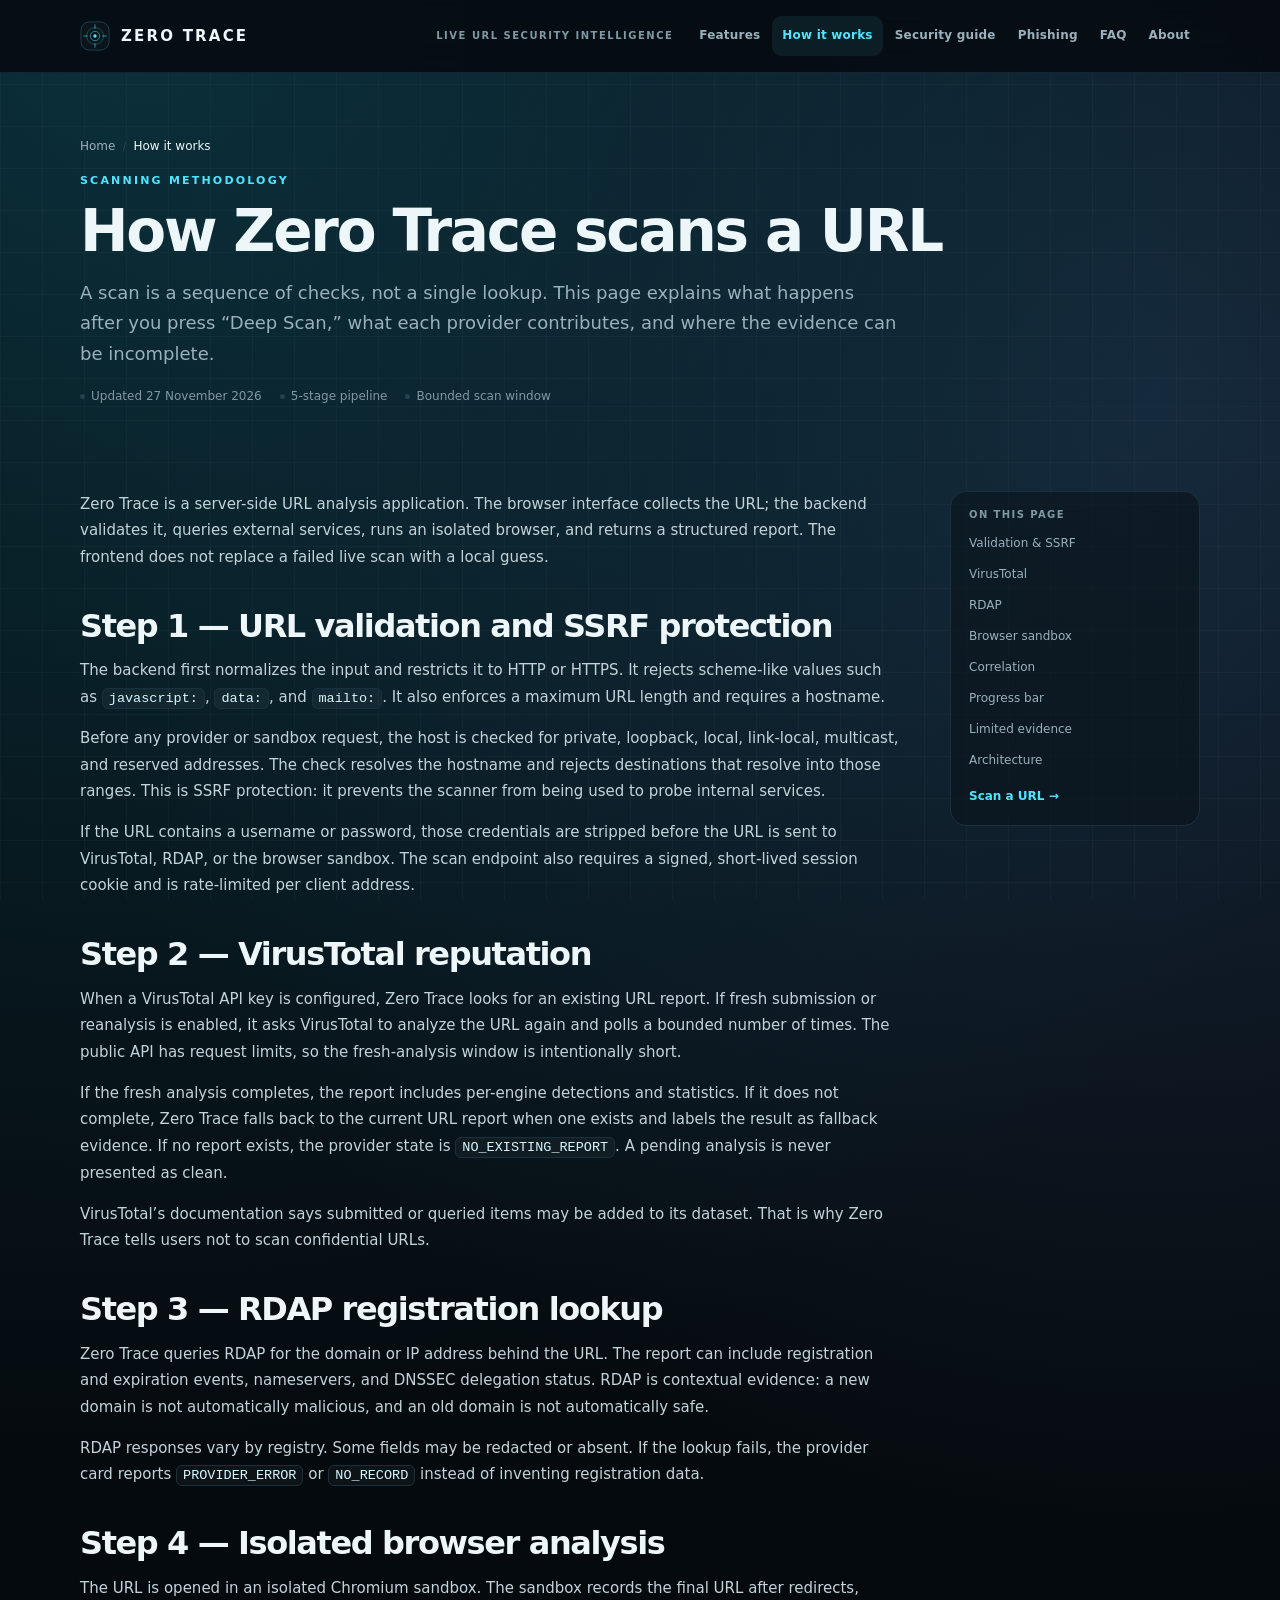
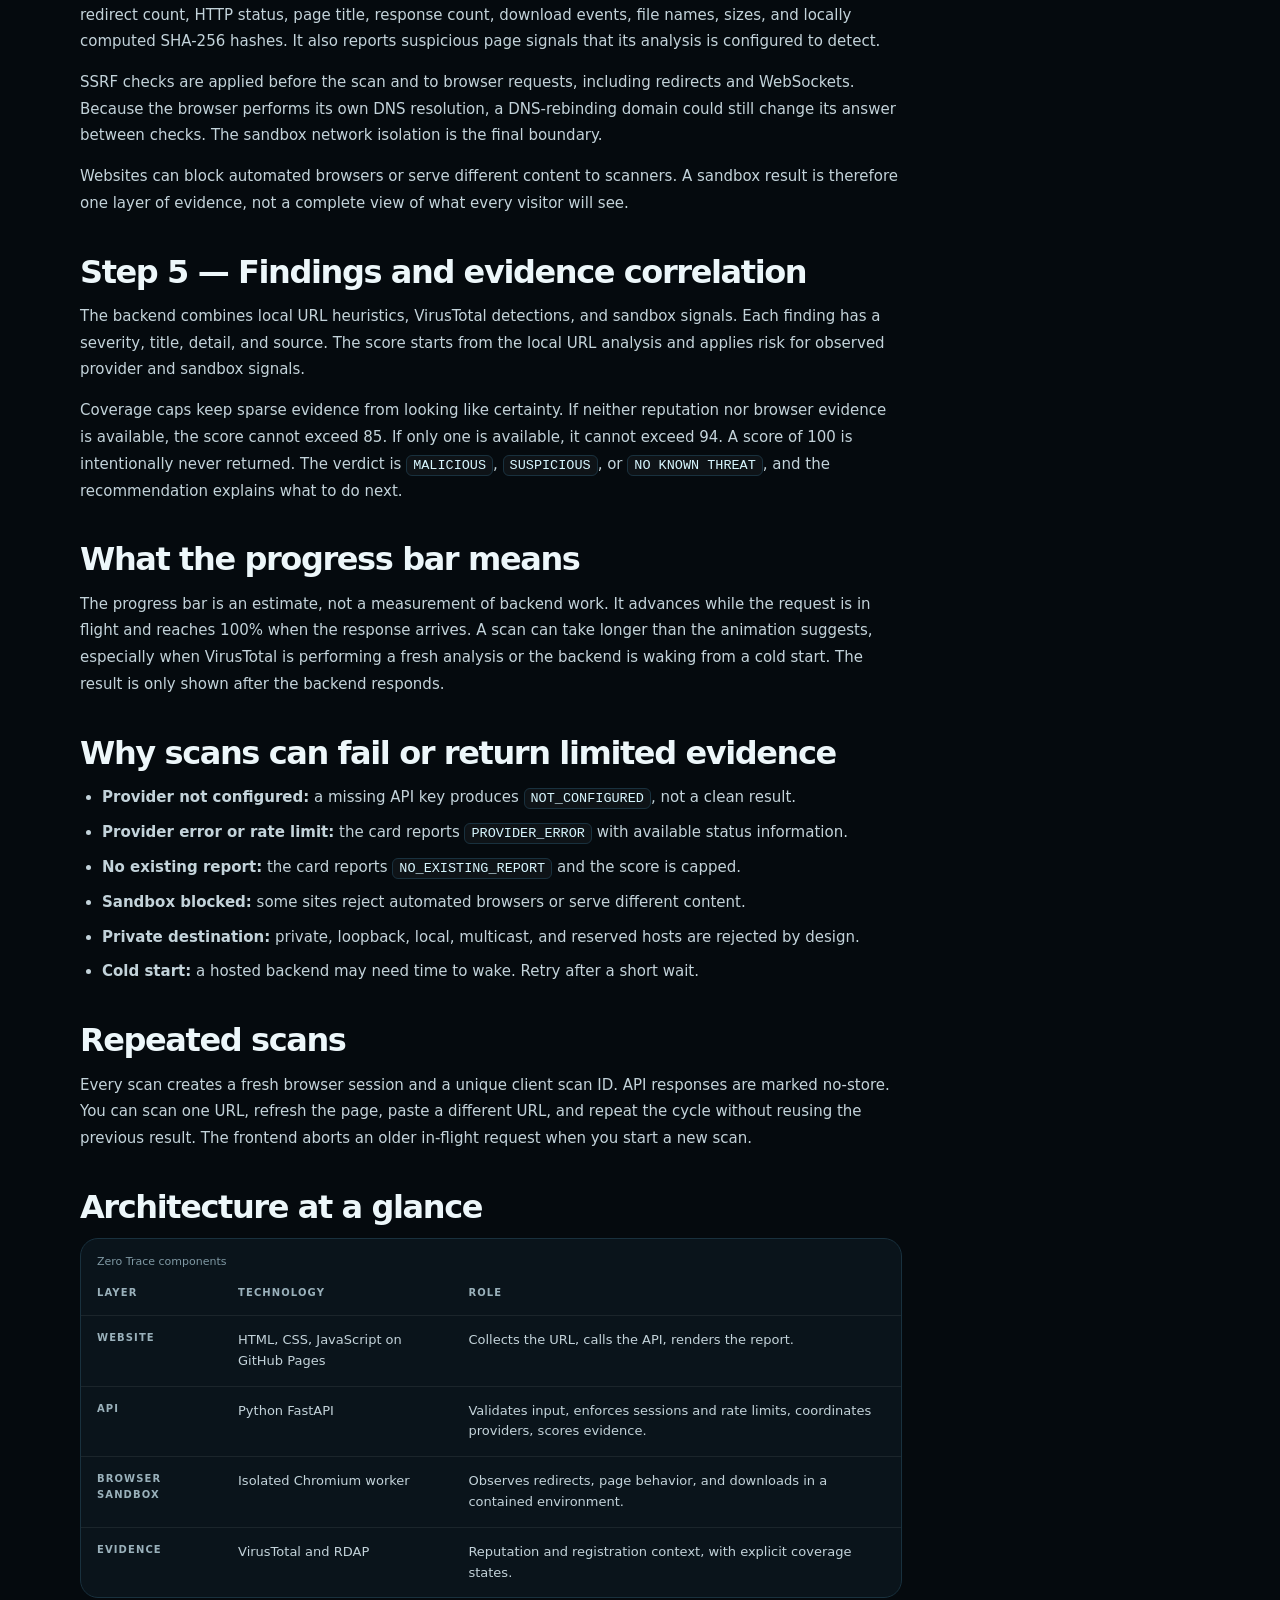
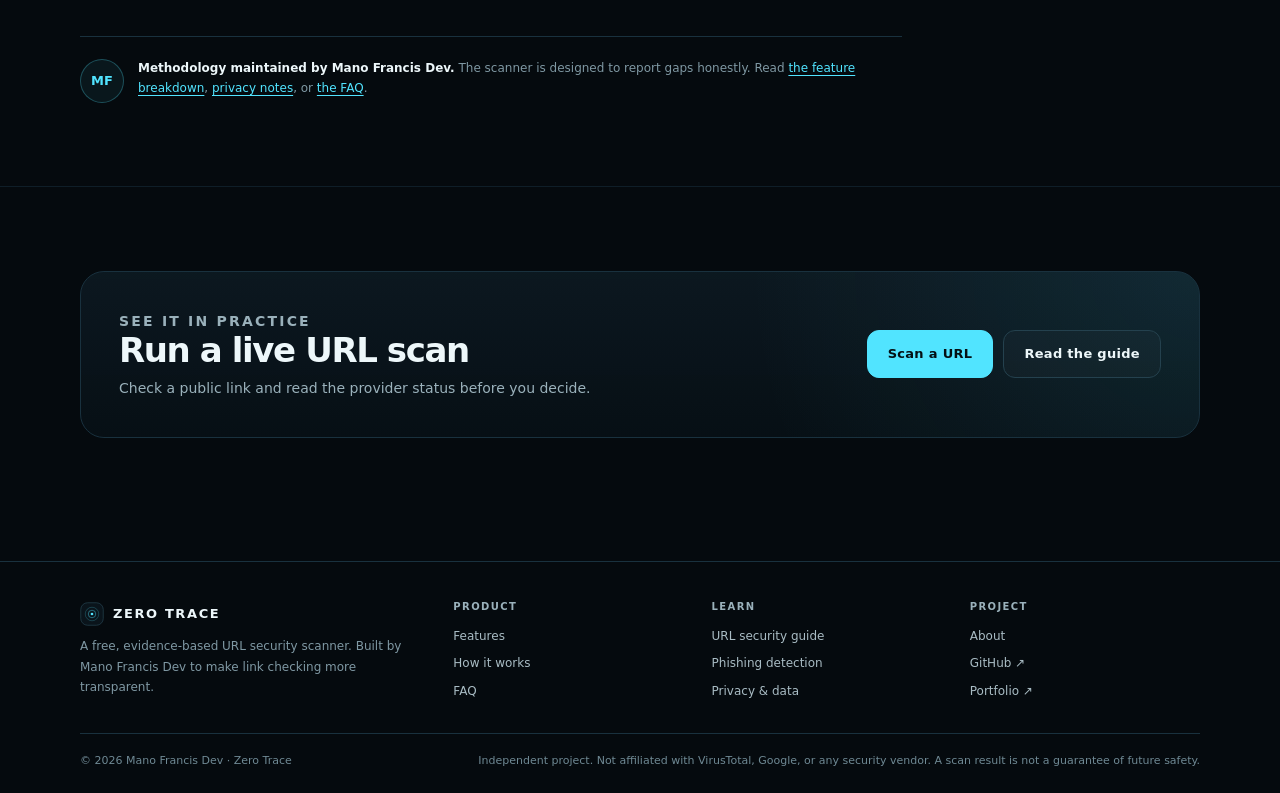
<file: docs/how-it-works/index.html>
<!doctype html>
<html lang="en">
<head>
  <meta charset="utf-8">
  <meta name="viewport" content="width=device-width, initial-scale=1">
  <title>How URL Scanning Works | Zero Trace</title>
  <meta name="description" content="Follow a Zero Trace scan from URL validation and SSRF protection to VirusTotal, RDAP, isolated browser analysis, and evidence-based scoring.">
  <meta name="robots" content="index, follow, max-snippet:-1, max-image-preview:large, max-video-preview:-1">
  <meta name="author" content="Mano Francis Dev">
  <meta name="theme-color" content="#050a0e">
  <link rel="canonical" href="https://manofrancis-dev.github.io/ZeroTrace/how-it-works/">

  <meta property="og:type" content="website">
  <meta property="og:site_name" content="Zero Trace">
  <meta property="og:locale" content="en_US">
  <meta property="og:title" content="How URL Scanning Works | Zero Trace">
  <meta property="og:description" content="From URL validation and SSRF protection to VirusTotal, RDAP, isolated browser analysis, and evidence-based scoring.">
  <meta property="og:url" content="https://manofrancis-dev.github.io/ZeroTrace/how-it-works/">
  <meta property="og:image" content="https://manofrancis-dev.github.io/ZeroTrace/assets/img/og-zero-trace-url-scanner.png">
  <meta property="og:image:width" content="1200">
  <meta property="og:image:height" content="630">
  <meta property="og:image:alt" content="Zero Trace wordmark on a dark cybersecurity grid with the headline Check a URL before you trust it.">
  <meta name="twitter:card" content="summary_large_image">
  <meta name="twitter:title" content="How URL Scanning Works | Zero Trace">
  <meta name="twitter:description" content="From URL validation and SSRF protection to VirusTotal, RDAP, isolated browser analysis, and evidence-based scoring.">
  <meta name="twitter:image" content="https://manofrancis-dev.github.io/ZeroTrace/assets/img/og-zero-trace-url-scanner.png">
  <meta name="twitter:image:alt" content="Zero Trace wordmark on a dark cybersecurity grid with the headline Check a URL before you trust it.">

  <link rel="icon" type="image/svg+xml" href="../assets/img/favicon.svg">
  <link rel="icon" type="image/png" sizes="32x32" href="../assets/img/favicon-32.png">
  <link rel="apple-touch-icon" sizes="180x180" href="../assets/img/apple-touch-icon.png">
  <link rel="stylesheet" href="../assets/css/site.css">

  <script type="application/ld+json">
  {
    "@context": "https://schema.org",
    "@graph": [
      {
        "@type": "WebPage",
        "@id": "https://manofrancis-dev.github.io/ZeroTrace/how-it-works/#webpage",
        "url": "https://manofrancis-dev.github.io/ZeroTrace/how-it-works/",
        "name": "How URL Scanning Works | Zero Trace",
        "description": "Follow a Zero Trace scan from URL validation and SSRF protection to VirusTotal, RDAP, isolated browser analysis, and evidence-based scoring.",
        "isPartOf": { "@id": "https://manofrancis-dev.github.io/ZeroTrace/#website" },
        "inLanguage": "en"
      },
      {
        "@type": "BreadcrumbList",
        "@id": "https://manofrancis-dev.github.io/ZeroTrace/how-it-works/#breadcrumbs",
        "itemListElement": [
          { "@type": "ListItem", "position": 1, "name": "Home", "item": "https://manofrancis-dev.github.io/ZeroTrace/" },
          { "@type": "ListItem", "position": 2, "name": "How it works", "item": "https://manofrancis-dev.github.io/ZeroTrace/how-it-works/" }
        ]
      }
    ]
  }
  </script>
</head>
<body>
  <a class="skip-link" href="#main">Skip to main content</a>

  <header class="site-header">
    <div class="wrap header-inner">
      <a class="brand" href="../" aria-label="Zero Trace home">
        <svg class="brand-mark" viewBox="0 0 32 32" aria-hidden="true" focusable="false">
          <rect x="1" y="1" width="30" height="30" rx="9" fill="#0a141b" stroke="#24414e"></rect>
          <circle cx="16" cy="16" r="9" fill="none" stroke="#51e4ff" stroke-opacity=".28"></circle>
          <circle cx="16" cy="16" r="5" fill="none" stroke="#51e4ff" stroke-opacity=".55"></circle>
          <circle cx="16" cy="16" r="1.8" fill="#51e4ff"></circle>
          <path d="M16 4v4M16 24v4M4 16h4M24 16h4" stroke="#51e4ff" stroke-opacity=".6" stroke-linecap="round"></path>
        </svg>
        <span>ZERO TRACE</span>
      </a>
      <div class="header-right">
        <span class="header-badge">LIVE URL SECURITY INTELLIGENCE</span>
        <nav class="site-nav" aria-label="Primary">
          <a href="../features/">Features</a>
          <a href="../how-it-works/" aria-current="page">How it works</a>
          <a href="../url-security-guide/">Security guide</a>
          <a href="../phishing-detection/">Phishing</a>
          <a href="../faq/">FAQ</a>
          <a href="../about/">About</a>
        </nav>
      </div>
    </div>
  </header>

  <main id="main">
    <section class="section page-hero" aria-labelledby="page-title">
      <div class="wrap">
        <nav class="breadcrumbs" aria-label="Breadcrumb">
          <ol>
            <li><a href="../">Home</a></li>
            <li aria-current="page">How it works</li>
          </ol>
        </nav>
        <p class="eyebrow">Scanning methodology</p>
        <h1 id="page-title">How Zero Trace scans a URL</h1>
        <p class="lead">A scan is a sequence of checks, not a single lookup. This page explains what happens after you press “Deep Scan,” what each provider contributes, and where the evidence can be incomplete.</p>
        <div class="page-meta"><span>Updated 27 November 2026</span><span>5-stage pipeline</span><span>Bounded scan window</span></div>
      </div>
    </section>

    <section class="section">
      <div class="wrap article-layout">
        <article class="prose">
          <p>Zero Trace is a server-side URL analysis application. The browser interface collects the URL; the backend validates it, queries external services, runs an isolated browser, and returns a structured report. The frontend does not replace a failed live scan with a local guess.</p>

          <h2 id="validation">Step 1 — URL validation and SSRF protection</h2>
          <p>The backend first normalizes the input and restricts it to HTTP or HTTPS. It rejects scheme-like values such as <code>javascript:</code>, <code>data:</code>, and <code>mailto:</code>. It also enforces a maximum URL length and requires a hostname.</p>
          <p>Before any provider or sandbox request, the host is checked for private, loopback, local, link-local, multicast, and reserved addresses. The check resolves the hostname and rejects destinations that resolve into those ranges. This is SSRF protection: it prevents the scanner from being used to probe internal services.</p>
          <p>If the URL contains a username or password, those credentials are stripped before the URL is sent to VirusTotal, RDAP, or the browser sandbox. The scan endpoint also requires a signed, short-lived session cookie and is rate-limited per client address.</p>

          <h2 id="virustotal">Step 2 — VirusTotal reputation</h2>
          <p>When a VirusTotal API key is configured, Zero Trace looks for an existing URL report. If fresh submission or reanalysis is enabled, it asks VirusTotal to analyze the URL again and polls a bounded number of times. The public API has request limits, so the fresh-analysis window is intentionally short.</p>
          <p>If the fresh analysis completes, the report includes per-engine detections and statistics. If it does not complete, Zero Trace falls back to the current URL report when one exists and labels the result as fallback evidence. If no report exists, the provider state is <code>NO_EXISTING_REPORT</code>. A pending analysis is never presented as clean.</p>
          <p>VirusTotal’s documentation says submitted or queried items may be added to its dataset. That is why Zero Trace tells users not to scan confidential URLs.</p>

          <h2 id="rdap">Step 3 — RDAP registration lookup</h2>
          <p>Zero Trace queries RDAP for the domain or IP address behind the URL. The report can include registration and expiration events, nameservers, and DNSSEC delegation status. RDAP is contextual evidence: a new domain is not automatically malicious, and an old domain is not automatically safe.</p>
          <p>RDAP responses vary by registry. Some fields may be redacted or absent. If the lookup fails, the provider card reports <code>PROVIDER_ERROR</code> or <code>NO_RECORD</code> instead of inventing registration data.</p>

          <h2 id="sandbox">Step 4 — Isolated browser analysis</h2>
          <p>The URL is opened in an isolated Chromium sandbox. The sandbox records the final URL after redirects, redirect count, HTTP status, page title, response count, download events, file names, sizes, and locally computed SHA-256 hashes. It also reports suspicious page signals that its analysis is configured to detect.</p>
          <p>SSRF checks are applied before the scan and to browser requests, including redirects and WebSockets. Because the browser performs its own DNS resolution, a DNS-rebinding domain could still change its answer between checks. The sandbox network isolation is the final boundary.</p>
          <p>Websites can block automated browsers or serve different content to scanners. A sandbox result is therefore one layer of evidence, not a complete view of what every visitor will see.</p>

          <h2 id="correlation">Step 5 — Findings and evidence correlation</h2>
          <p>The backend combines local URL heuristics, VirusTotal detections, and sandbox signals. Each finding has a severity, title, detail, and source. The score starts from the local URL analysis and applies risk for observed provider and sandbox signals.</p>
          <p>Coverage caps keep sparse evidence from looking like certainty. If neither reputation nor browser evidence is available, the score cannot exceed 85. If only one is available, it cannot exceed 94. A score of 100 is intentionally never returned. The verdict is <code>MALICIOUS</code>, <code>SUSPICIOUS</code>, or <code>NO KNOWN THREAT</code>, and the recommendation explains what to do next.</p>

          <h2 id="progress">What the progress bar means</h2>
          <p>The progress bar is an estimate, not a measurement of backend work. It advances while the request is in flight and reaches 100% when the response arrives. A scan can take longer than the animation suggests, especially when VirusTotal is performing a fresh analysis or the backend is waking from a cold start. The result is only shown after the backend responds.</p>

          <h2 id="failures">Why scans can fail or return limited evidence</h2>
          <ul>
            <li><strong>Provider not configured:</strong> a missing API key produces <code>NOT_CONFIGURED</code>, not a clean result.</li>
            <li><strong>Provider error or rate limit:</strong> the card reports <code>PROVIDER_ERROR</code> with available status information.</li>
            <li><strong>No existing report:</strong> the card reports <code>NO_EXISTING_REPORT</code> and the score is capped.</li>
            <li><strong>Sandbox blocked:</strong> some sites reject automated browsers or serve different content.</li>
            <li><strong>Private destination:</strong> private, loopback, local, multicast, and reserved hosts are rejected by design.</li>
            <li><strong>Cold start:</strong> a hosted backend may need time to wake. Retry after a short wait.</li>
          </ul>

          <h2 id="repeated">Repeated scans</h2>
          <p>Every scan creates a fresh browser session and a unique client scan ID. API responses are marked no-store. You can scan one URL, refresh the page, paste a different URL, and repeat the cycle without reusing the previous result. The frontend aborts an older in-flight request when you start a new scan.</p>

          <h2 id="architecture">Architecture at a glance</h2>
          <div class="table-wrap">
            <table>
              <caption>Zero Trace components</caption>
              <thead>
                <tr><th scope="col">Layer</th><th scope="col">Technology</th><th scope="col">Role</th></tr>
              </thead>
              <tbody>
                <tr><th scope="row">Website</th><td>HTML, CSS, JavaScript on GitHub Pages</td><td>Collects the URL, calls the API, renders the report.</td></tr>
                <tr><th scope="row">API</th><td>Python FastAPI</td><td>Validates input, enforces sessions and rate limits, coordinates providers, scores evidence.</td></tr>
                <tr><th scope="row">Browser sandbox</th><td>Isolated Chromium worker</td><td>Observes redirects, page behavior, and downloads in a contained environment.</td></tr>
                <tr><th scope="row">Evidence</th><td>VirusTotal and RDAP</td><td>Reputation and registration context, with explicit coverage states.</td></tr>
              </tbody>
            </table>
          </div>

          <div class="author-box">
            <div class="author-avatar" aria-hidden="true">MF</div>
            <p><b>Methodology maintained by Mano Francis Dev.</b> The scanner is designed to report gaps honestly. Read <a href="../features/">the feature breakdown</a>, <a href="../privacy/">privacy notes</a>, or <a href="../faq/">the FAQ</a>.</p>
          </div>
        </article>

        <aside class="article-aside" aria-label="On this page">
          <h2>On this page</h2>
          <ul>
            <li><a href="#validation">Validation &amp; SSRF</a></li>
            <li><a href="#virustotal">VirusTotal</a></li>
            <li><a href="#rdap">RDAP</a></li>
            <li><a href="#sandbox">Browser sandbox</a></li>
            <li><a href="#correlation">Correlation</a></li>
            <li><a href="#progress">Progress bar</a></li>
            <li><a href="#failures">Limited evidence</a></li>
            <li><a href="#architecture">Architecture</a></li>
          </ul>
          <a class="aside-cta" href="../#scanner">Scan a URL →</a>
        </aside>
      </div>
    </section>

    <section class="section">
      <div class="wrap">
        <div class="cta-band">
          <div>
            <p class="eyebrow">See it in practice</p>
            <h2>Run a live URL scan</h2>
            <p>Check a public link and read the provider status before you decide.</p>
          </div>
          <div class="cta-actions">
            <a class="btn btn-primary" href="../#scanner">Scan a URL</a>
            <a class="btn" href="../url-security-guide/">Read the guide</a>
          </div>
        </div>
      </div>
    </section>
  </main>

  <footer class="site-footer">
    <div class="wrap">
      <div class="footer-grid">
        <div>
          <a class="footer-brand" href="../" aria-label="Zero Trace home">
            <svg class="brand-mark" viewBox="0 0 32 32" aria-hidden="true" focusable="false">
              <rect x="1" y="1" width="30" height="30" rx="9" fill="#0a141b" stroke="#24414e"></rect>
              <circle cx="16" cy="16" r="9" fill="none" stroke="#51e4ff" stroke-opacity=".28"></circle>
              <circle cx="16" cy="16" r="5" fill="none" stroke="#51e4ff" stroke-opacity=".55"></circle>
              <circle cx="16" cy="16" r="1.8" fill="#51e4ff"></circle>
            </svg>
            <span>ZERO TRACE</span>
          </a>
          <p class="footer-about">A free, evidence-based URL security scanner. Built by Mano Francis Dev to make link checking more transparent.</p>
        </div>
        <div class="footer-col">
          <h2>Product</h2>
          <a href="../features/">Features</a>
          <a href="../how-it-works/">How it works</a>
          <a href="../faq/">FAQ</a>
        </div>
        <div class="footer-col">
          <h2>Learn</h2>
          <a href="../url-security-guide/">URL security guide</a>
          <a href="../phishing-detection/">Phishing detection</a>
          <a href="../privacy/">Privacy &amp; data</a>
        </div>
        <div class="footer-col">
          <h2>Project</h2>
          <a href="../about/">About</a>
          <a href="https://github.com/manofrancis-dev/ZeroTrace" target="_blank" rel="noopener noreferrer">GitHub ↗</a>
          <a href="https://manofrancis-dev.github.io/manofrancis-portfolio/" target="_blank" rel="noopener noreferrer">Portfolio ↗</a>
        </div>
      </div>
      <div class="footer-bottom">
        <p>© 2026 Mano Francis Dev · Zero Trace</p>
        <p class="footer-disclaimer">Independent project. Not affiliated with VirusTotal, Google, or any security vendor. A scan result is not a guarantee of future safety.</p>
      </div>
    </div>
  </footer>
</body>
</html>
</file>
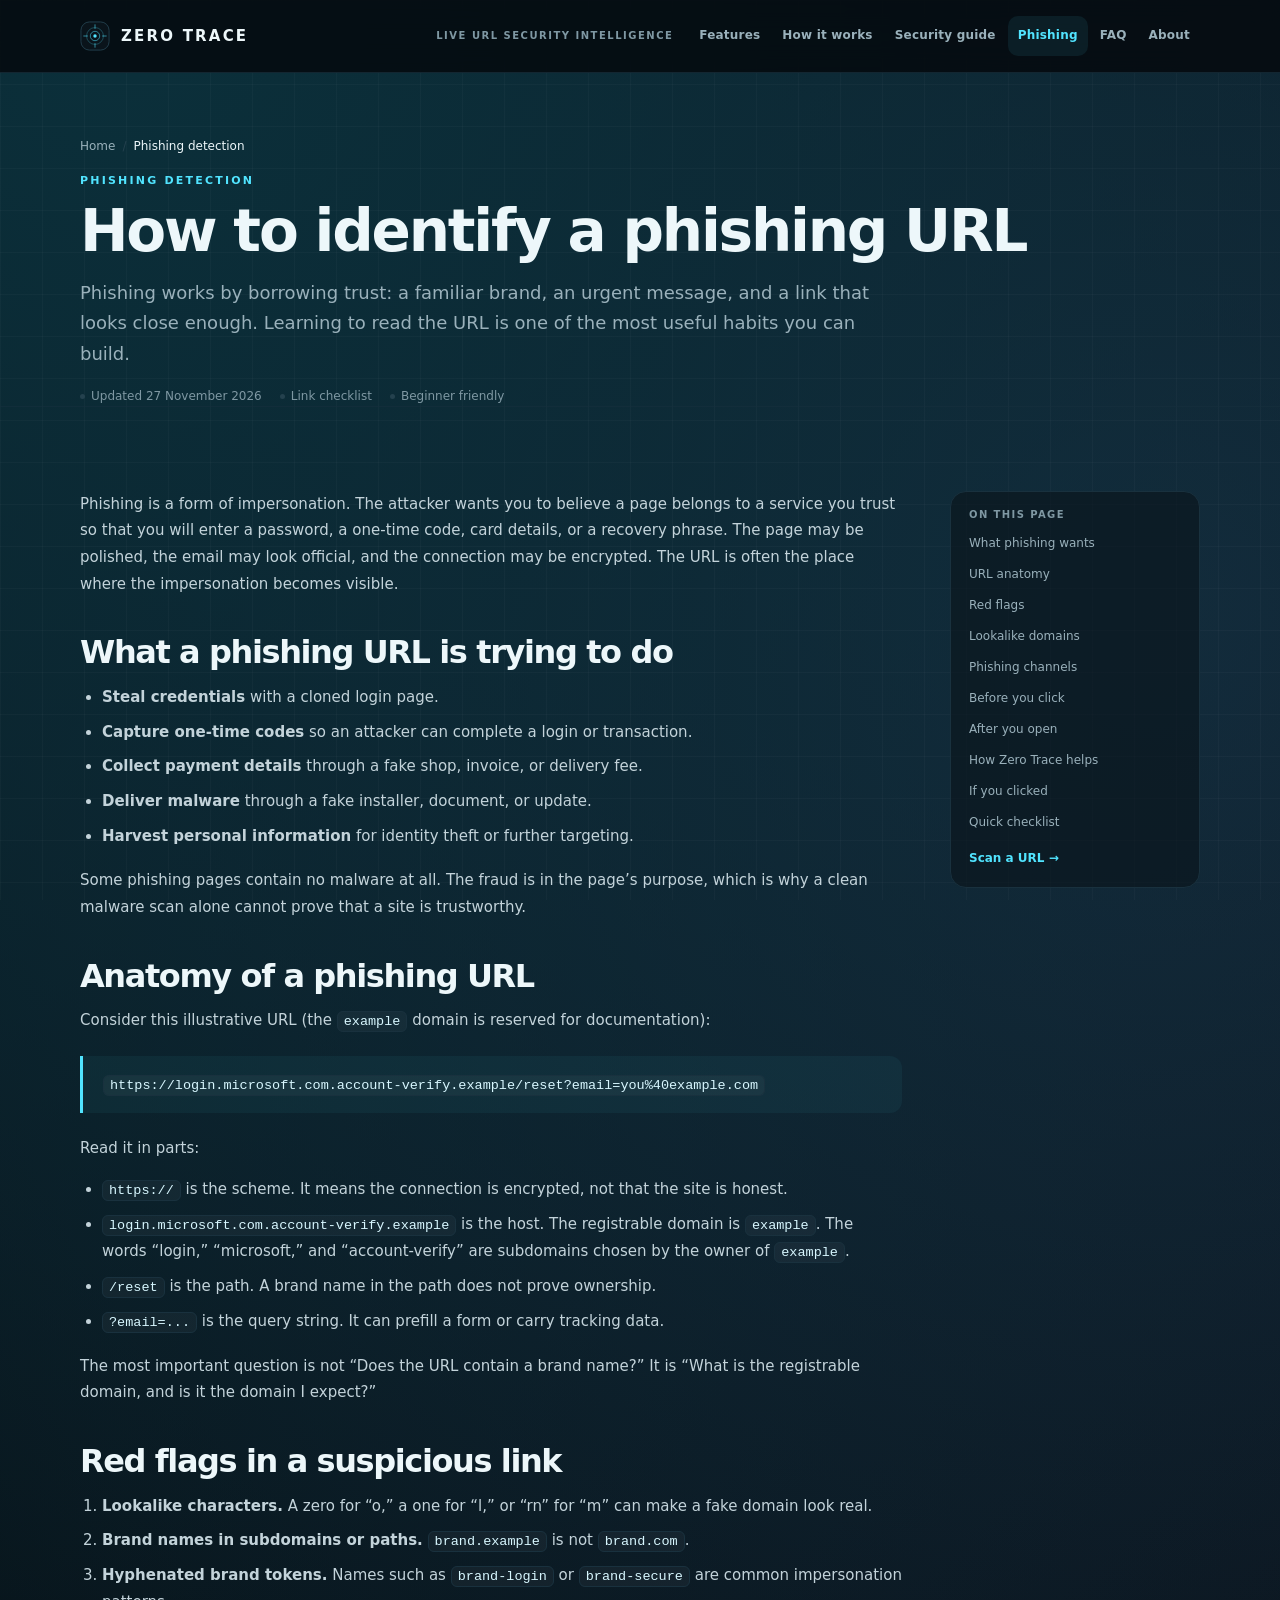
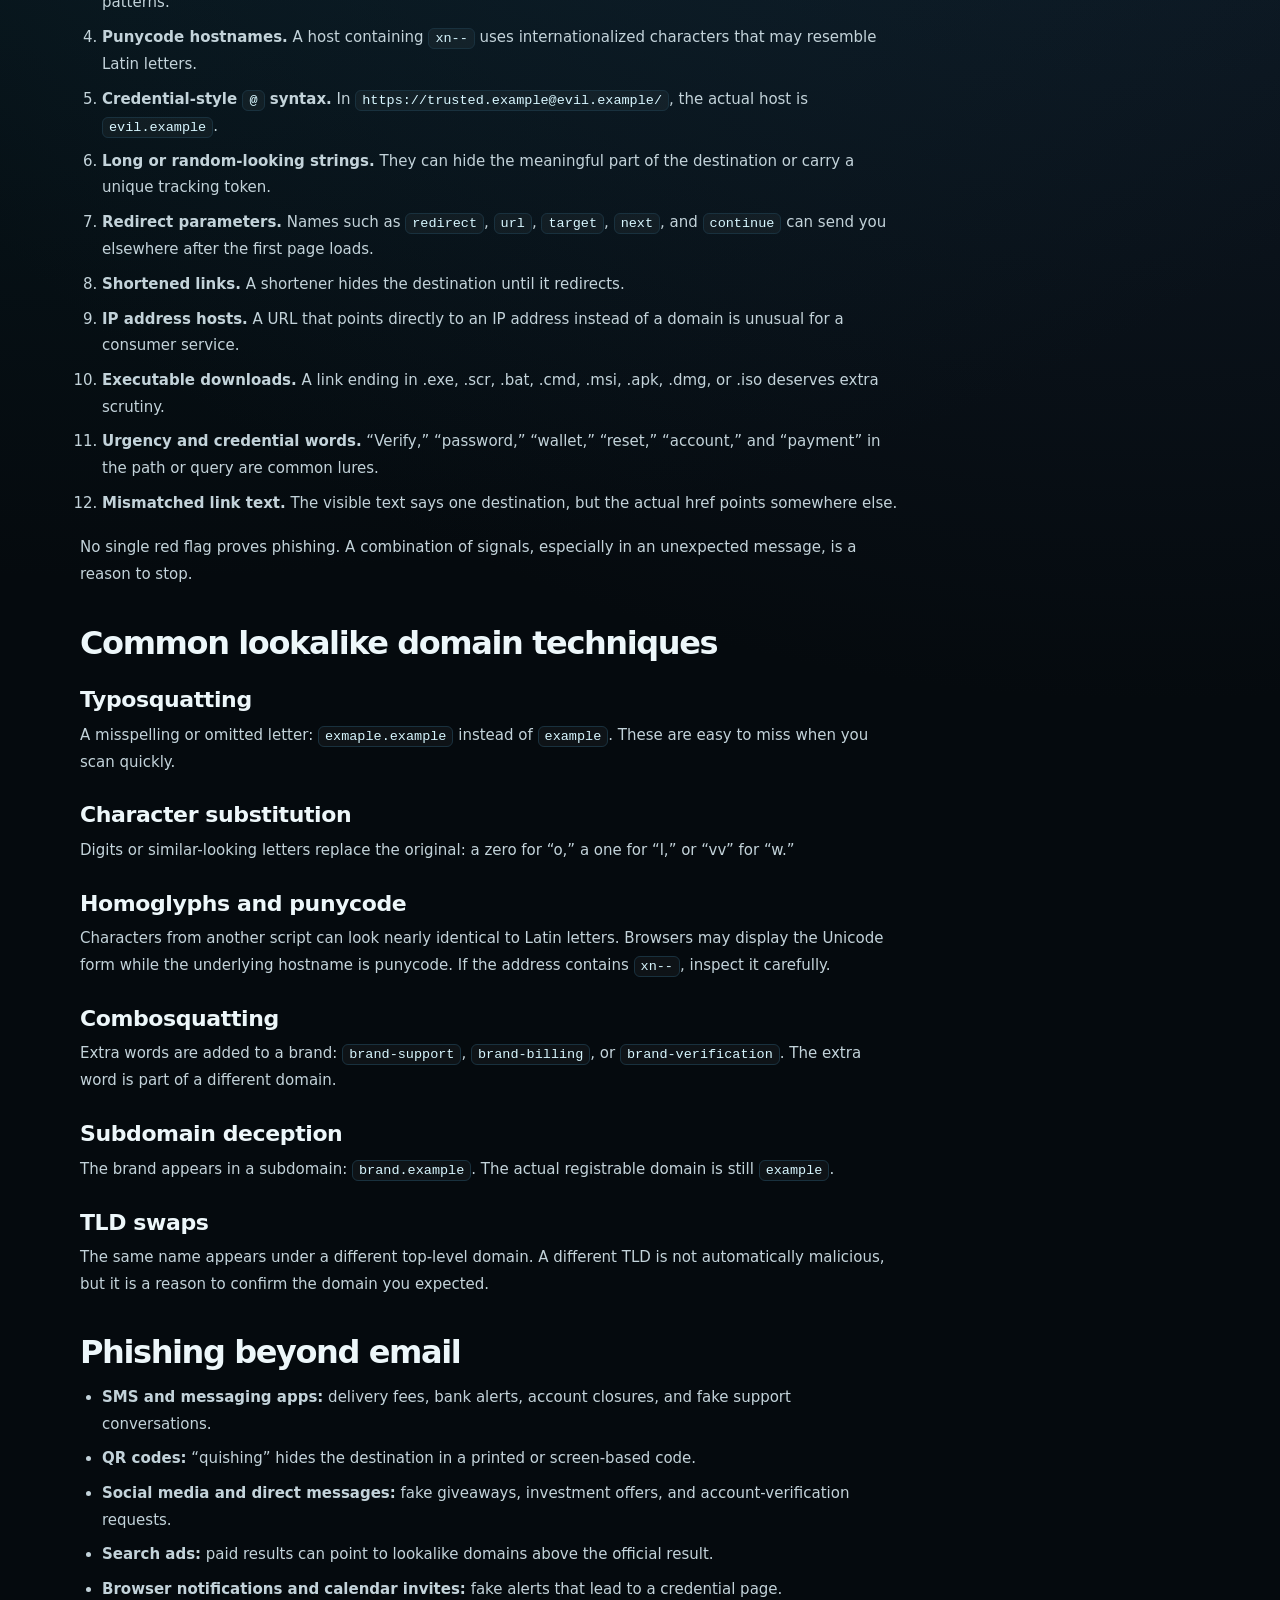
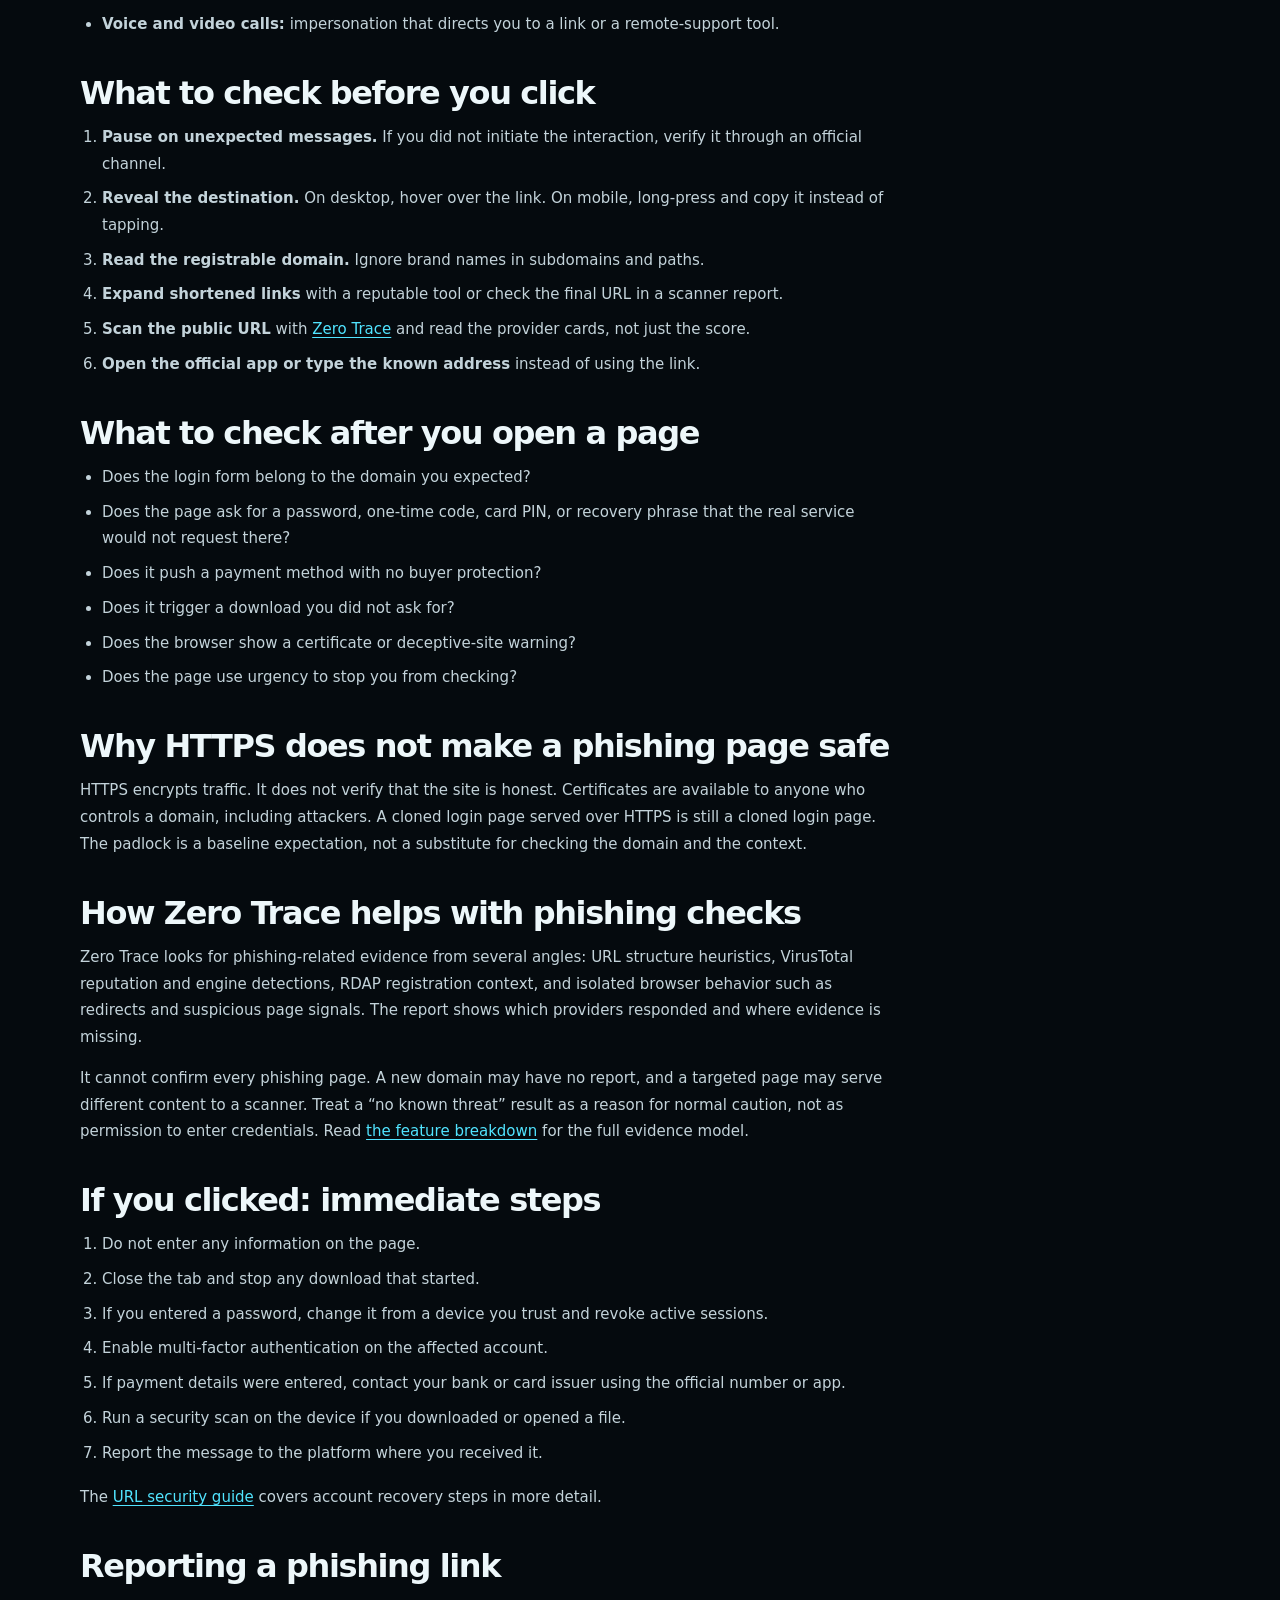
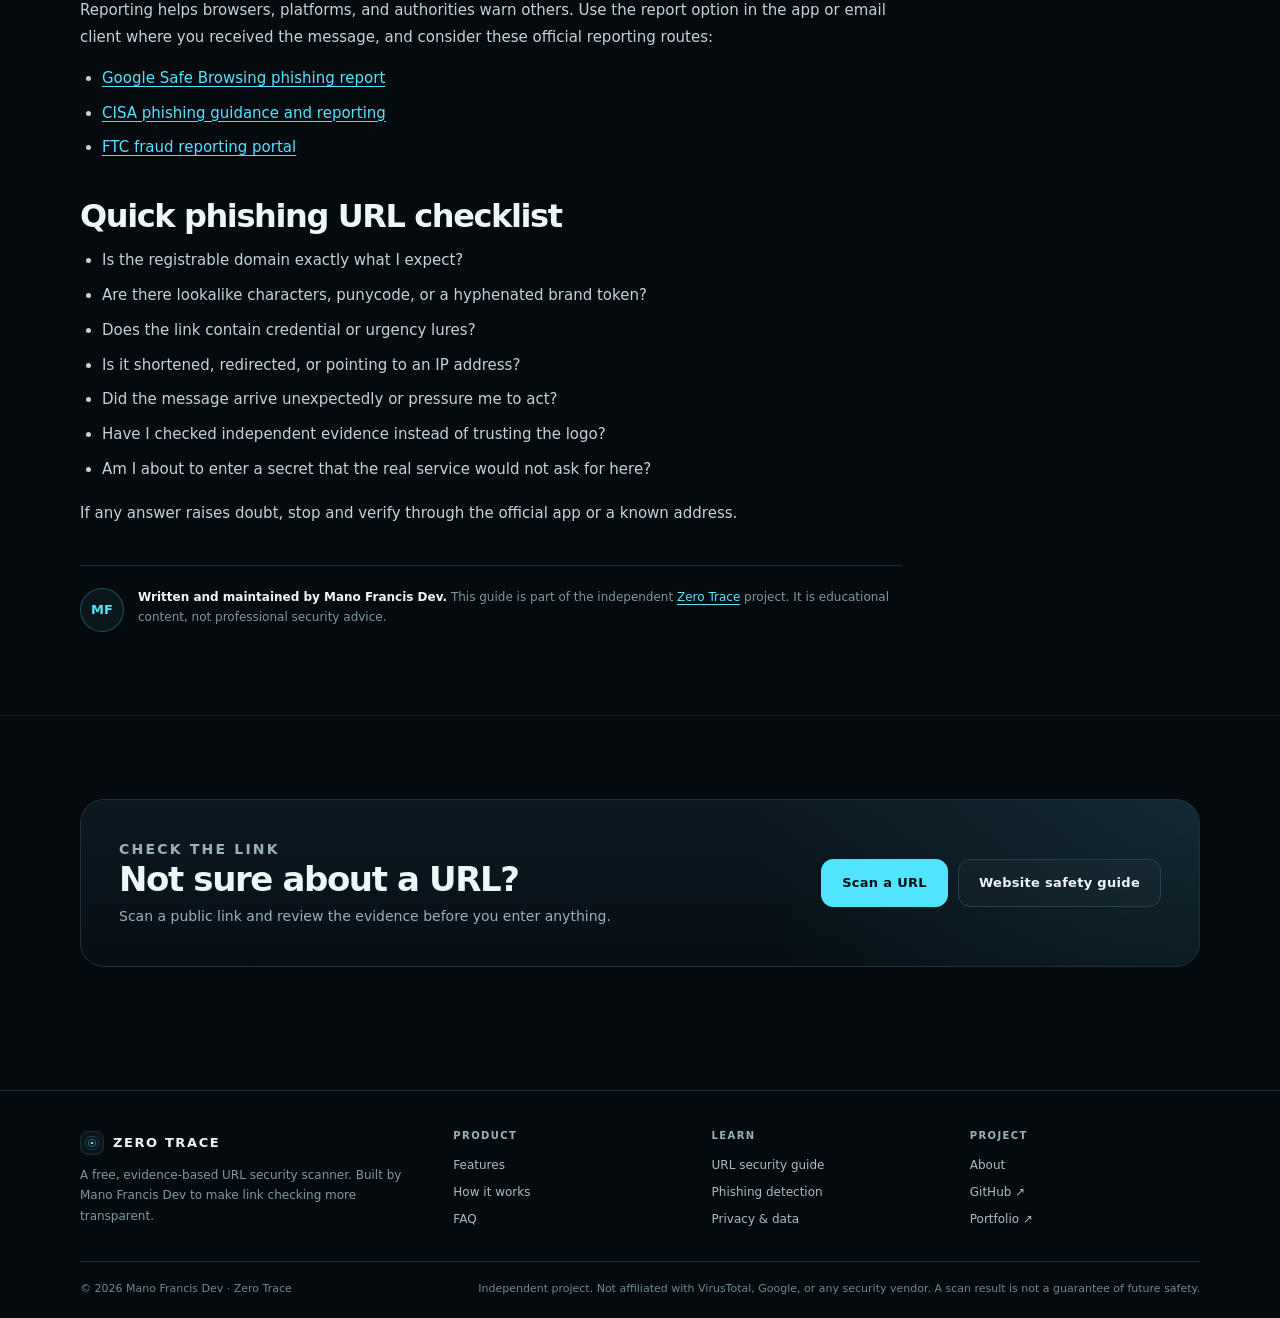
<file: docs/phishing-detection/index.html>
<!doctype html>
<html lang="en">
<head>
  <meta charset="utf-8">
  <meta name="viewport" content="width=device-width, initial-scale=1">
  <title>Phishing URL Checker: How to Spot a Phishing Link | Zero Trace</title>
  <meta name="description" content="Use Zero Trace as a phishing URL checker. Learn how to spot lookalike domains, punycode, credential lures, redirects, and urgency tactics before you click.">
  <meta name="robots" content="index, follow, max-snippet:-1, max-image-preview:large, max-video-preview:-1">
  <meta name="author" content="Mano Francis Dev">
  <meta name="theme-color" content="#050a0e">
  <link rel="canonical" href="https://manofrancis-dev.github.io/ZeroTrace/phishing-detection/">

  <meta property="og:type" content="article">
  <meta property="og:site_name" content="Zero Trace">
  <meta property="og:locale" content="en_US">
  <meta property="og:title" content="Phishing URL Checker: How to Spot a Phishing Link | Zero Trace">
  <meta property="og:description" content="Use Zero Trace as a phishing URL checker. Learn how to spot lookalike domains, punycode, credential lures, redirects, and urgency tactics before you click.">
  <meta property="og:url" content="https://manofrancis-dev.github.io/ZeroTrace/phishing-detection/">
  <meta property="og:image" content="https://manofrancis-dev.github.io/ZeroTrace/assets/img/og-zero-trace-url-scanner.png">
  <meta property="og:image:width" content="1200">
  <meta property="og:image:height" content="630">
  <meta property="og:image:alt" content="Zero Trace wordmark on a dark cybersecurity grid with the headline Check a URL before you trust it.">
  <meta property="article:published_time" content="2026-11-27T00:00:00+00:00">
  <meta property="article:modified_time" content="2026-11-27T00:00:00+00:00">
  <meta property="article:author" content="Mano Francis Dev">
  <meta name="twitter:card" content="summary_large_image">
  <meta name="twitter:title" content="Phishing URL Checker: How to Spot a Phishing Link | Zero Trace">
  <meta name="twitter:description" content="Use Zero Trace as a phishing URL checker. Learn how to spot lookalike domains, punycode, credential lures, redirects, and urgency tactics before you click.">
  <meta name="twitter:image" content="https://manofrancis-dev.github.io/ZeroTrace/assets/img/og-zero-trace-url-scanner.png">
  <meta name="twitter:image:alt" content="Zero Trace wordmark on a dark cybersecurity grid with the headline Check a URL before you trust it.">

  <link rel="icon" type="image/svg+xml" href="../assets/img/favicon.svg">
  <link rel="icon" type="image/png" sizes="32x32" href="../assets/img/favicon-32.png">
  <link rel="apple-touch-icon" sizes="180x180" href="../assets/img/apple-touch-icon.png">
  <link rel="stylesheet" href="../assets/css/site.css">

  <script type="application/ld+json">
  {
    "@context": "https://schema.org",
    "@graph": [
      {
        "@type": "Article",
        "@id": "https://manofrancis-dev.github.io/ZeroTrace/phishing-detection/#article",
        "headline": "How to identify a phishing URL",
        "description": "Learn how to spot phishing URLs: lookalike domains, punycode, credential lures, redirects, and urgency tactics.",
        "image": "https://manofrancis-dev.github.io/ZeroTrace/assets/img/og-zero-trace-url-scanner.png",
        "datePublished": "2026-11-27",
        "dateModified": "2026-11-27",
        "inLanguage": "en",
        "articleSection": "Phishing detection",
        "author": { "@id": "https://manofrancis-dev.github.io/ZeroTrace/#person" },
        "publisher": { "@id": "https://manofrancis-dev.github.io/ZeroTrace/#person" },
        "mainEntityOfPage": { "@id": "https://manofrancis-dev.github.io/ZeroTrace/phishing-detection/#webpage" }
      },
      {
        "@type": "WebPage",
        "@id": "https://manofrancis-dev.github.io/ZeroTrace/phishing-detection/#webpage",
        "url": "https://manofrancis-dev.github.io/ZeroTrace/phishing-detection/",
        "name": "How to Identify a Phishing URL | Zero Trace",
        "description": "Learn how to spot phishing URLs: lookalike domains, punycode, credential lures, redirects, and urgency tactics.",
        "isPartOf": { "@id": "https://manofrancis-dev.github.io/ZeroTrace/#website" },
        "inLanguage": "en"
      },
      {
        "@type": "BreadcrumbList",
        "@id": "https://manofrancis-dev.github.io/ZeroTrace/phishing-detection/#breadcrumbs",
        "itemListElement": [
          { "@type": "ListItem", "position": 1, "name": "Home", "item": "https://manofrancis-dev.github.io/ZeroTrace/" },
          { "@type": "ListItem", "position": 2, "name": "Phishing detection", "item": "https://manofrancis-dev.github.io/ZeroTrace/phishing-detection/" }
        ]
      }
    ]
  }
  </script>
</head>
<body>
  <a class="skip-link" href="#main">Skip to main content</a>

  <header class="site-header">
    <div class="wrap header-inner">
      <a class="brand" href="../" aria-label="Zero Trace home">
        <svg class="brand-mark" viewBox="0 0 32 32" aria-hidden="true" focusable="false">
          <rect x="1" y="1" width="30" height="30" rx="9" fill="#0a141b" stroke="#24414e"></rect>
          <circle cx="16" cy="16" r="9" fill="none" stroke="#51e4ff" stroke-opacity=".28"></circle>
          <circle cx="16" cy="16" r="5" fill="none" stroke="#51e4ff" stroke-opacity=".55"></circle>
          <circle cx="16" cy="16" r="1.8" fill="#51e4ff"></circle>
          <path d="M16 4v4M16 24v4M4 16h4M24 16h4" stroke="#51e4ff" stroke-opacity=".6" stroke-linecap="round"></path>
        </svg>
        <span>ZERO TRACE</span>
      </a>
      <div class="header-right">
        <span class="header-badge">LIVE URL SECURITY INTELLIGENCE</span>
        <nav class="site-nav" aria-label="Primary">
          <a href="../features/">Features</a>
          <a href="../how-it-works/">How it works</a>
          <a href="../url-security-guide/">Security guide</a>
          <a href="../phishing-detection/" aria-current="page">Phishing</a>
          <a href="../faq/">FAQ</a>
          <a href="../about/">About</a>
        </nav>
      </div>
    </div>
  </header>

  <main id="main">
    <section class="section page-hero" aria-labelledby="page-title">
      <div class="wrap">
        <nav class="breadcrumbs" aria-label="Breadcrumb">
          <ol>
            <li><a href="../">Home</a></li>
            <li aria-current="page">Phishing detection</li>
          </ol>
        </nav>
        <p class="eyebrow">Phishing detection</p>
        <h1 id="page-title">How to identify a phishing URL</h1>
        <p class="lead">Phishing works by borrowing trust: a familiar brand, an urgent message, and a link that looks close enough. Learning to read the URL is one of the most useful habits you can build.</p>
        <div class="page-meta"><span>Updated 27 November 2026</span><span>Link checklist</span><span>Beginner friendly</span></div>
      </div>
    </section>

    <section class="section">
      <div class="wrap article-layout">
        <article class="prose">
          <p>Phishing is a form of impersonation. The attacker wants you to believe a page belongs to a service you trust so that you will enter a password, a one-time code, card details, or a recovery phrase. The page may be polished, the email may look official, and the connection may be encrypted. The URL is often the place where the impersonation becomes visible.</p>

          <h2 id="goal">What a phishing URL is trying to do</h2>
          <ul>
            <li><strong>Steal credentials</strong> with a cloned login page.</li>
            <li><strong>Capture one-time codes</strong> so an attacker can complete a login or transaction.</li>
            <li><strong>Collect payment details</strong> through a fake shop, invoice, or delivery fee.</li>
            <li><strong>Deliver malware</strong> through a fake installer, document, or update.</li>
            <li><strong>Harvest personal information</strong> for identity theft or further targeting.</li>
          </ul>
          <p>Some phishing pages contain no malware at all. The fraud is in the page’s purpose, which is why a clean malware scan alone cannot prove that a site is trustworthy.</p>

          <h2 id="anatomy">Anatomy of a phishing URL</h2>
          <p>Consider this illustrative URL (the <code>example</code> domain is reserved for documentation):</p>
          <blockquote><code>https://login.microsoft.com.account-verify.example/reset?email=you%40example.com</code></blockquote>
          <p>Read it in parts:</p>
          <ul>
            <li><code>https://</code> is the scheme. It means the connection is encrypted, not that the site is honest.</li>
            <li><code>login.microsoft.com.account-verify.example</code> is the host. The registrable domain is <code>example</code>. The words “login,” “microsoft,” and “account-verify” are subdomains chosen by the owner of <code>example</code>.</li>
            <li><code>/reset</code> is the path. A brand name in the path does not prove ownership.</li>
            <li><code>?email=...</code> is the query string. It can prefill a form or carry tracking data.</li>
          </ul>
          <p>The most important question is not “Does the URL contain a brand name?” It is “What is the registrable domain, and is it the domain I expect?”</p>

          <h2 id="red-flags">Red flags in a suspicious link</h2>
          <ol>
            <li><strong>Lookalike characters.</strong> A zero for “o,” a one for “l,” or “rn” for “m” can make a fake domain look real.</li>
            <li><strong>Brand names in subdomains or paths.</strong> <code>brand.example</code> is not <code>brand.com</code>.</li>
            <li><strong>Hyphenated brand tokens.</strong> Names such as <code>brand-login</code> or <code>brand-secure</code> are common impersonation patterns.</li>
            <li><strong>Punycode hostnames.</strong> A host containing <code>xn--</code> uses internationalized characters that may resemble Latin letters.</li>
            <li><strong>Credential-style <code>@</code> syntax.</strong> In <code>https://trusted.example@evil.example/</code>, the actual host is <code>evil.example</code>.</li>
            <li><strong>Long or random-looking strings.</strong> They can hide the meaningful part of the destination or carry a unique tracking token.</li>
            <li><strong>Redirect parameters.</strong> Names such as <code>redirect</code>, <code>url</code>, <code>target</code>, <code>next</code>, and <code>continue</code> can send you elsewhere after the first page loads.</li>
            <li><strong>Shortened links.</strong> A shortener hides the destination until it redirects.</li>
            <li><strong>IP address hosts.</strong> A URL that points directly to an IP address instead of a domain is unusual for a consumer service.</li>
            <li><strong>Executable downloads.</strong> A link ending in .exe, .scr, .bat, .cmd, .msi, .apk, .dmg, or .iso deserves extra scrutiny.</li>
            <li><strong>Urgency and credential words.</strong> “Verify,” “password,” “wallet,” “reset,” “account,” and “payment” in the path or query are common lures.</li>
            <li><strong>Mismatched link text.</strong> The visible text says one destination, but the actual href points somewhere else.</li>
          </ol>
          <p>No single red flag proves phishing. A combination of signals, especially in an unexpected message, is a reason to stop.</p>

          <h2 id="lookalikes">Common lookalike domain techniques</h2>
          <h3>Typosquatting</h3>
          <p>A misspelling or omitted letter: <code>exmaple.example</code> instead of <code>example</code>. These are easy to miss when you scan quickly.</p>
          <h3>Character substitution</h3>
          <p>Digits or similar-looking letters replace the original: a zero for “o,” a one for “l,” or “vv” for “w.”</p>
          <h3>Homoglyphs and punycode</h3>
          <p>Characters from another script can look nearly identical to Latin letters. Browsers may display the Unicode form while the underlying hostname is punycode. If the address contains <code>xn--</code>, inspect it carefully.</p>
          <h3>Combosquatting</h3>
          <p>Extra words are added to a brand: <code>brand-support</code>, <code>brand-billing</code>, or <code>brand-verification</code>. The extra word is part of a different domain.</p>
          <h3>Subdomain deception</h3>
          <p>The brand appears in a subdomain: <code>brand.example</code>. The actual registrable domain is still <code>example</code>.</p>
          <h3>TLD swaps</h3>
          <p>The same name appears under a different top-level domain. A different TLD is not automatically malicious, but it is a reason to confirm the domain you expected.</p>

          <h2 id="channels">Phishing beyond email</h2>
          <ul>
            <li><strong>SMS and messaging apps:</strong> delivery fees, bank alerts, account closures, and fake support conversations.</li>
            <li><strong>QR codes:</strong> “quishing” hides the destination in a printed or screen-based code.</li>
            <li><strong>Social media and direct messages:</strong> fake giveaways, investment offers, and account-verification requests.</li>
            <li><strong>Search ads:</strong> paid results can point to lookalike domains above the official result.</li>
            <li><strong>Browser notifications and calendar invites:</strong> fake alerts that lead to a credential page.</li>
            <li><strong>Voice and video calls:</strong> impersonation that directs you to a link or a remote-support tool.</li>
          </ul>

          <h2 id="before">What to check before you click</h2>
          <ol>
            <li><strong>Pause on unexpected messages.</strong> If you did not initiate the interaction, verify it through an official channel.</li>
            <li><strong>Reveal the destination.</strong> On desktop, hover over the link. On mobile, long-press and copy it instead of tapping.</li>
            <li><strong>Read the registrable domain.</strong> Ignore brand names in subdomains and paths.</li>
            <li><strong>Expand shortened links</strong> with a reputable tool or check the final URL in a scanner report.</li>
            <li><strong>Scan the public URL</strong> with <a href="../#scanner">Zero Trace</a> and read the provider cards, not just the score.</li>
            <li><strong>Open the official app or type the known address</strong> instead of using the link.</li>
          </ol>

          <h2 id="after">What to check after you open a page</h2>
          <ul>
            <li>Does the login form belong to the domain you expected?</li>
            <li>Does the page ask for a password, one-time code, card PIN, or recovery phrase that the real service would not request there?</li>
            <li>Does it push a payment method with no buyer protection?</li>
            <li>Does it trigger a download you did not ask for?</li>
            <li>Does the browser show a certificate or deceptive-site warning?</li>
            <li>Does the page use urgency to stop you from checking?</li>
          </ul>

          <h2 id="https">Why HTTPS does not make a phishing page safe</h2>
          <p>HTTPS encrypts traffic. It does not verify that the site is honest. Certificates are available to anyone who controls a domain, including attackers. A cloned login page served over HTTPS is still a cloned login page. The padlock is a baseline expectation, not a substitute for checking the domain and the context.</p>

          <h2 id="zero-trace">How Zero Trace helps with phishing checks</h2>
          <p>Zero Trace looks for phishing-related evidence from several angles: URL structure heuristics, VirusTotal reputation and engine detections, RDAP registration context, and isolated browser behavior such as redirects and suspicious page signals. The report shows which providers responded and where evidence is missing.</p>
          <p>It cannot confirm every phishing page. A new domain may have no report, and a targeted page may serve different content to a scanner. Treat a “no known threat” result as a reason for normal caution, not as permission to enter credentials. Read <a href="../features/">the feature breakdown</a> for the full evidence model.</p>

          <h2 id="clicked">If you clicked: immediate steps</h2>
          <ol>
            <li>Do not enter any information on the page.</li>
            <li>Close the tab and stop any download that started.</li>
            <li>If you entered a password, change it from a device you trust and revoke active sessions.</li>
            <li>Enable multi-factor authentication on the affected account.</li>
            <li>If payment details were entered, contact your bank or card issuer using the official number or app.</li>
            <li>Run a security scan on the device if you downloaded or opened a file.</li>
            <li>Report the message to the platform where you received it.</li>
          </ol>
          <p>The <a href="../url-security-guide/#entered">URL security guide</a> covers account recovery steps in more detail.</p>

          <h2 id="report">Reporting a phishing link</h2>
          <p>Reporting helps browsers, platforms, and authorities warn others. Use the report option in the app or email client where you received the message, and consider these official reporting routes:</p>
          <ul>
            <li><a href="https://safebrowsing.google.com/safebrowsing/report_phish/" target="_blank" rel="noopener noreferrer">Google Safe Browsing phishing report</a></li>
            <li><a href="https://www.cisa.gov/secure-our-world/recognize-and-report-phishing" target="_blank" rel="noopener noreferrer">CISA phishing guidance and reporting</a></li>
            <li><a href="https://reportfraud.ftc.gov/" target="_blank" rel="noopener noreferrer">FTC fraud reporting portal</a></li>
          </ul>

          <h2 id="checklist">Quick phishing URL checklist</h2>
          <ul>
            <li>Is the registrable domain exactly what I expect?</li>
            <li>Are there lookalike characters, punycode, or a hyphenated brand token?</li>
            <li>Does the link contain credential or urgency lures?</li>
            <li>Is it shortened, redirected, or pointing to an IP address?</li>
            <li>Did the message arrive unexpectedly or pressure me to act?</li>
            <li>Have I checked independent evidence instead of trusting the logo?</li>
            <li>Am I about to enter a secret that the real service would not ask for here?</li>
          </ul>
          <p>If any answer raises doubt, stop and verify through the official app or a known address.</p>

          <div class="author-box">
            <div class="author-avatar" aria-hidden="true">MF</div>
            <p><b>Written and maintained by Mano Francis Dev.</b> This guide is part of the independent <a href="../about/">Zero Trace</a> project. It is educational content, not professional security advice.</p>
          </div>
        </article>

        <aside class="article-aside" aria-label="On this page">
          <h2>On this page</h2>
          <ul>
            <li><a href="#goal">What phishing wants</a></li>
            <li><a href="#anatomy">URL anatomy</a></li>
            <li><a href="#red-flags">Red flags</a></li>
            <li><a href="#lookalikes">Lookalike domains</a></li>
            <li><a href="#channels">Phishing channels</a></li>
            <li><a href="#before">Before you click</a></li>
            <li><a href="#after">After you open</a></li>
            <li><a href="#zero-trace">How Zero Trace helps</a></li>
            <li><a href="#clicked">If you clicked</a></li>
            <li><a href="#checklist">Quick checklist</a></li>
          </ul>
          <a class="aside-cta" href="../#scanner">Scan a URL →</a>
        </aside>
      </div>
    </section>

    <section class="section">
      <div class="wrap">
        <div class="cta-band">
          <div>
            <p class="eyebrow">Check the link</p>
            <h2>Not sure about a URL?</h2>
            <p>Scan a public link and review the evidence before you enter anything.</p>
          </div>
          <div class="cta-actions">
            <a class="btn btn-primary" href="../#scanner">Scan a URL</a>
            <a class="btn" href="../url-security-guide/">Website safety guide</a>
          </div>
        </div>
      </div>
    </section>
  </main>

  <footer class="site-footer">
    <div class="wrap">
      <div class="footer-grid">
        <div>
          <a class="footer-brand" href="../" aria-label="Zero Trace home">
            <svg class="brand-mark" viewBox="0 0 32 32" aria-hidden="true" focusable="false">
              <rect x="1" y="1" width="30" height="30" rx="9" fill="#0a141b" stroke="#24414e"></rect>
              <circle cx="16" cy="16" r="9" fill="none" stroke="#51e4ff" stroke-opacity=".28"></circle>
              <circle cx="16" cy="16" r="5" fill="none" stroke="#51e4ff" stroke-opacity=".55"></circle>
              <circle cx="16" cy="16" r="1.8" fill="#51e4ff"></circle>
            </svg>
            <span>ZERO TRACE</span>
          </a>
          <p class="footer-about">A free, evidence-based URL security scanner. Built by Mano Francis Dev to make link checking more transparent.</p>
        </div>
        <div class="footer-col">
          <h2>Product</h2>
          <a href="../features/">Features</a>
          <a href="../how-it-works/">How it works</a>
          <a href="../faq/">FAQ</a>
        </div>
        <div class="footer-col">
          <h2>Learn</h2>
          <a href="../url-security-guide/">URL security guide</a>
          <a href="../phishing-detection/">Phishing detection</a>
          <a href="../privacy/">Privacy &amp; data</a>
        </div>
        <div class="footer-col">
          <h2>Project</h2>
          <a href="../about/">About</a>
          <a href="https://github.com/manofrancis-dev/ZeroTrace" target="_blank" rel="noopener noreferrer">GitHub ↗</a>
          <a href="https://manofrancis-dev.github.io/manofrancis-portfolio/" target="_blank" rel="noopener noreferrer">Portfolio ↗</a>
        </div>
      </div>
      <div class="footer-bottom">
        <p>© 2026 Mano Francis Dev · Zero Trace</p>
        <p class="footer-disclaimer">Independent project. Not affiliated with VirusTotal, Google, or any security vendor. A scan result is not a guarantee of future safety.</p>
      </div>
    </div>
  </footer>
</body>
</html>
</file>
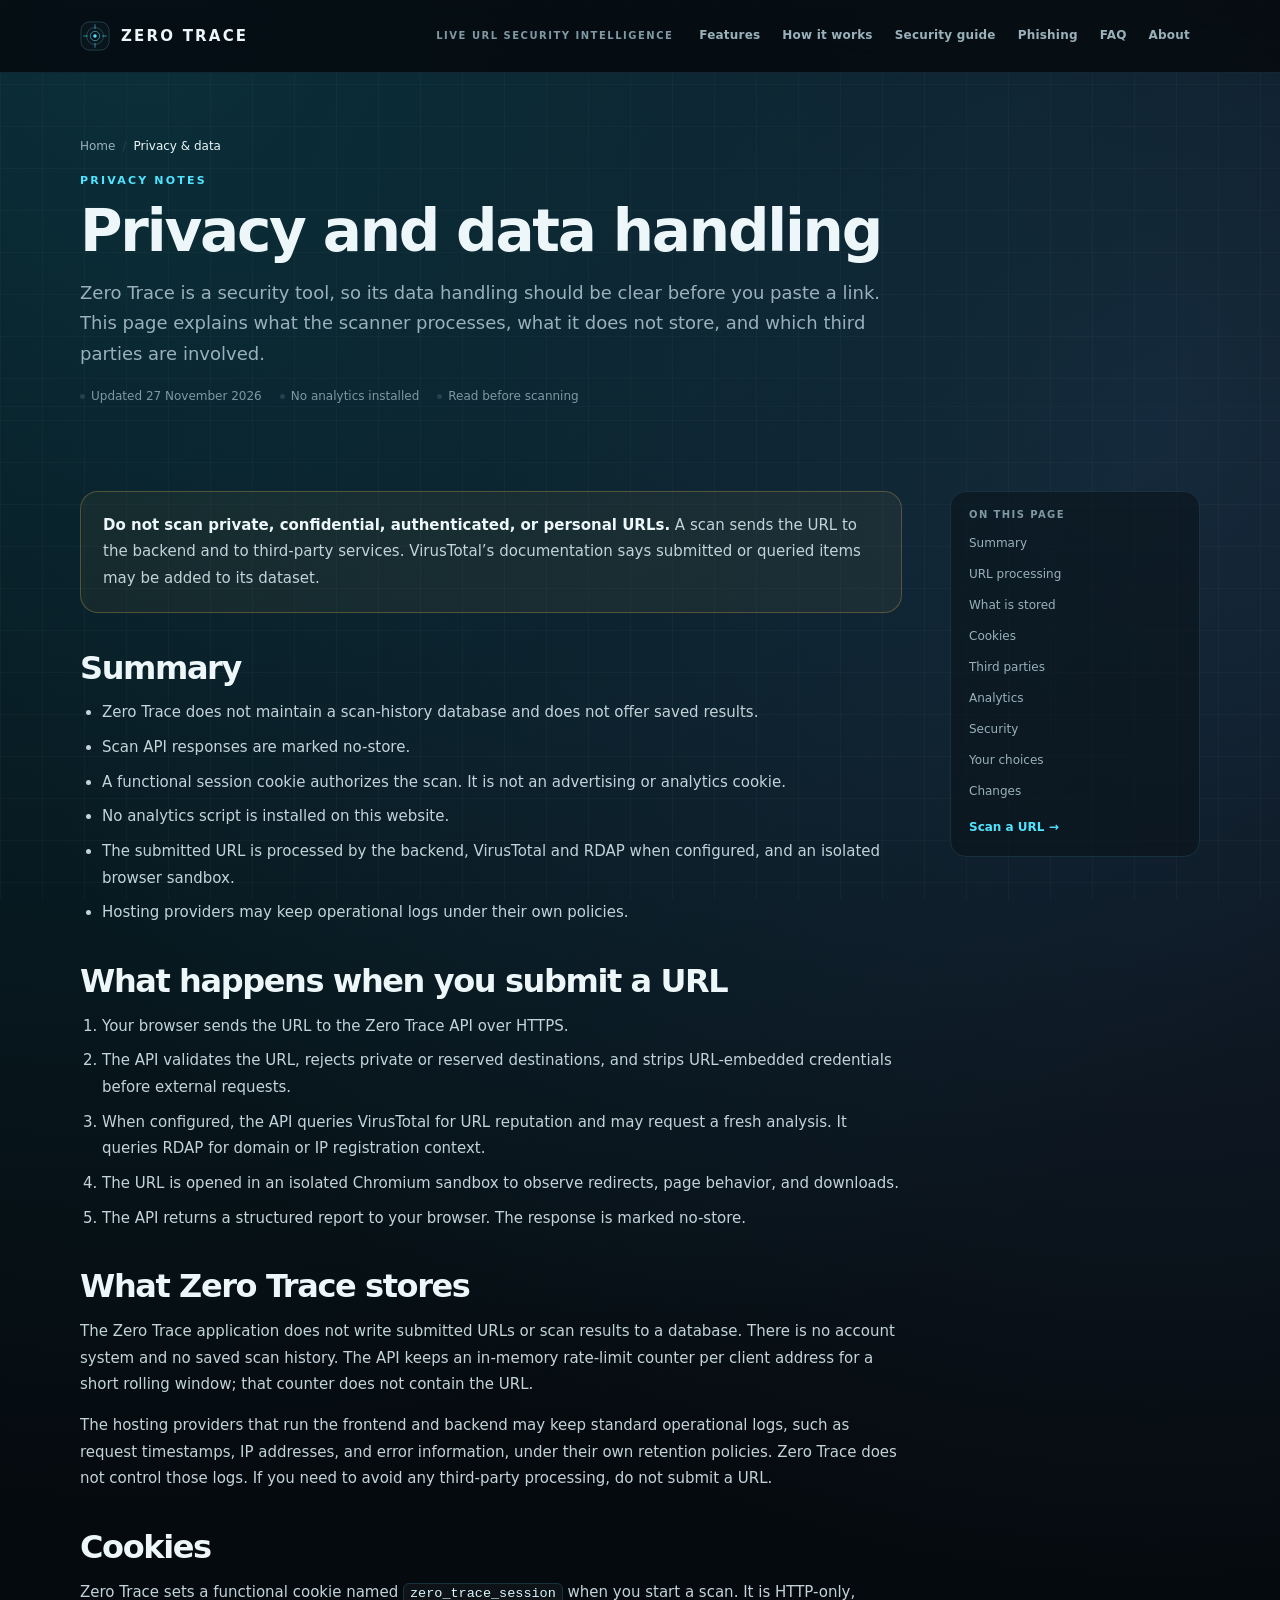
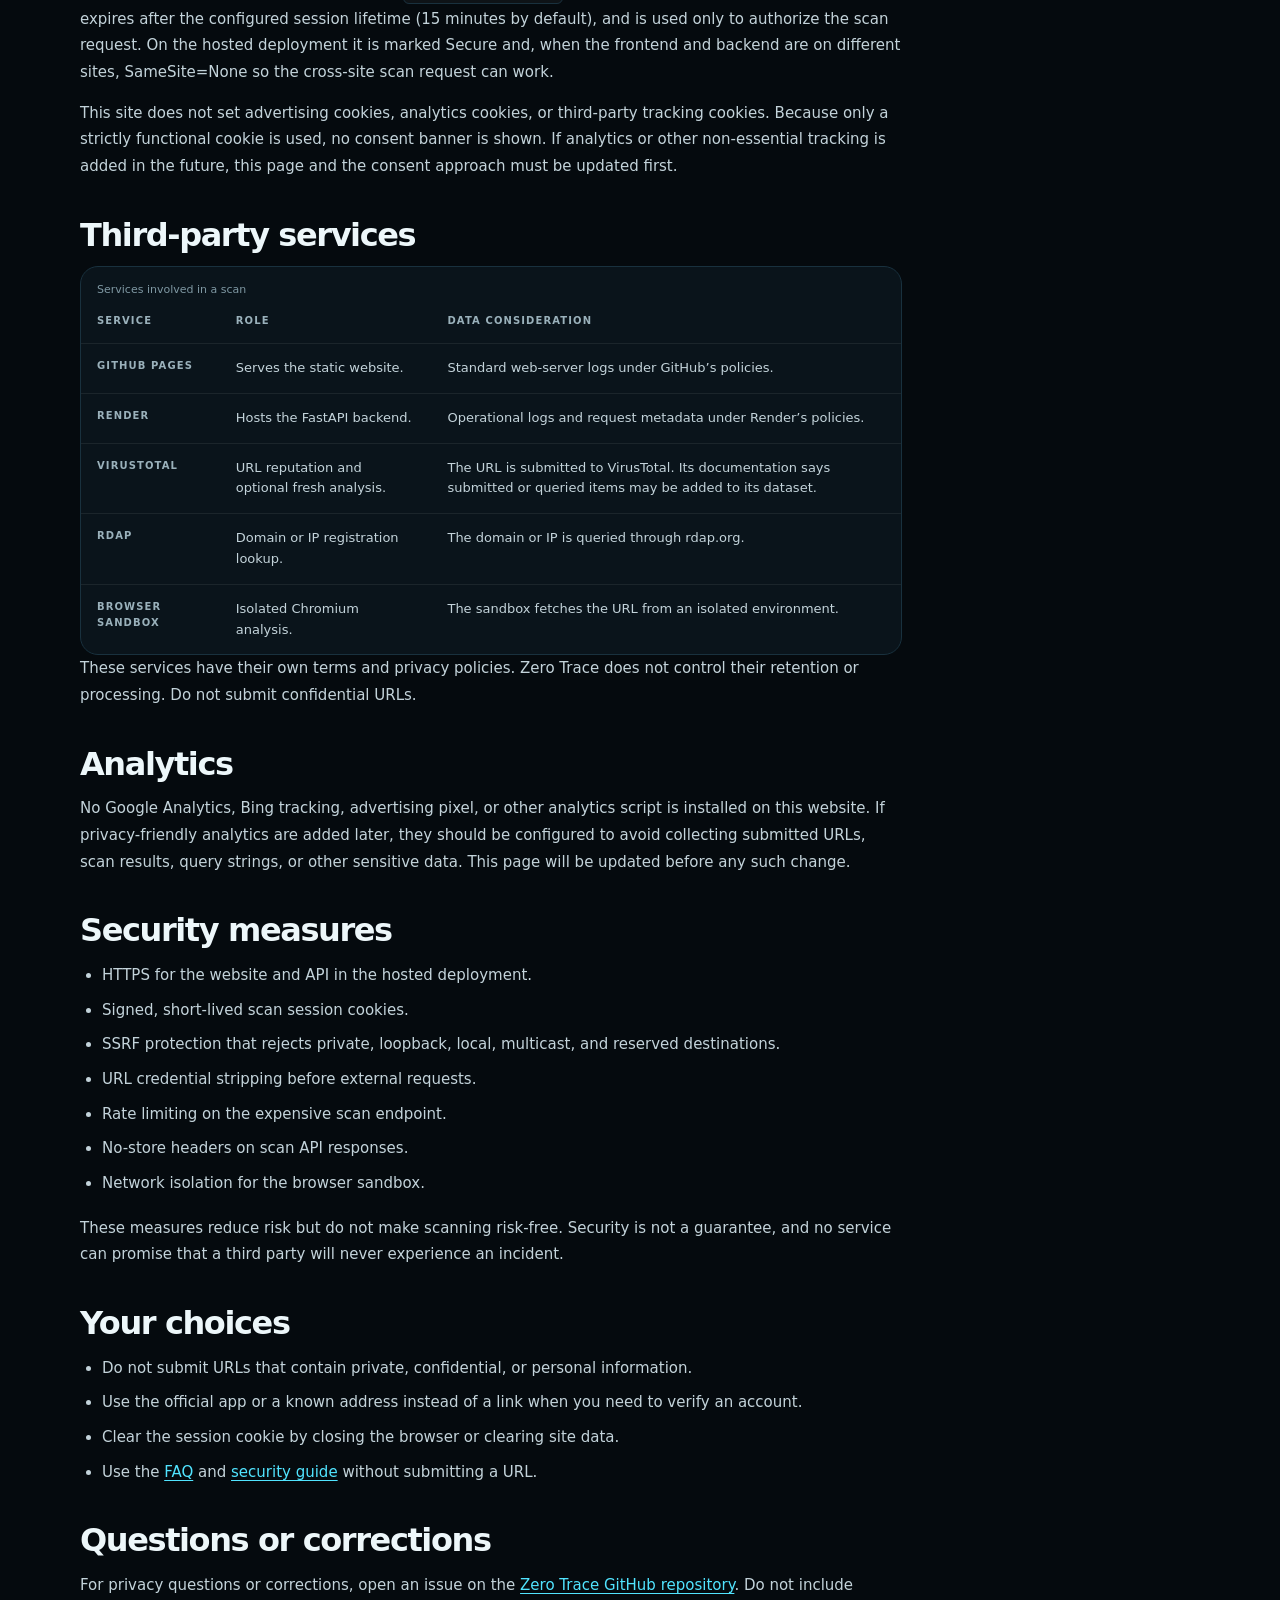
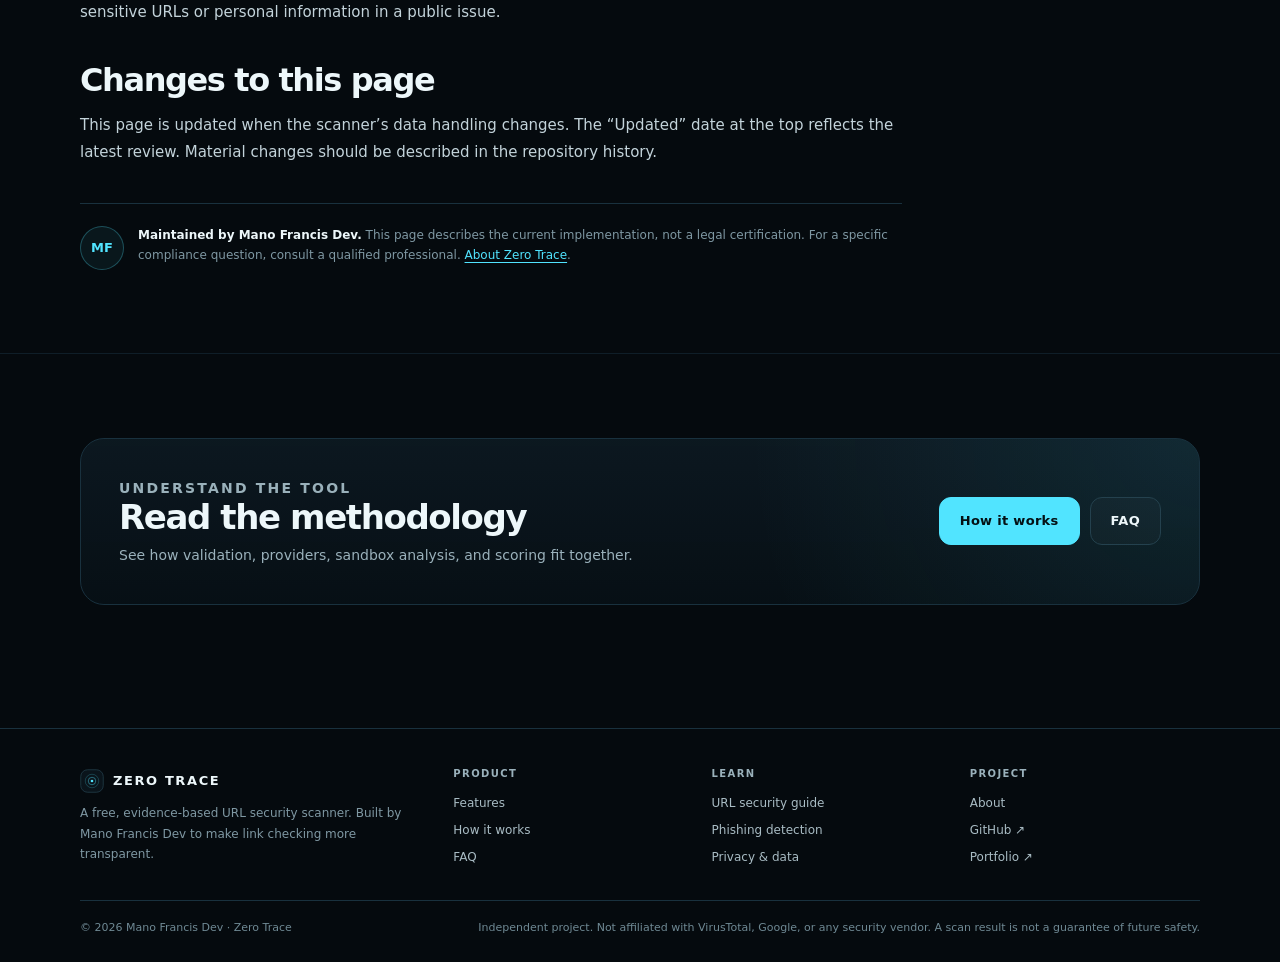
<file: docs/privacy/index.html>
<!doctype html>
<html lang="en">
<head>
  <meta charset="utf-8">
  <meta name="viewport" content="width=device-width, initial-scale=1">
  <title>Privacy &amp; Data Handling | Zero Trace</title>
  <meta name="description" content="How Zero Trace handles submitted URLs, scan sessions, third-party services, cookies, hosting logs, and analytics. Read before scanning a link.">
  <meta name="robots" content="index, follow, max-snippet:-1, max-image-preview:large, max-video-preview:-1">
  <meta name="author" content="Mano Francis Dev">
  <meta name="theme-color" content="#050a0e">
  <link rel="canonical" href="https://manofrancis-dev.github.io/ZeroTrace/privacy/">

  <meta property="og:type" content="website">
  <meta property="og:site_name" content="Zero Trace">
  <meta property="og:locale" content="en_US">
  <meta property="og:title" content="Privacy &amp; Data Handling | Zero Trace">
  <meta property="og:description" content="How Zero Trace handles submitted URLs, scan sessions, third-party services, cookies, hosting logs, and analytics.">
  <meta property="og:url" content="https://manofrancis-dev.github.io/ZeroTrace/privacy/">
  <meta property="og:image" content="https://manofrancis-dev.github.io/ZeroTrace/assets/img/og-zero-trace-url-scanner.png">
  <meta property="og:image:width" content="1200">
  <meta property="og:image:height" content="630">
  <meta property="og:image:alt" content="Zero Trace wordmark on a dark cybersecurity grid with the headline Check a URL before you trust it.">
  <meta name="twitter:card" content="summary_large_image">
  <meta name="twitter:title" content="Privacy &amp; Data Handling | Zero Trace">
  <meta name="twitter:description" content="How Zero Trace handles submitted URLs, scan sessions, third-party services, cookies, hosting logs, and analytics.">
  <meta name="twitter:image" content="https://manofrancis-dev.github.io/ZeroTrace/assets/img/og-zero-trace-url-scanner.png">
  <meta name="twitter:image:alt" content="Zero Trace wordmark on a dark cybersecurity grid with the headline Check a URL before you trust it.">

  <link rel="icon" type="image/svg+xml" href="../assets/img/favicon.svg">
  <link rel="icon" type="image/png" sizes="32x32" href="../assets/img/favicon-32.png">
  <link rel="apple-touch-icon" sizes="180x180" href="../assets/img/apple-touch-icon.png">
  <link rel="stylesheet" href="../assets/css/site.css">

  <script type="application/ld+json">
  {
    "@context": "https://schema.org",
    "@graph": [
      {
        "@type": "WebPage",
        "@id": "https://manofrancis-dev.github.io/ZeroTrace/privacy/#webpage",
        "url": "https://manofrancis-dev.github.io/ZeroTrace/privacy/",
        "name": "Privacy & Data Handling | Zero Trace",
        "description": "How Zero Trace handles submitted URLs, scan sessions, third-party services, cookies, hosting logs, and analytics.",
        "isPartOf": { "@id": "https://manofrancis-dev.github.io/ZeroTrace/#website" },
        "inLanguage": "en"
      },
      {
        "@type": "BreadcrumbList",
        "@id": "https://manofrancis-dev.github.io/ZeroTrace/privacy/#breadcrumbs",
        "itemListElement": [
          { "@type": "ListItem", "position": 1, "name": "Home", "item": "https://manofrancis-dev.github.io/ZeroTrace/" },
          { "@type": "ListItem", "position": 2, "name": "Privacy & data", "item": "https://manofrancis-dev.github.io/ZeroTrace/privacy/" }
        ]
      }
    ]
  }
  </script>
</head>
<body>
  <a class="skip-link" href="#main">Skip to main content</a>

  <header class="site-header">
    <div class="wrap header-inner">
      <a class="brand" href="../" aria-label="Zero Trace home">
        <svg class="brand-mark" viewBox="0 0 32 32" aria-hidden="true" focusable="false">
          <rect x="1" y="1" width="30" height="30" rx="9" fill="#0a141b" stroke="#24414e"></rect>
          <circle cx="16" cy="16" r="9" fill="none" stroke="#51e4ff" stroke-opacity=".28"></circle>
          <circle cx="16" cy="16" r="5" fill="none" stroke="#51e4ff" stroke-opacity=".55"></circle>
          <circle cx="16" cy="16" r="1.8" fill="#51e4ff"></circle>
          <path d="M16 4v4M16 24v4M4 16h4M24 16h4" stroke="#51e4ff" stroke-opacity=".6" stroke-linecap="round"></path>
        </svg>
        <span>ZERO TRACE</span>
      </a>
      <div class="header-right">
        <span class="header-badge">LIVE URL SECURITY INTELLIGENCE</span>
        <nav class="site-nav" aria-label="Primary">
          <a href="../features/">Features</a>
          <a href="../how-it-works/">How it works</a>
          <a href="../url-security-guide/">Security guide</a>
          <a href="../phishing-detection/">Phishing</a>
          <a href="../faq/">FAQ</a>
          <a href="../about/">About</a>
        </nav>
      </div>
    </div>
  </header>

  <main id="main">
    <section class="section page-hero" aria-labelledby="page-title">
      <div class="wrap">
        <nav class="breadcrumbs" aria-label="Breadcrumb">
          <ol>
            <li><a href="../">Home</a></li>
            <li aria-current="page">Privacy &amp; data</li>
          </ol>
        </nav>
        <p class="eyebrow">Privacy notes</p>
        <h1 id="page-title">Privacy and data handling</h1>
        <p class="lead">Zero Trace is a security tool, so its data handling should be clear before you paste a link. This page explains what the scanner processes, what it does not store, and which third parties are involved.</p>
        <div class="page-meta"><span>Updated 27 November 2026</span><span>No analytics installed</span><span>Read before scanning</span></div>
      </div>
    </section>

    <section class="section">
      <div class="wrap article-layout">
        <article class="prose">
          <div class="callout warn">
            <p><strong>Do not scan private, confidential, authenticated, or personal URLs.</strong> A scan sends the URL to the backend and to third-party services. VirusTotal’s documentation says submitted or queried items may be added to its dataset.</p>
          </div>

          <h2 id="summary">Summary</h2>
          <ul>
            <li>Zero Trace does not maintain a scan-history database and does not offer saved results.</li>
            <li>Scan API responses are marked no-store.</li>
            <li>A functional session cookie authorizes the scan. It is not an advertising or analytics cookie.</li>
            <li>No analytics script is installed on this website.</li>
            <li>The submitted URL is processed by the backend, VirusTotal and RDAP when configured, and an isolated browser sandbox.</li>
            <li>Hosting providers may keep operational logs under their own policies.</li>
          </ul>

          <h2 id="submitted">What happens when you submit a URL</h2>
          <ol>
            <li>Your browser sends the URL to the Zero Trace API over HTTPS.</li>
            <li>The API validates the URL, rejects private or reserved destinations, and strips URL-embedded credentials before external requests.</li>
            <li>When configured, the API queries VirusTotal for URL reputation and may request a fresh analysis. It queries RDAP for domain or IP registration context.</li>
            <li>The URL is opened in an isolated Chromium sandbox to observe redirects, page behavior, and downloads.</li>
            <li>The API returns a structured report to your browser. The response is marked no-store.</li>
          </ol>

          <h2 id="stored">What Zero Trace stores</h2>
          <p>The Zero Trace application does not write submitted URLs or scan results to a database. There is no account system and no saved scan history. The API keeps an in-memory rate-limit counter per client address for a short rolling window; that counter does not contain the URL.</p>
          <p>The hosting providers that run the frontend and backend may keep standard operational logs, such as request timestamps, IP addresses, and error information, under their own retention policies. Zero Trace does not control those logs. If you need to avoid any third-party processing, do not submit a URL.</p>

          <h2 id="cookies">Cookies</h2>
          <p>Zero Trace sets a functional cookie named <code>zero_trace_session</code> when you start a scan. It is HTTP-only, expires after the configured session lifetime (15 minutes by default), and is used only to authorize the scan request. On the hosted deployment it is marked Secure and, when the frontend and backend are on different sites, SameSite=None so the cross-site scan request can work.</p>
          <p>This site does not set advertising cookies, analytics cookies, or third-party tracking cookies. Because only a strictly functional cookie is used, no consent banner is shown. If analytics or other non-essential tracking is added in the future, this page and the consent approach must be updated first.</p>

          <h2 id="third-parties">Third-party services</h2>
          <div class="table-wrap">
            <table>
              <caption>Services involved in a scan</caption>
              <thead>
                <tr><th scope="col">Service</th><th scope="col">Role</th><th scope="col">Data consideration</th></tr>
              </thead>
              <tbody>
                <tr><th scope="row">GitHub Pages</th><td>Serves the static website.</td><td>Standard web-server logs under GitHub’s policies.</td></tr>
                <tr><th scope="row">Render</th><td>Hosts the FastAPI backend.</td><td>Operational logs and request metadata under Render’s policies.</td></tr>
                <tr><th scope="row">VirusTotal</th><td>URL reputation and optional fresh analysis.</td><td>The URL is submitted to VirusTotal. Its documentation says submitted or queried items may be added to its dataset.</td></tr>
                <tr><th scope="row">RDAP</th><td>Domain or IP registration lookup.</td><td>The domain or IP is queried through rdap.org.</td></tr>
                <tr><th scope="row">Browser sandbox</th><td>Isolated Chromium analysis.</td><td>The sandbox fetches the URL from an isolated environment.</td></tr>
              </tbody>
            </table>
          </div>
          <p>These services have their own terms and privacy policies. Zero Trace does not control their retention or processing. Do not submit confidential URLs.</p>

          <h2 id="analytics">Analytics</h2>
          <p>No Google Analytics, Bing tracking, advertising pixel, or other analytics script is installed on this website. If privacy-friendly analytics are added later, they should be configured to avoid collecting submitted URLs, scan results, query strings, or other sensitive data. This page will be updated before any such change.</p>

          <h2 id="security">Security measures</h2>
          <ul>
            <li>HTTPS for the website and API in the hosted deployment.</li>
            <li>Signed, short-lived scan session cookies.</li>
            <li>SSRF protection that rejects private, loopback, local, multicast, and reserved destinations.</li>
            <li>URL credential stripping before external requests.</li>
            <li>Rate limiting on the expensive scan endpoint.</li>
            <li>No-store headers on scan API responses.</li>
            <li>Network isolation for the browser sandbox.</li>
          </ul>
          <p>These measures reduce risk but do not make scanning risk-free. Security is not a guarantee, and no service can promise that a third party will never experience an incident.</p>

          <h2 id="choices">Your choices</h2>
          <ul>
            <li>Do not submit URLs that contain private, confidential, or personal information.</li>
            <li>Use the official app or a known address instead of a link when you need to verify an account.</li>
            <li>Clear the session cookie by closing the browser or clearing site data.</li>
            <li>Use the <a href="../faq/">FAQ</a> and <a href="../url-security-guide/">security guide</a> without submitting a URL.</li>
          </ul>

          <h2 id="contact">Questions or corrections</h2>
          <p>For privacy questions or corrections, open an issue on the <a href="https://github.com/manofrancis-dev/ZeroTrace" target="_blank" rel="noopener noreferrer">Zero Trace GitHub repository</a>. Do not include sensitive URLs or personal information in a public issue.</p>

          <h2 id="changes">Changes to this page</h2>
          <p>This page is updated when the scanner’s data handling changes. The “Updated” date at the top reflects the latest review. Material changes should be described in the repository history.</p>

          <div class="author-box">
            <div class="author-avatar" aria-hidden="true">MF</div>
            <p><b>Maintained by Mano Francis Dev.</b> This page describes the current implementation, not a legal certification. For a specific compliance question, consult a qualified professional. <a href="../about/">About Zero Trace</a>.</p>
          </div>
        </article>

        <aside class="article-aside" aria-label="On this page">
          <h2>On this page</h2>
          <ul>
            <li><a href="#summary">Summary</a></li>
            <li><a href="#submitted">URL processing</a></li>
            <li><a href="#stored">What is stored</a></li>
            <li><a href="#cookies">Cookies</a></li>
            <li><a href="#third-parties">Third parties</a></li>
            <li><a href="#analytics">Analytics</a></li>
            <li><a href="#security">Security</a></li>
            <li><a href="#choices">Your choices</a></li>
            <li><a href="#changes">Changes</a></li>
          </ul>
          <a class="aside-cta" href="../#scanner">Scan a URL →</a>
        </aside>
      </div>
    </section>

    <section class="section">
      <div class="wrap">
        <div class="cta-band">
          <div>
            <p class="eyebrow">Understand the tool</p>
            <h2>Read the methodology</h2>
            <p>See how validation, providers, sandbox analysis, and scoring fit together.</p>
          </div>
          <div class="cta-actions">
            <a class="btn btn-primary" href="../how-it-works/">How it works</a>
            <a class="btn" href="../faq/">FAQ</a>
          </div>
        </div>
      </div>
    </section>
  </main>

  <footer class="site-footer">
    <div class="wrap">
      <div class="footer-grid">
        <div>
          <a class="footer-brand" href="../" aria-label="Zero Trace home">
            <svg class="brand-mark" viewBox="0 0 32 32" aria-hidden="true" focusable="false">
              <rect x="1" y="1" width="30" height="30" rx="9" fill="#0a141b" stroke="#24414e"></rect>
              <circle cx="16" cy="16" r="9" fill="none" stroke="#51e4ff" stroke-opacity=".28"></circle>
              <circle cx="16" cy="16" r="5" fill="none" stroke="#51e4ff" stroke-opacity=".55"></circle>
              <circle cx="16" cy="16" r="1.8" fill="#51e4ff"></circle>
            </svg>
            <span>ZERO TRACE</span>
          </a>
          <p class="footer-about">A free, evidence-based URL security scanner. Built by Mano Francis Dev to make link checking more transparent.</p>
        </div>
        <div class="footer-col">
          <h2>Product</h2>
          <a href="../features/">Features</a>
          <a href="../how-it-works/">How it works</a>
          <a href="../faq/">FAQ</a>
        </div>
        <div class="footer-col">
          <h2>Learn</h2>
          <a href="../url-security-guide/">URL security guide</a>
          <a href="../phishing-detection/">Phishing detection</a>
          <a href="../privacy/">Privacy &amp; data</a>
        </div>
        <div class="footer-col">
          <h2>Project</h2>
          <a href="../about/">About</a>
          <a href="https://github.com/manofrancis-dev/ZeroTrace" target="_blank" rel="noopener noreferrer">GitHub ↗</a>
          <a href="https://manofrancis-dev.github.io/manofrancis-portfolio/" target="_blank" rel="noopener noreferrer">Portfolio ↗</a>
        </div>
      </div>
      <div class="footer-bottom">
        <p>© 2026 Mano Francis Dev · Zero Trace</p>
        <p class="footer-disclaimer">Independent project. Not affiliated with VirusTotal, Google, or any security vendor. A scan result is not a guarantee of future safety.</p>
      </div>
    </div>
  </footer>
</body>
</html>
</file>
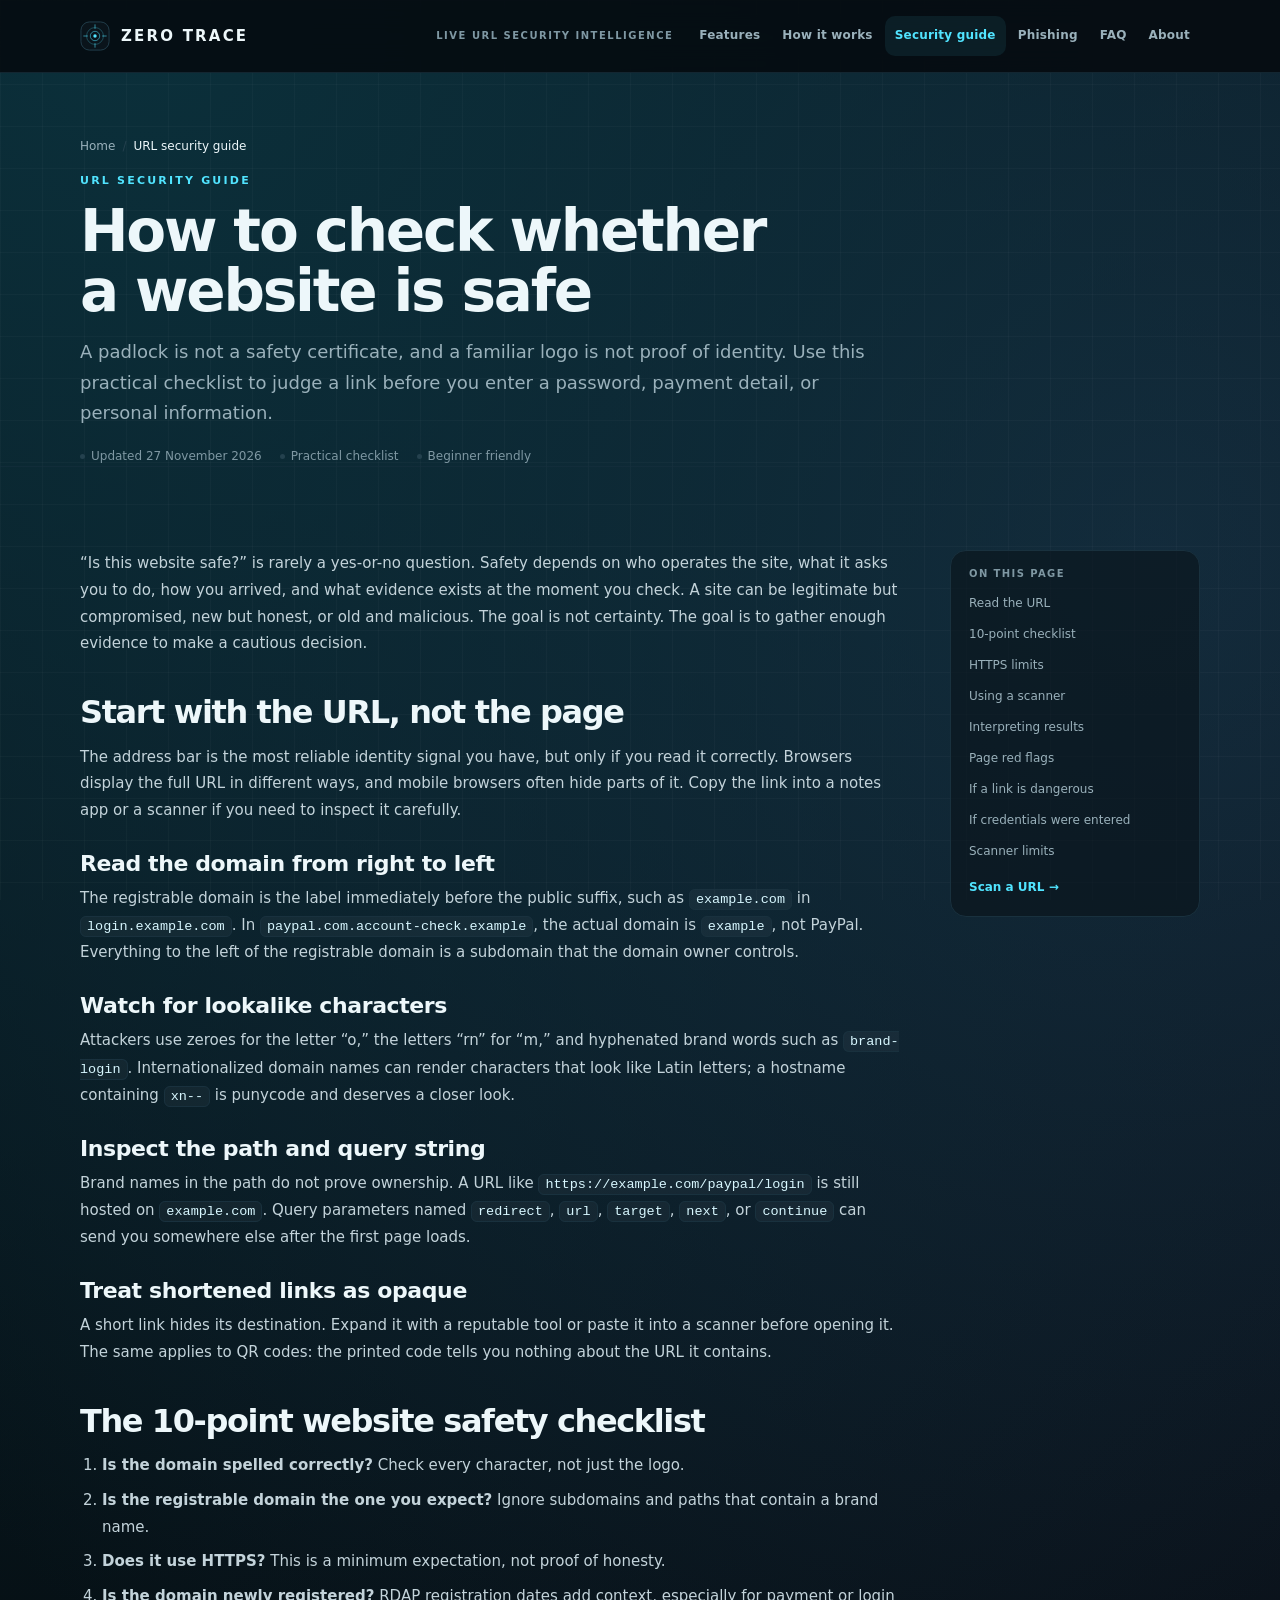
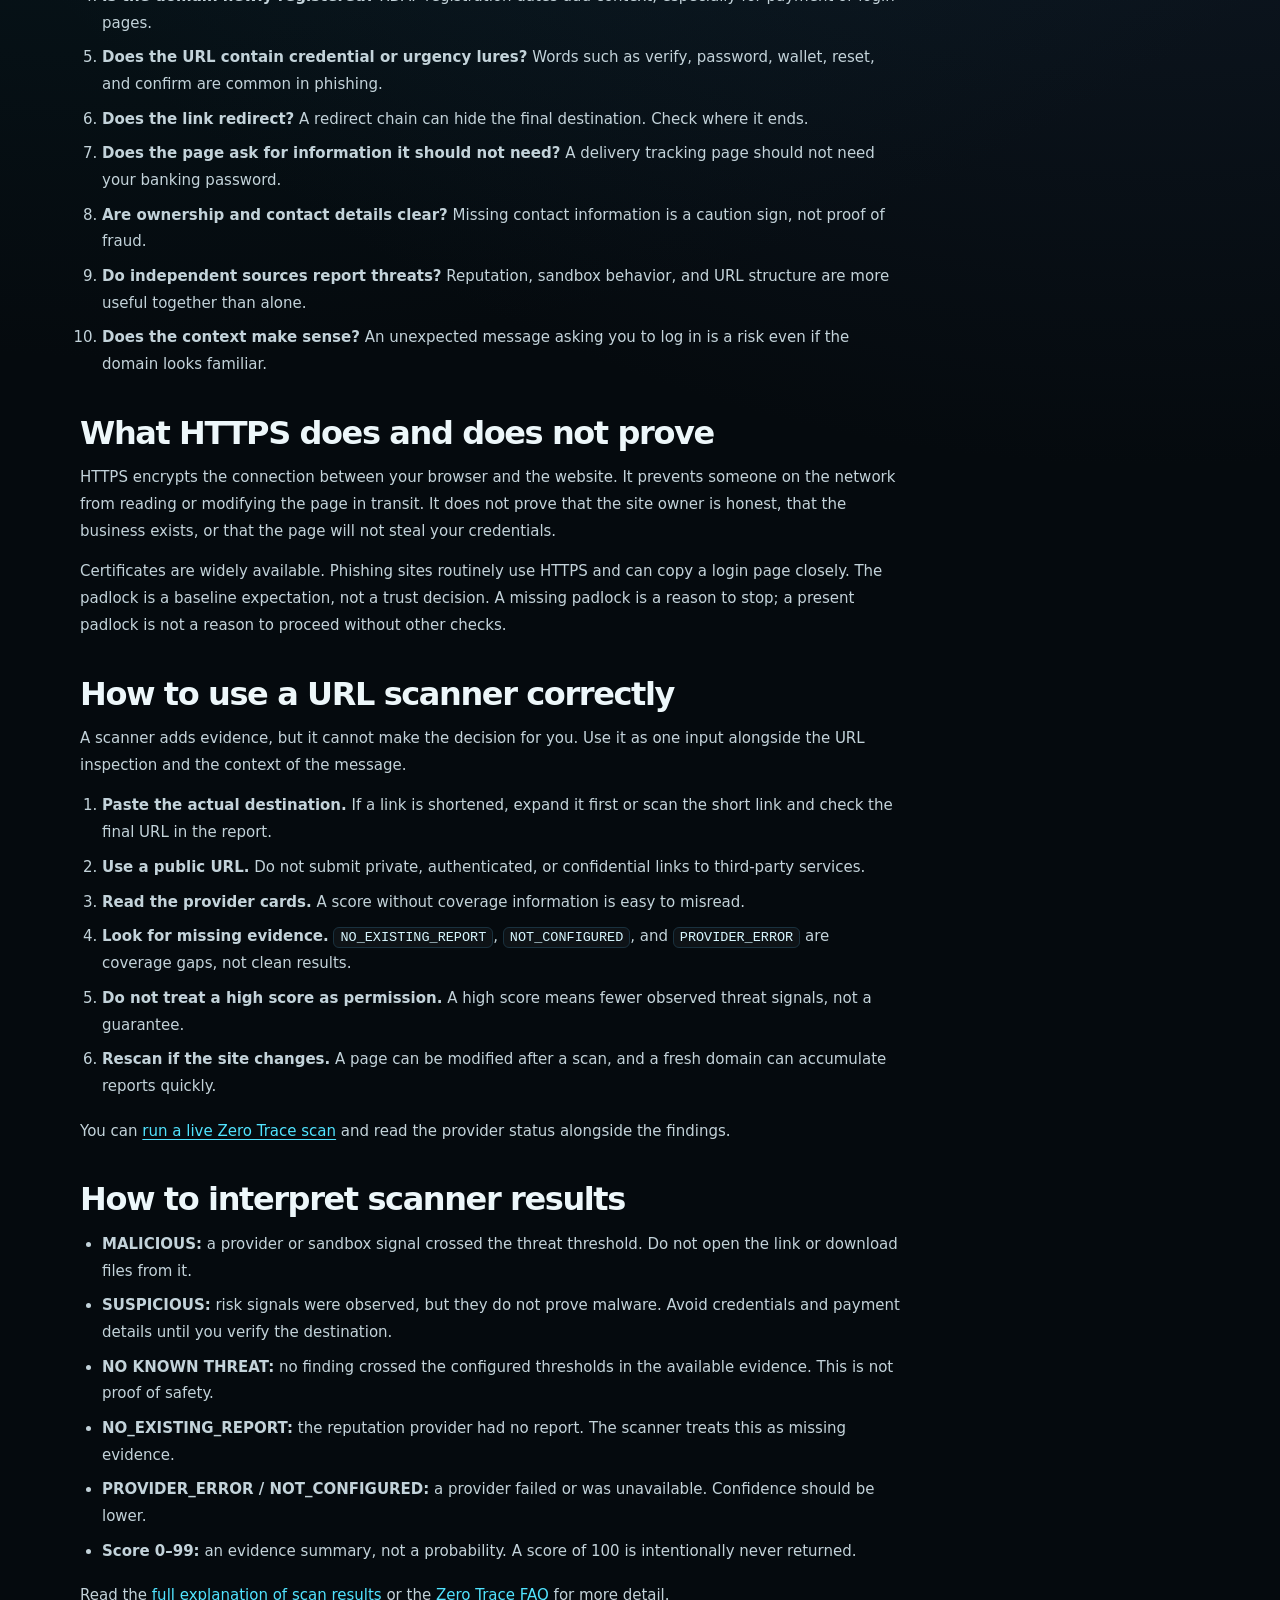
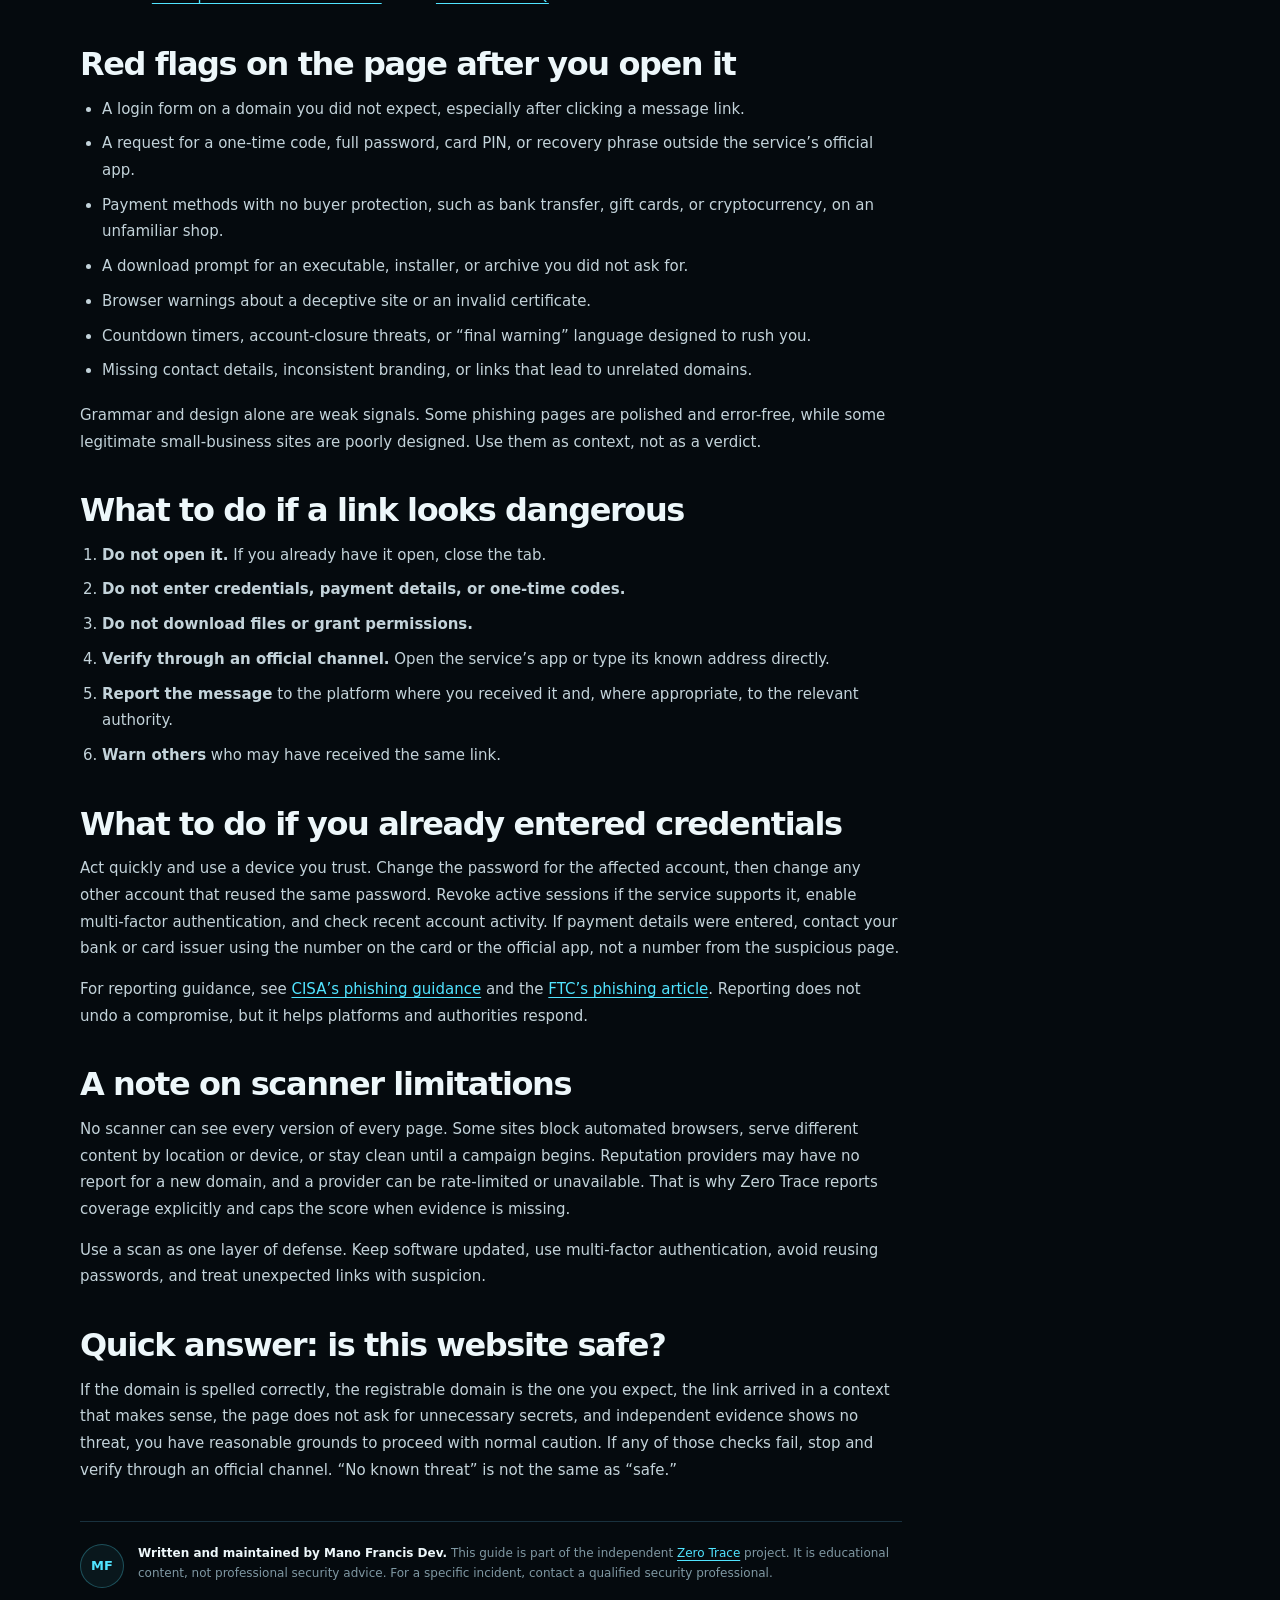
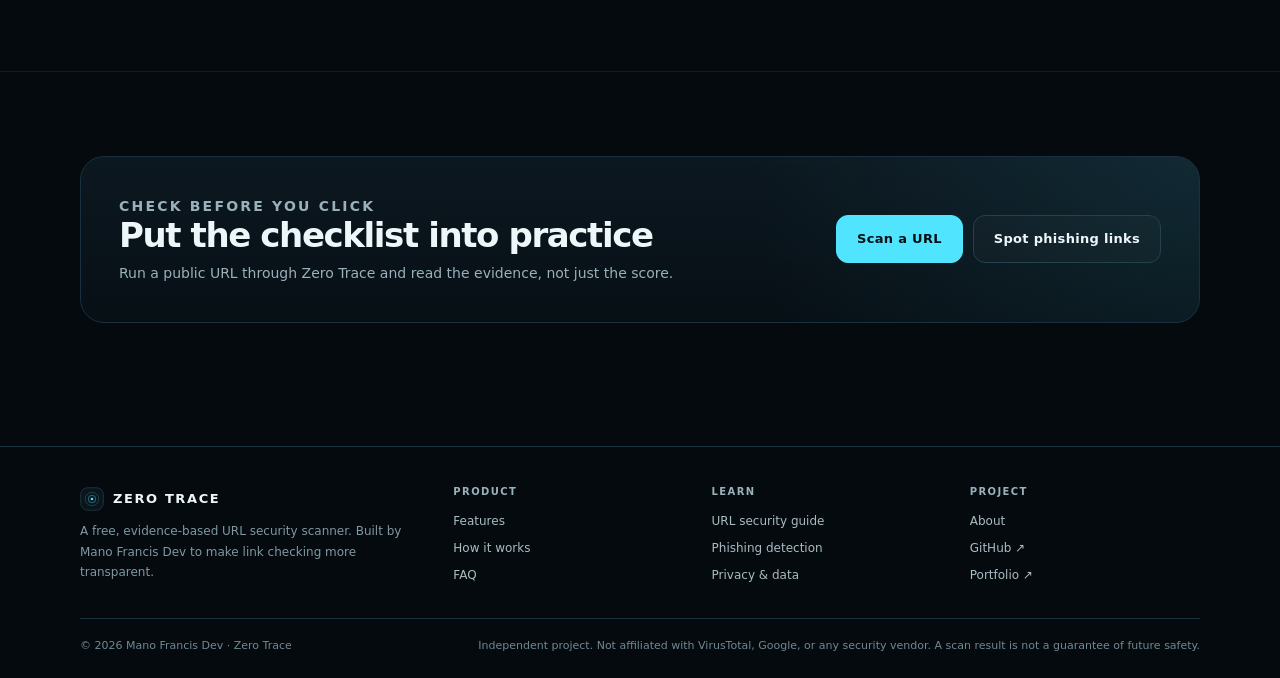
<file: docs/url-security-guide/index.html>
<!doctype html>
<html lang="en">
<head>
  <meta charset="utf-8">
  <meta name="viewport" content="width=device-width, initial-scale=1">
  <title>How to Check If a Website Is Safe (2026 Guide) | Zero Trace</title>
  <meta name="description" content="A practical guide to checking whether a website is safe: inspect the URL, verify the domain, spot phishing signs, and interpret scanner results correctly.">
  <meta name="robots" content="index, follow, max-snippet:-1, max-image-preview:large, max-video-preview:-1">
  <meta name="author" content="Mano Francis Dev">
  <meta name="theme-color" content="#050a0e">
  <link rel="canonical" href="https://manofrancis-dev.github.io/ZeroTrace/url-security-guide/">

  <meta property="og:type" content="article">
  <meta property="og:site_name" content="Zero Trace">
  <meta property="og:locale" content="en_US">
  <meta property="og:title" content="How to Check If a Website Is Safe (2026 Guide) | Zero Trace">
  <meta property="og:description" content="Inspect the URL, verify the domain, spot phishing signs, and interpret scanner results correctly.">
  <meta property="og:url" content="https://manofrancis-dev.github.io/ZeroTrace/url-security-guide/">
  <meta property="og:image" content="https://manofrancis-dev.github.io/ZeroTrace/assets/img/og-zero-trace-url-scanner.png">
  <meta property="og:image:width" content="1200">
  <meta property="og:image:height" content="630">
  <meta property="og:image:alt" content="Zero Trace wordmark on a dark cybersecurity grid with the headline Check a URL before you trust it.">
  <meta property="article:published_time" content="2026-11-27T00:00:00+00:00">
  <meta property="article:modified_time" content="2026-11-27T00:00:00+00:00">
  <meta property="article:author" content="Mano Francis Dev">
  <meta name="twitter:card" content="summary_large_image">
  <meta name="twitter:title" content="How to Check If a Website Is Safe (2026 Guide) | Zero Trace">
  <meta name="twitter:description" content="Inspect the URL, verify the domain, spot phishing signs, and interpret scanner results correctly.">
  <meta name="twitter:image" content="https://manofrancis-dev.github.io/ZeroTrace/assets/img/og-zero-trace-url-scanner.png">
  <meta name="twitter:image:alt" content="Zero Trace wordmark on a dark cybersecurity grid with the headline Check a URL before you trust it.">

  <link rel="icon" type="image/svg+xml" href="../assets/img/favicon.svg">
  <link rel="icon" type="image/png" sizes="32x32" href="../assets/img/favicon-32.png">
  <link rel="apple-touch-icon" sizes="180x180" href="../assets/img/apple-touch-icon.png">
  <link rel="stylesheet" href="../assets/css/site.css">

  <script type="application/ld+json">
  {
    "@context": "https://schema.org",
    "@graph": [
      {
        "@type": "Article",
        "@id": "https://manofrancis-dev.github.io/ZeroTrace/url-security-guide/#article",
        "headline": "How to check whether a website is safe",
        "description": "A practical guide to checking whether a website is safe: inspect the URL, verify the domain, spot phishing signs, and interpret scanner results correctly.",
        "image": "https://manofrancis-dev.github.io/ZeroTrace/assets/img/og-zero-trace-url-scanner.png",
        "datePublished": "2026-11-27",
        "dateModified": "2026-11-27",
        "inLanguage": "en",
        "articleSection": "URL security",
        "author": { "@id": "https://manofrancis-dev.github.io/ZeroTrace/#person" },
        "publisher": { "@id": "https://manofrancis-dev.github.io/ZeroTrace/#person" },
        "mainEntityOfPage": { "@id": "https://manofrancis-dev.github.io/ZeroTrace/url-security-guide/#webpage" }
      },
      {
        "@type": "WebPage",
        "@id": "https://manofrancis-dev.github.io/ZeroTrace/url-security-guide/#webpage",
        "url": "https://manofrancis-dev.github.io/ZeroTrace/url-security-guide/",
        "name": "How to Check If a Website Is Safe (2026 Guide) | Zero Trace",
        "description": "A practical guide to checking whether a website is safe: inspect the URL, verify the domain, spot phishing signs, and interpret scanner results correctly.",
        "isPartOf": { "@id": "https://manofrancis-dev.github.io/ZeroTrace/#website" },
        "inLanguage": "en"
      },
      {
        "@type": "BreadcrumbList",
        "@id": "https://manofrancis-dev.github.io/ZeroTrace/url-security-guide/#breadcrumbs",
        "itemListElement": [
          { "@type": "ListItem", "position": 1, "name": "Home", "item": "https://manofrancis-dev.github.io/ZeroTrace/" },
          { "@type": "ListItem", "position": 2, "name": "URL security guide", "item": "https://manofrancis-dev.github.io/ZeroTrace/url-security-guide/" }
        ]
      }
    ]
  }
  </script>
</head>
<body>
  <a class="skip-link" href="#main">Skip to main content</a>

  <header class="site-header">
    <div class="wrap header-inner">
      <a class="brand" href="../" aria-label="Zero Trace home">
        <svg class="brand-mark" viewBox="0 0 32 32" aria-hidden="true" focusable="false">
          <rect x="1" y="1" width="30" height="30" rx="9" fill="#0a141b" stroke="#24414e"></rect>
          <circle cx="16" cy="16" r="9" fill="none" stroke="#51e4ff" stroke-opacity=".28"></circle>
          <circle cx="16" cy="16" r="5" fill="none" stroke="#51e4ff" stroke-opacity=".55"></circle>
          <circle cx="16" cy="16" r="1.8" fill="#51e4ff"></circle>
          <path d="M16 4v4M16 24v4M4 16h4M24 16h4" stroke="#51e4ff" stroke-opacity=".6" stroke-linecap="round"></path>
        </svg>
        <span>ZERO TRACE</span>
      </a>
      <div class="header-right">
        <span class="header-badge">LIVE URL SECURITY INTELLIGENCE</span>
        <nav class="site-nav" aria-label="Primary">
          <a href="../features/">Features</a>
          <a href="../how-it-works/">How it works</a>
          <a href="../url-security-guide/" aria-current="page">Security guide</a>
          <a href="../phishing-detection/">Phishing</a>
          <a href="../faq/">FAQ</a>
          <a href="../about/">About</a>
        </nav>
      </div>
    </div>
  </header>

  <main id="main">
    <section class="section page-hero" aria-labelledby="page-title">
      <div class="wrap">
        <nav class="breadcrumbs" aria-label="Breadcrumb">
          <ol>
            <li><a href="../">Home</a></li>
            <li aria-current="page">URL security guide</li>
          </ol>
        </nav>
        <p class="eyebrow">URL security guide</p>
        <h1 id="page-title">How to check whether a website is safe</h1>
        <p class="lead">A padlock is not a safety certificate, and a familiar logo is not proof of identity. Use this practical checklist to judge a link before you enter a password, payment detail, or personal information.</p>
        <div class="page-meta"><span>Updated 27 November 2026</span><span>Practical checklist</span><span>Beginner friendly</span></div>
      </div>
    </section>

    <section class="section">
      <div class="wrap article-layout">
        <article class="prose">
          <p>“Is this website safe?” is rarely a yes-or-no question. Safety depends on who operates the site, what it asks you to do, how you arrived, and what evidence exists at the moment you check. A site can be legitimate but compromised, new but honest, or old and malicious. The goal is not certainty. The goal is to gather enough evidence to make a cautious decision.</p>

          <h2 id="url">Start with the URL, not the page</h2>
          <p>The address bar is the most reliable identity signal you have, but only if you read it correctly. Browsers display the full URL in different ways, and mobile browsers often hide parts of it. Copy the link into a notes app or a scanner if you need to inspect it carefully.</p>
          <h3>Read the domain from right to left</h3>
          <p>The registrable domain is the label immediately before the public suffix, such as <code>example.com</code> in <code>login.example.com</code>. In <code>paypal.com.account-check.example</code>, the actual domain is <code>example</code>, not PayPal. Everything to the left of the registrable domain is a subdomain that the domain owner controls.</p>
          <h3>Watch for lookalike characters</h3>
          <p>Attackers use zeroes for the letter “o,” the letters “rn” for “m,” and hyphenated brand words such as <code>brand-login</code>. Internationalized domain names can render characters that look like Latin letters; a hostname containing <code>xn--</code> is punycode and deserves a closer look.</p>
          <h3>Inspect the path and query string</h3>
          <p>Brand names in the path do not prove ownership. A URL like <code>https://example.com/paypal/login</code> is still hosted on <code>example.com</code>. Query parameters named <code>redirect</code>, <code>url</code>, <code>target</code>, <code>next</code>, or <code>continue</code> can send you somewhere else after the first page loads.</p>
          <h3>Treat shortened links as opaque</h3>
          <p>A short link hides its destination. Expand it with a reputable tool or paste it into a scanner before opening it. The same applies to QR codes: the printed code tells you nothing about the URL it contains.</p>

          <h2 id="checklist">The 10-point website safety checklist</h2>
          <ol>
            <li><strong>Is the domain spelled correctly?</strong> Check every character, not just the logo.</li>
            <li><strong>Is the registrable domain the one you expect?</strong> Ignore subdomains and paths that contain a brand name.</li>
            <li><strong>Does it use HTTPS?</strong> This is a minimum expectation, not proof of honesty.</li>
            <li><strong>Is the domain newly registered?</strong> RDAP registration dates add context, especially for payment or login pages.</li>
            <li><strong>Does the URL contain credential or urgency lures?</strong> Words such as verify, password, wallet, reset, and confirm are common in phishing.</li>
            <li><strong>Does the link redirect?</strong> A redirect chain can hide the final destination. Check where it ends.</li>
            <li><strong>Does the page ask for information it should not need?</strong> A delivery tracking page should not need your banking password.</li>
            <li><strong>Are ownership and contact details clear?</strong> Missing contact information is a caution sign, not proof of fraud.</li>
            <li><strong>Do independent sources report threats?</strong> Reputation, sandbox behavior, and URL structure are more useful together than alone.</li>
            <li><strong>Does the context make sense?</strong> An unexpected message asking you to log in is a risk even if the domain looks familiar.</li>
          </ol>

          <h2 id="https">What HTTPS does and does not prove</h2>
          <p>HTTPS encrypts the connection between your browser and the website. It prevents someone on the network from reading or modifying the page in transit. It does not prove that the site owner is honest, that the business exists, or that the page will not steal your credentials.</p>
          <p>Certificates are widely available. Phishing sites routinely use HTTPS and can copy a login page closely. The padlock is a baseline expectation, not a trust decision. A missing padlock is a reason to stop; a present padlock is not a reason to proceed without other checks.</p>

          <h2 id="scan">How to use a URL scanner correctly</h2>
          <p>A scanner adds evidence, but it cannot make the decision for you. Use it as one input alongside the URL inspection and the context of the message.</p>
          <ol>
            <li><strong>Paste the actual destination.</strong> If a link is shortened, expand it first or scan the short link and check the final URL in the report.</li>
            <li><strong>Use a public URL.</strong> Do not submit private, authenticated, or confidential links to third-party services.</li>
            <li><strong>Read the provider cards.</strong> A score without coverage information is easy to misread.</li>
            <li><strong>Look for missing evidence.</strong> <code>NO_EXISTING_REPORT</code>, <code>NOT_CONFIGURED</code>, and <code>PROVIDER_ERROR</code> are coverage gaps, not clean results.</li>
            <li><strong>Do not treat a high score as permission.</strong> A high score means fewer observed threat signals, not a guarantee.</li>
            <li><strong>Rescan if the site changes.</strong> A page can be modified after a scan, and a fresh domain can accumulate reports quickly.</li>
          </ol>
          <p>You can <a href="../#scanner">run a live Zero Trace scan</a> and read the provider status alongside the findings.</p>

          <h2 id="results">How to interpret scanner results</h2>
          <ul>
            <li><strong>MALICIOUS:</strong> a provider or sandbox signal crossed the threat threshold. Do not open the link or download files from it.</li>
            <li><strong>SUSPICIOUS:</strong> risk signals were observed, but they do not prove malware. Avoid credentials and payment details until you verify the destination.</li>
            <li><strong>NO KNOWN THREAT:</strong> no finding crossed the configured thresholds in the available evidence. This is not proof of safety.</li>
            <li><strong>NO_EXISTING_REPORT:</strong> the reputation provider had no report. The scanner treats this as missing evidence.</li>
            <li><strong>PROVIDER_ERROR / NOT_CONFIGURED:</strong> a provider failed or was unavailable. Confidence should be lower.</li>
            <li><strong>Score 0–99:</strong> an evidence summary, not a probability. A score of 100 is intentionally never returned.</li>
          </ul>
          <p>Read the <a href="../#results">full explanation of scan results</a> or the <a href="../faq/">Zero Trace FAQ</a> for more detail.</p>

          <h2 id="page-signs">Red flags on the page after you open it</h2>
          <ul>
            <li>A login form on a domain you did not expect, especially after clicking a message link.</li>
            <li>A request for a one-time code, full password, card PIN, or recovery phrase outside the service’s official app.</li>
            <li>Payment methods with no buyer protection, such as bank transfer, gift cards, or cryptocurrency, on an unfamiliar shop.</li>
            <li>A download prompt for an executable, installer, or archive you did not ask for.</li>
            <li>Browser warnings about a deceptive site or an invalid certificate.</li>
            <li>Countdown timers, account-closure threats, or “final warning” language designed to rush you.</li>
            <li>Missing contact details, inconsistent branding, or links that lead to unrelated domains.</li>
          </ul>
          <p>Grammar and design alone are weak signals. Some phishing pages are polished and error-free, while some legitimate small-business sites are poorly designed. Use them as context, not as a verdict.</p>

          <h2 id="dangerous">What to do if a link looks dangerous</h2>
          <ol>
            <li><strong>Do not open it.</strong> If you already have it open, close the tab.</li>
            <li><strong>Do not enter credentials, payment details, or one-time codes.</strong></li>
            <li><strong>Do not download files or grant permissions.</strong></li>
            <li><strong>Verify through an official channel.</strong> Open the service’s app or type its known address directly.</li>
            <li><strong>Report the message</strong> to the platform where you received it and, where appropriate, to the relevant authority.</li>
            <li><strong>Warn others</strong> who may have received the same link.</li>
          </ol>

          <h2 id="entered">What to do if you already entered credentials</h2>
          <p>Act quickly and use a device you trust. Change the password for the affected account, then change any other account that reused the same password. Revoke active sessions if the service supports it, enable multi-factor authentication, and check recent account activity. If payment details were entered, contact your bank or card issuer using the number on the card or the official app, not a number from the suspicious page.</p>
          <p>For reporting guidance, see <a href="https://www.cisa.gov/recognize-and-report-phishing" target="_blank" rel="noopener noreferrer">CISA’s phishing guidance</a> and the <a href="https://consumer.ftc.gov/articles/how-recognize-and-avoid-phishing-scams" target="_blank" rel="noopener noreferrer">FTC’s phishing article</a>. Reporting does not undo a compromise, but it helps platforms and authorities respond.</p>

          <h2 id="limits">A note on scanner limitations</h2>
          <p>No scanner can see every version of every page. Some sites block automated browsers, serve different content by location or device, or stay clean until a campaign begins. Reputation providers may have no report for a new domain, and a provider can be rate-limited or unavailable. That is why Zero Trace reports coverage explicitly and caps the score when evidence is missing.</p>
          <p>Use a scan as one layer of defense. Keep software updated, use multi-factor authentication, avoid reusing passwords, and treat unexpected links with suspicion.</p>

          <h2 id="quick-answer">Quick answer: is this website safe?</h2>
          <p>If the domain is spelled correctly, the registrable domain is the one you expect, the link arrived in a context that makes sense, the page does not ask for unnecessary secrets, and independent evidence shows no threat, you have reasonable grounds to proceed with normal caution. If any of those checks fail, stop and verify through an official channel. “No known threat” is not the same as “safe.”</p>

          <div class="author-box">
            <div class="author-avatar" aria-hidden="true">MF</div>
            <p><b>Written and maintained by Mano Francis Dev.</b> This guide is part of the independent <a href="../about/">Zero Trace</a> project. It is educational content, not professional security advice. For a specific incident, contact a qualified security professional.</p>
          </div>
        </article>

        <aside class="article-aside" aria-label="On this page">
          <h2>On this page</h2>
          <ul>
            <li><a href="#url">Read the URL</a></li>
            <li><a href="#checklist">10-point checklist</a></li>
            <li><a href="#https">HTTPS limits</a></li>
            <li><a href="#scan">Using a scanner</a></li>
            <li><a href="#results">Interpreting results</a></li>
            <li><a href="#page-signs">Page red flags</a></li>
            <li><a href="#dangerous">If a link is dangerous</a></li>
            <li><a href="#entered">If credentials were entered</a></li>
            <li><a href="#limits">Scanner limits</a></li>
          </ul>
          <a class="aside-cta" href="../#scanner">Scan a URL →</a>
        </aside>
      </div>
    </section>

    <section class="section">
      <div class="wrap">
        <div class="cta-band">
          <div>
            <p class="eyebrow">Check before you click</p>
            <h2>Put the checklist into practice</h2>
            <p>Run a public URL through Zero Trace and read the evidence, not just the score.</p>
          </div>
          <div class="cta-actions">
            <a class="btn btn-primary" href="../#scanner">Scan a URL</a>
            <a class="btn" href="../phishing-detection/">Spot phishing links</a>
          </div>
        </div>
      </div>
    </section>
  </main>

  <footer class="site-footer">
    <div class="wrap">
      <div class="footer-grid">
        <div>
          <a class="footer-brand" href="../" aria-label="Zero Trace home">
            <svg class="brand-mark" viewBox="0 0 32 32" aria-hidden="true" focusable="false">
              <rect x="1" y="1" width="30" height="30" rx="9" fill="#0a141b" stroke="#24414e"></rect>
              <circle cx="16" cy="16" r="9" fill="none" stroke="#51e4ff" stroke-opacity=".28"></circle>
              <circle cx="16" cy="16" r="5" fill="none" stroke="#51e4ff" stroke-opacity=".55"></circle>
              <circle cx="16" cy="16" r="1.8" fill="#51e4ff"></circle>
            </svg>
            <span>ZERO TRACE</span>
          </a>
          <p class="footer-about">A free, evidence-based URL security scanner. Built by Mano Francis Dev to make link checking more transparent.</p>
        </div>
        <div class="footer-col">
          <h2>Product</h2>
          <a href="../features/">Features</a>
          <a href="../how-it-works/">How it works</a>
          <a href="../faq/">FAQ</a>
        </div>
        <div class="footer-col">
          <h2>Learn</h2>
          <a href="../url-security-guide/">URL security guide</a>
          <a href="../phishing-detection/">Phishing detection</a>
          <a href="../privacy/">Privacy &amp; data</a>
        </div>
        <div class="footer-col">
          <h2>Project</h2>
          <a href="../about/">About</a>
          <a href="https://github.com/manofrancis-dev/ZeroTrace" target="_blank" rel="noopener noreferrer">GitHub ↗</a>
          <a href="https://manofrancis-dev.github.io/manofrancis-portfolio/" target="_blank" rel="noopener noreferrer">Portfolio ↗</a>
        </div>
      </div>
      <div class="footer-bottom">
        <p>© 2026 Mano Francis Dev · Zero Trace</p>
        <p class="footer-disclaimer">Independent project. Not affiliated with VirusTotal, Google, or any security vendor. A scan result is not a guarantee of future safety.</p>
      </div>
    </div>
  </footer>
</body>
</html>
</file>
<file: docs/assets/css/site.css>
/* Zero Trace — shared site styles
   Dark cybersecurity identity, no external fonts, no frameworks. */

:root {
  --bg: #050a0e;
  --bg-soft: #071016;
  --panel: #0a141b;
  --panel-2: #0d1a22;
  --line: #19313e;
  --line-strong: #24414e;
  --text: #edf7fa;
  --muted: #9ab1bb;
  --muted-2: #7f98a3;
  --cyan: #51e4ff;
  --green: #55e39a;
  --amber: #ffc65c;
  --red: #ff6378;
  --radius: 22px;
  --radius-sm: 14px;
  --max: 1160px;
  --shadow: 0 24px 80px rgba(0, 0, 0, .35);
  color-scheme: dark;
}

* { box-sizing: border-box; }

html {
  scroll-behavior: smooth;
  -webkit-text-size-adjust: 100%;
}

body {
  margin: 0;
  min-height: 100vh;
  overflow-x: clip;
  color: var(--text);
  background:
    radial-gradient(circle at 10% 0, #0b303b, transparent 35%),
    radial-gradient(circle at 90% 10%, #18283c, transparent 30%),
    var(--bg);
  font: 15px/1.6 "Segoe UI", Inter, system-ui, -apple-system, BlinkMacSystemFont, sans-serif;
}

body::before {
  content: "";
  position: fixed;
  inset: 0;
  z-index: 0;
  pointer-events: none;
  opacity: .18;
  background-image:
    linear-gradient(rgba(255, 255, 255, .16) 1px, transparent 1px),
    linear-gradient(90deg, rgba(255, 255, 255, .16) 1px, transparent 1px);
  background-size: 42px 42px;
}

.site-header,
main,
.site-footer { position: relative; z-index: 1; }

img, svg { max-width: 100%; }
img { height: auto; }

a { color: var(--cyan); }
a:hover { color: #9af0ff; }

:focus-visible {
  outline: 2px solid var(--cyan);
  outline-offset: 3px;
  border-radius: 4px;
}

::selection { background: rgba(81, 228, 255, .3); color: #fff; }

.wrap {
  width: 100%;
  max-width: var(--max);
  margin-inline: auto;
  padding-inline: 20px;
}

.visually-hidden {
  position: absolute !important;
  width: 1px !important;
  height: 1px !important;
  padding: 0 !important;
  margin: -1px !important;
  overflow: hidden !important;
  clip: rect(0 0 0 0) !important;
  white-space: nowrap !important;
  border: 0 !important;
}

.skip-link {
  position: absolute;
  left: -9999px;
  top: 8px;
  z-index: 100;
  padding: 10px 14px;
  border-radius: 8px;
  background: var(--cyan);
  color: #041014;
  font-weight: 800;
  text-decoration: none;
}

.skip-link:focus { left: 8px; }

/* Header */
.site-header {
  position: sticky;
  top: 0;
  z-index: 50;
  background: rgba(5, 10, 14, .86);
  border-bottom: 1px solid rgba(25, 49, 62, .72);
  backdrop-filter: blur(14px);
}

.header-inner {
  display: flex;
  align-items: center;
  justify-content: space-between;
  gap: 18px;
  flex-wrap: wrap;
  min-height: 72px;
  padding-block: 11px;
}

.brand {
  display: inline-flex;
  align-items: center;
  gap: 11px;
  color: var(--text);
  font-size: 15px;
  font-weight: 900;
  letter-spacing: 2.2px;
  text-decoration: none;
  white-space: nowrap;
}

.brand:hover { color: var(--text); }
.brand-mark { width: 30px; height: 30px; flex: none; }

.header-right {
  display: flex;
  align-items: center;
  justify-content: flex-end;
  gap: 16px;
  flex: 1;
  min-width: 0;
}

.header-badge {
  color: var(--muted-2);
  font-size: 10px;
  font-weight: 800;
  letter-spacing: 1.5px;
  white-space: nowrap;
}

.site-nav {
  display: flex;
  align-items: center;
  justify-content: flex-end;
  flex-wrap: wrap;
  gap: 2px;
}

.site-nav a {
  display: inline-flex;
  align-items: center;
  min-height: 40px;
  padding: 9px 10px;
  border-radius: 10px;
  color: var(--muted);
  font-size: 12px;
  font-weight: 700;
  letter-spacing: .2px;
  text-decoration: none;
  transition: color .18s ease, background .18s ease;
}

.site-nav a:hover {
  color: var(--text);
  background: rgba(81, 228, 255, .06);
}

.site-nav a[aria-current="page"] {
  color: var(--cyan);
  background: rgba(81, 228, 255, .08);
}

/* Typography and sections */
main { display: block; }

.section {
  padding-block: clamp(46px, 6.5vw, 84px);
  border-top: 1px solid rgba(25, 49, 62, .55);
}

.section:first-of-type { border-top: 0; }

.section-head {
  max-width: 840px;
  margin-bottom: 30px;
}

.eyebrow {
  margin: 0 0 10px;
  color: var(--cyan);
  font-size: 11px;
  font-weight: 900;
  letter-spacing: 2.2px;
  text-transform: uppercase;
}

h1, h2, h3, h4 {
  color: var(--text);
  text-wrap: balance;
}

h1 {
  margin: 0;
  font-size: clamp(42px, 7vw, 76px);
  line-height: .96;
  letter-spacing: -3px;
}

h2 {
  margin: 0 0 14px;
  font-size: clamp(28px, 4vw, 42px);
  line-height: 1.08;
  letter-spacing: -1.4px;
}

h3 {
  margin: 0 0 8px;
  font-size: clamp(18px, 2.2vw, 22px);
  line-height: 1.25;
  letter-spacing: -.4px;
}

h4 {
  margin: 0 0 6px;
  font-size: 15px;
  line-height: 1.3;
}

p { margin: 0 0 14px; }
p:last-child { margin-bottom: 0; }

.lead {
  max-width: 780px;
  color: var(--muted);
  font-size: clamp(16px, 1.9vw, 18px);
  line-height: 1.7;
}

.muted { color: var(--muted); }
.small { font-size: 12px; }
.mt-0 { margin-top: 0; }
.mb-0 { margin-bottom: 0; }

.prose {
  max-width: 840px;
}

.prose h2 {
  margin-top: 38px;
  font-size: clamp(24px, 3.2vw, 32px);
}

.prose h2:first-child { margin-top: 0; }

.prose h3 { margin-top: 26px; }

.prose p,
.prose li {
  color: #c3d3da;
  font-size: 15px;
  line-height: 1.78;
}

.prose ul,
.prose ol {
  margin: 0 0 18px;
  padding-left: 22px;
}

.prose li { margin: 8px 0; }

.prose a {
  text-underline-offset: 3px;
}

.prose code {
  padding: 2px 6px;
  border: 1px solid var(--line);
  border-radius: 6px;
  background: rgba(255, 255, 255, .04);
  color: #d8f7ff;
  font-family: Consolas, "SFMono-Regular", monospace;
  font-size: .9em;
}

.prose blockquote {
  margin: 22px 0;
  padding: 16px 20px;
  border-left: 3px solid var(--cyan);
  border-radius: 0 12px 12px 0;
  background: rgba(81, 228, 255, .05);
  color: #d3e1e7;
}

/* Buttons */
.btn {
  display: inline-flex;
  align-items: center;
  justify-content: center;
  gap: 8px;
  min-height: 48px;
  padding: 0 20px;
  border: 1px solid var(--line-strong);
  border-radius: 12px;
  background: rgba(255, 255, 255, .02);
  color: var(--text);
  font-size: 13px;
  font-weight: 800;
  letter-spacing: .3px;
  text-decoration: none;
  transition: transform .18s ease, background .18s ease, border-color .18s ease;
}

.btn:hover {
  color: var(--text);
  border-color: rgba(81, 228, 255, .45);
  background: rgba(81, 228, 255, .06);
  transform: translateY(-1px);
}

.btn-primary {
  border-color: var(--cyan);
  background: var(--cyan);
  color: #041014;
}

.btn-primary:hover {
  background: #8defff;
  color: #041014;
}

.btn-sm {
  min-height: 40px;
  padding: 0 14px;
  font-size: 12px;
}

/* Hero */
.hero {
  padding-block: clamp(40px, 6vw, 78px) 0;
  border-top: 0;
}

.hero-grid {
  display: grid;
  grid-template-columns: minmax(0, 1.15fr) minmax(0, .85fr);
  gap: clamp(24px, 4vw, 46px);
  align-items: end;
}

.hero h1 {
  margin: 14px 0 20px;
}

.hero h1 .eyebrow {
  display: block;
  margin: 0 0 16px;
  font-size: 12px;
  letter-spacing: 2.4px;
}

.hero-copy {
  max-width: 690px;
  color: var(--muted);
  font-size: 17px;
  line-height: 1.75;
}

.hero-actions {
  display: flex;
  flex-wrap: wrap;
  gap: 10px;
  margin-top: 24px;
}

.trust-strip {
  display: flex;
  flex-wrap: wrap;
  gap: 8px 18px;
  margin: 22px 0 0;
  padding: 0;
  list-style: none;
  color: var(--muted-2);
  font-size: 12px;
}

.trust-strip li {
  display: inline-flex;
  align-items: center;
  gap: 7px;
}

.trust-strip li::before {
  content: "";
  width: 6px;
  height: 6px;
  border-radius: 50%;
  background: var(--green);
  box-shadow: 0 0 10px rgba(85, 227, 154, .7);
}

.evidence-card {
  padding: 22px;
  border: 1px solid var(--line);
  border-radius: 24px;
  background: linear-gradient(180deg, rgba(13, 26, 34, .92), rgba(7, 16, 22, .96));
  box-shadow: var(--shadow);
}

.card-label {
  margin: 0 0 12px;
  color: var(--muted-2);
  font-size: 10px;
  font-weight: 900;
  letter-spacing: 1.5px;
  text-transform: uppercase;
}

.evidence-row {
  display: flex;
  align-items: flex-start;
  justify-content: space-between;
  gap: 14px;
  padding: 12px 0;
  border-top: 1px solid rgba(255, 255, 255, .06);
}

.evidence-row:first-of-type { border-top: 0; }
.evidence-row b { font-size: 13px; }
.evidence-row span { color: var(--muted-2); font-size: 11px; text-align: right; }

.evidence-note {
  margin-top: 12px;
  padding-top: 14px;
  border-top: 1px solid rgba(255, 255, 255, .06);
  color: var(--muted);
  font-size: 11px;
  line-height: 1.6;
}

.evidence-note strong { color: var(--green); }

/* Scanner */
.scanner-section { padding-top: clamp(30px, 4vw, 46px); }

.scanner {
  padding: clamp(14px, 2.4vw, 22px);
  border: 1px solid var(--line);
  border-radius: 26px;
  background: linear-gradient(180deg, rgba(12, 23, 31, .96), rgba(7, 16, 22, .98));
  box-shadow: var(--shadow);
}

.scanner-head {
  display: flex;
  align-items: center;
  justify-content: space-between;
  gap: 12px;
  margin-bottom: 12px;
  color: var(--muted-2);
  font-size: 10px;
  font-weight: 900;
  letter-spacing: 1.4px;
  text-transform: uppercase;
}

.scanner-head .live {
  display: inline-flex;
  align-items: center;
  gap: 7px;
  color: var(--green);
}

.scanner-head .live::before {
  content: "";
  width: 6px;
  height: 6px;
  border-radius: 50%;
  background: var(--green);
  box-shadow: 0 0 10px rgba(85, 227, 154, .7);
}

.scan-form {
  display: flex;
  gap: 10px;
}

.field {
  position: relative;
  flex: 1;
  min-width: 0;
}

.field label {
  position: absolute;
  width: 1px;
  height: 1px;
  overflow: hidden;
  clip: rect(0 0 0 0);
  white-space: nowrap;
}

.field input {
  width: 100%;
  min-height: 56px;
  padding: 17px 16px;
  border: 1px solid var(--line-strong);
  border-radius: var(--radius-sm);
  outline: none;
  background: #050a0f;
  color: #fff;
  font: inherit;
  font-size: 16px;
}

.field input::placeholder { color: #5f7883; }

.field input:focus {
  border-color: var(--cyan);
  box-shadow: 0 0 0 3px rgba(81, 228, 255, .12);
}

.scan-form button {
  min-height: 56px;
  padding: 0 24px;
  border: 0;
  border-radius: var(--radius-sm);
  background: var(--cyan);
  color: #041014;
  font: inherit;
  font-size: 13px;
  font-weight: 900;
  letter-spacing: .6px;
  cursor: pointer;
  white-space: nowrap;
  transition: background .18s ease, transform .18s ease;
}

.scan-form button:hover { background: #8defff; }
.scan-form button:disabled { opacity: .5; cursor: wait; }
.scan-form button:active { transform: translateY(1px); }

.scan-hint {
  padding: 12px 4px 2px;
  color: var(--muted-2);
  font-size: 12px;
  line-height: 1.6;
}

.scan-hint p { margin: 0; }
.scan-hint a { color: var(--muted); }
.scan-hint a:hover { color: var(--cyan); }

.scan-hint details { margin-top: 7px; }

.scan-hint summary {
  display: inline-flex;
  align-items: center;
  min-height: 32px;
  color: var(--muted);
  cursor: pointer;
  font-weight: 700;
}

.scan-hint details p {
  padding: 8px 0 2px;
  color: var(--muted-2);
}

.scan-hint code {
  color: #c9e8ef;
  font-family: Consolas, "SFMono-Regular", monospace;
  font-size: 11px;
  overflow-wrap: anywhere;
}

.status {
  display: none;
  margin-top: 14px;
  padding: 14px 16px;
  border: 1px solid var(--line);
  border-radius: var(--radius-sm);
  background: linear-gradient(180deg, #0c1820, #081117);
  color: var(--muted);
  overflow: hidden;
}

.status.show { display: block; }

.status.scan-active {
  color: var(--text);
  border-color: rgba(81, 228, 255, .24);
}

.status.done { border-color: rgba(85, 227, 154, .24); }
.status.err { color: var(--red); border-color: rgba(255, 99, 120, .3); }

.status-label {
  display: flex;
  align-items: center;
  gap: 10px;
  font-size: 10px;
  font-weight: 900;
  letter-spacing: 1.3px;
  text-transform: uppercase;
  overflow-wrap: anywhere;
}

.status-label #statusText { min-width: 0; }
.status-label .scan-pct { margin-left: auto; color: var(--cyan); white-space: nowrap; }

.scan-live-dot {
  width: 7px;
  height: 7px;
  flex: none;
  border-radius: 50%;
  background: var(--cyan);
  box-shadow: 0 0 14px var(--cyan);
  animation: pulse 1s ease-in-out infinite;
}

.status.done .scan-live-dot {
  background: var(--green);
  box-shadow: 0 0 14px var(--green);
  animation: none;
}

.status.err .scan-live-dot {
  background: var(--red);
  box-shadow: 0 0 14px var(--red);
  animation: none;
}

.scan-track {
  height: 6px;
  margin-top: 12px;
  border-radius: 99px;
  background: rgba(255, 255, 255, .06);
  overflow: hidden;
}

.scan-track i {
  display: block;
  width: 0;
  height: 100%;
  border-radius: inherit;
  background: linear-gradient(90deg, var(--cyan), var(--green));
  transition: width .25s ease;
}

.status.done .scan-track i {
  width: 100%;
  background: linear-gradient(90deg, var(--green), var(--cyan));
}

/* Result */
.result {
  display: none;
  margin-top: 22px;
  scroll-margin-top: 100px;
}

.result.show { display: block; }

.summary,
.card {
  border: 1px solid var(--line);
  border-radius: var(--radius);
  background: var(--panel);
}

.summary { padding: clamp(18px, 3vw, 26px); }

.result-top {
  display: flex;
  justify-content: space-between;
  gap: 20px;
}

.result-top .eyebrow { margin-bottom: 8px; }

.host {
  margin-top: 8px;
  color: var(--muted-2);
  font-size: 12px;
  overflow-wrap: anywhere;
}

.verdict {
  margin-top: 8px;
  font-size: clamp(22px, 3vw, 28px);
  font-weight: 900;
  line-height: 1.1;
}

.score-box { text-align: right; }

.score {
  font-size: clamp(38px, 5vw, 46px);
  font-weight: 900;
  letter-spacing: -2px;
  line-height: 1;
  white-space: nowrap;
}

.score small {
  display: block;
  margin-top: 6px;
  color: var(--muted-2);
  font-size: 10px;
  font-weight: 400;
  letter-spacing: 0;
  white-space: normal;
}

.rec {
  margin-top: 18px;
  padding: 15px;
  border-radius: var(--radius-sm);
  background: rgba(255, 255, 255, .025);
  color: #c8d7dd;
  line-height: 1.6;
}

.rec b { color: var(--text); }

.result-grid {
  display: grid;
  grid-template-columns: minmax(0, 1.15fr) minmax(0, .85fr);
  gap: 20px;
  margin-top: 20px;
}

.card { padding: 20px; min-width: 0; }

.card h3,
.card-subtitle {
  margin: 0 0 12px;
  font-size: 11px;
  font-weight: 900;
  letter-spacing: 1.3px;
  text-transform: uppercase;
  color: var(--muted);
}

.finding,
.provider,
.det {
  padding: 13px 0;
  border-top: 1px solid rgba(255, 255, 255, .07);
}

.finding:first-child,
.provider:first-child,
.det:first-child { border-top: 0; }

.finding b,
.provider b { font-size: 12px; }

.finding p {
  margin: 6px 0;
  color: var(--muted);
  font-size: 12px;
  line-height: 1.55;
}

.tag {
  display: inline-block;
  margin-right: 7px;
  padding: 4px 7px;
  border-radius: 99px;
  font-size: 9px;
  font-weight: 900;
  letter-spacing: .4px;
}

.CRITICAL,
.HIGH { color: var(--red); background: rgba(255, 99, 120, .12); }
.MEDIUM { color: var(--amber); background: rgba(255, 198, 92, .11); }
.LOW { color: var(--cyan); background: rgba(81, 228, 255, .1); }

.src,
.det span {
  color: var(--muted-2);
  font-size: 10px;
  line-height: 1.5;
  overflow-wrap: anywhere;
}

.provider {
  display: flex;
  justify-content: space-between;
  gap: 12px;
}

.provider > div { min-width: 0; }

.state {
  flex: none;
  max-width: 48%;
  color: var(--muted);
  font-size: 9px;
  font-weight: 900;
  text-align: right;
  overflow-wrap: anywhere;
}

.good { color: var(--green); }
.warn { color: var(--amber); }
.bad { color: var(--red); }
.neutral { color: var(--muted); }

.meta {
  margin-top: 16px;
  color: var(--muted-2);
  font-size: 11px;
  line-height: 1.7;
  overflow-wrap: anywhere;
}

.meta b { color: var(--muted); }

/* Content components */
.grid-2,
.grid-3 {
  display: grid;
  gap: 18px;
}

.grid-2 { grid-template-columns: repeat(2, minmax(0, 1fr)); }
.grid-3 { grid-template-columns: repeat(3, minmax(0, 1fr)); }

.feature {
  padding: 22px;
  border: 1px solid var(--line);
  border-radius: 18px;
  background: rgba(10, 20, 27, .72);
}

.feature p {
  color: var(--muted);
  font-size: 14px;
  line-height: 1.68;
}

.feature .feature-kicker {
  display: inline-flex;
  align-items: center;
  gap: 7px;
  margin-bottom: 10px;
  color: var(--cyan);
  font-size: 10px;
  font-weight: 900;
  letter-spacing: 1.2px;
  text-transform: uppercase;
}

.feature .feature-kicker::before {
  content: "";
  width: 6px;
  height: 6px;
  border-radius: 50%;
  background: var(--cyan);
}

.steps {
  display: grid;
  gap: 14px;
  counter-reset: step;
}

.step {
  display: grid;
  grid-template-columns: 48px minmax(0, 1fr);
  gap: 16px;
  padding: 20px;
  border: 1px solid var(--line);
  border-radius: 18px;
  background: rgba(10, 20, 27, .72);
}

.step-num {
  display: grid;
  place-items: center;
  width: 42px;
  height: 42px;
  border: 1px solid rgba(81, 228, 255, .28);
  border-radius: 12px;
  background: rgba(81, 228, 255, .06);
  color: var(--cyan);
  font-size: 13px;
  font-weight: 900;
}

.step p {
  margin: 0;
  color: var(--muted);
  font-size: 14px;
  line-height: 1.7;
}

.table-wrap {
  overflow-x: auto;
  border: 1px solid var(--line);
  border-radius: 18px;
  background: var(--panel);
  -webkit-overflow-scrolling: touch;
}

table {
  width: 100%;
  min-width: 620px;
  border-collapse: collapse;
}

caption {
  padding: 14px 16px 0;
  color: var(--muted-2);
  font-size: 11px;
  text-align: left;
}

th,
td {
  padding: 14px 16px;
  border-bottom: 1px solid rgba(255, 255, 255, .07);
  text-align: left;
  vertical-align: top;
}

th {
  color: var(--muted);
  font-size: 10px;
  font-weight: 900;
  letter-spacing: 1.1px;
  text-transform: uppercase;
}

td {
  color: #c3d3da;
  font-size: 13px;
  line-height: 1.6;
}

tbody tr:last-child th,
tbody tr:last-child td { border-bottom: 0; }

.callout {
  padding: 20px 22px;
  border: 1px solid rgba(81, 228, 255, .22);
  border-radius: 18px;
  background: rgba(81, 228, 255, .05);
  color: #c8d7dd;
  font-size: 14px;
  line-height: 1.7;
}

.callout strong { color: var(--text); }
.callout p:last-child { margin-bottom: 0; }

.callout.warn {
  border-color: rgba(255, 198, 92, .26);
  background: rgba(255, 198, 92, .05);
}

.callout.danger {
  border-color: rgba(255, 99, 120, .26);
  background: rgba(255, 99, 120, .05);
}

.faq {
  display: grid;
  gap: 10px;
  max-width: 920px;
}

.faq details {
  border: 1px solid var(--line);
  border-radius: var(--radius-sm);
  background: rgba(10, 20, 27, .72);
  overflow: hidden;
}

.faq details[open] { border-color: rgba(81, 228, 255, .24); }

.faq summary {
  display: flex;
  align-items: center;
  justify-content: space-between;
  gap: 16px;
  min-height: 52px;
  padding: 16px 20px;
  color: var(--text);
  cursor: pointer;
  font-size: 15px;
  font-weight: 700;
  line-height: 1.4;
  list-style: none;
}

.faq summary::-webkit-details-marker { display: none; }

.faq summary::after {
  content: "+";
  flex: none;
  color: var(--cyan);
  font-size: 20px;
  font-weight: 400;
  line-height: 1;
}

.faq details[open] summary::after { content: "–"; }

.faq .faq-answer {
  padding: 0 20px 20px;
  color: var(--muted);
  font-size: 14px;
  line-height: 1.75;
}

.faq .faq-answer p:last-child { margin-bottom: 0; }

.faq .faq-answer a { color: var(--cyan); }

.toc {
  margin: 24px 0 0;
  padding: 18px 20px;
  border: 1px solid var(--line);
  border-radius: 16px;
  background: rgba(10, 20, 27, .62);
}

.toc h2 {
  margin: 0 0 10px;
  color: var(--muted-2);
  font-size: 10px;
  font-weight: 900;
  letter-spacing: 1.4px;
  text-transform: uppercase;
}

.toc ol {
  display: flex;
  flex-wrap: wrap;
  gap: 6px 18px;
  margin: 0;
  padding: 0;
  list-style: none;
}

.toc a {
  color: var(--muted);
  font-size: 13px;
  text-decoration: none;
}

.toc a:hover { color: var(--cyan); }

.page-hero {
  padding-block: clamp(34px, 5vw, 64px) 0;
  border-top: 0;
}

.page-hero h1 {
  max-width: 980px;
  margin: 12px 0 16px;
  font-size: clamp(34px, 5.4vw, 58px);
  line-height: 1.03;
  letter-spacing: -2.2px;
}

.page-hero .lead { max-width: 820px; }

.page-meta {
  display: flex;
  flex-wrap: wrap;
  gap: 8px 18px;
  margin-top: 18px;
  color: var(--muted-2);
  font-size: 12px;
}

.page-meta span { display: inline-flex; align-items: center; gap: 6px; }
.page-meta span::before { content: ""; width: 5px; height: 5px; border-radius: 50%; background: var(--line-strong); }

.breadcrumbs {
  margin: 0 0 16px;
  color: var(--muted-2);
  font-size: 12px;
}

.breadcrumbs ol {
  display: flex;
  flex-wrap: wrap;
  gap: 7px;
  margin: 0;
  padding: 0;
  list-style: none;
}

.breadcrumbs li + li::before {
  content: "/";
  margin-right: 7px;
  color: var(--line-strong);
}

.breadcrumbs a {
  color: var(--muted);
  text-decoration: none;
}

.breadcrumbs a:hover { color: var(--cyan); }
.breadcrumbs [aria-current="page"] { color: var(--text); }

.article-layout {
  display: grid;
  grid-template-columns: minmax(0, 1fr) 250px;
  gap: clamp(24px, 4vw, 48px);
  align-items: start;
}

.article-aside {
  position: sticky;
  top: 96px;
  padding: 18px;
  border: 1px solid var(--line);
  border-radius: 16px;
  background: rgba(10, 20, 27, .62);
}

.article-aside h2 {
  margin: 0 0 10px;
  color: var(--muted-2);
  font-size: 10px;
  font-weight: 900;
  letter-spacing: 1.4px;
  text-transform: uppercase;
}

.article-aside ul {
  margin: 0;
  padding: 0;
  list-style: none;
}

.article-aside li + li { margin-top: 7px; }

.article-aside a {
  color: var(--muted);
  font-size: 12px;
  text-decoration: none;
}

.article-aside a:hover { color: var(--cyan); }

.article-aside .aside-cta {
  display: inline-flex;
  margin-top: 16px;
  color: var(--cyan);
  font-size: 12px;
  font-weight: 800;
  text-decoration: none;
}

.author-box {
  display: flex;
  align-items: flex-start;
  gap: 14px;
  margin-top: 38px;
  padding-top: 22px;
  border-top: 1px solid var(--line);
}

.author-avatar {
  display: grid;
  place-items: center;
  width: 44px;
  height: 44px;
  flex: none;
  border: 1px solid rgba(81, 228, 255, .28);
  border-radius: 50%;
  background: rgba(81, 228, 255, .06);
  color: var(--cyan);
  font-size: 13px;
  font-weight: 900;
}

.author-box p {
  margin: 0;
  color: var(--muted-2);
  font-size: 12px;
  line-height: 1.65;
}

.author-box b { color: var(--text); }
.author-box a { color: var(--cyan); }

.cta-band {
  display: flex;
  align-items: center;
  justify-content: space-between;
  gap: 24px;
  padding: clamp(24px, 4vw, 38px);
  border: 1px solid var(--line);
  border-radius: 24px;
  background:
    radial-gradient(circle at 100% 0, rgba(81, 228, 255, .09), transparent 40%),
    linear-gradient(180deg, rgba(13, 26, 34, .9), rgba(7, 16, 22, .95));
}

.cta-band h2 {
  margin: 0 0 8px;
  font-size: clamp(24px, 3.4vw, 34px);
}

.cta-band p {
  margin: 0;
  color: var(--muted);
  font-size: 14px;
}

.cta-actions {
  display: flex;
  flex-wrap: wrap;
  gap: 10px;
  flex: none;
}

.related-grid {
  display: grid;
  grid-template-columns: repeat(3, minmax(0, 1fr));
  gap: 16px;
  margin-top: 24px;
}

.related-card {
  display: block;
  padding: 20px;
  border: 1px solid var(--line);
  border-radius: 16px;
  background: rgba(10, 20, 27, .7);
  color: var(--text);
  text-decoration: none;
  transition: border-color .18s ease, transform .18s ease;
}

.related-card:hover {
  color: var(--text);
  border-color: rgba(81, 228, 255, .4);
  transform: translateY(-2px);
}

.related-card b { display: block; margin-bottom: 6px; font-size: 14px; }
.related-card span { color: var(--muted-2); font-size: 12px; line-height: 1.55; }

/* Footer */
.site-footer {
  margin-top: 40px;
  padding-block: 40px 26px;
  border-top: 1px solid var(--line);
  color: var(--muted-2);
  font-size: 12px;
}

.footer-grid {
  display: grid;
  grid-template-columns: 1.5fr repeat(3, 1fr);
  gap: 28px;
}

.footer-brand {
  display: inline-flex;
  align-items: center;
  gap: 9px;
  margin-bottom: 10px;
  color: var(--text);
  font-size: 13px;
  font-weight: 900;
  letter-spacing: 1.6px;
  text-decoration: none;
}

.footer-brand:hover { color: var(--text); }
.footer-brand .brand-mark { width: 24px; height: 24px; }

.footer-about {
  max-width: 340px;
  margin: 0;
  color: var(--muted-2);
  font-size: 12px;
  line-height: 1.7;
}

.footer-col h2 {
  margin: 0 0 10px;
  color: var(--muted);
  font-size: 10px;
  font-weight: 900;
  letter-spacing: 1.4px;
  text-transform: uppercase;
}

.footer-col a {
  display: block;
  padding: 4px 0;
  color: #a9bcc4;
  font-size: 12px;
  text-decoration: none;
}

.footer-col a:hover { color: var(--cyan); }

.footer-bottom {
  display: flex;
  align-items: flex-start;
  justify-content: space-between;
  gap: 18px;
  flex-wrap: wrap;
  margin-top: 28px;
  padding-top: 18px;
  border-top: 1px solid var(--line);
  color: #6f8994;
  font-size: 11px;
  line-height: 1.6;
}

.footer-bottom p { margin: 0; }
.footer-bottom .footer-disclaimer { max-width: 760px; }

/* Motion */
@keyframes pulse {
  0%, 100% { opacity: .35; transform: scale(.75); }
  50% { opacity: 1; transform: scale(1); }
}

/* Responsive */
@media (max-width: 1100px) {
  .header-badge { display: none; }
  .header-right { justify-content: flex-end; }
}

@media (max-width: 1020px) {
  .hero-grid { grid-template-columns: 1fr; }
  .evidence-card { max-width: 620px; }
  .grid-3 { grid-template-columns: repeat(2, minmax(0, 1fr)); }
  .result-grid { grid-template-columns: 1fr; }
  .article-layout { grid-template-columns: 1fr; }
  .article-aside { position: static; }
  .related-grid { grid-template-columns: repeat(2, minmax(0, 1fr)); }
  .footer-grid { grid-template-columns: 1.4fr 1fr 1fr; }
  .footer-grid > :last-child { grid-column: 2 / -1; }
}

@media (max-width: 860px) {
  .site-header { position: static; }
  .header-inner { align-items: flex-start; }
  .header-right { flex: 1 0 100%; order: 3; justify-content: flex-start; }
  .site-nav { justify-content: flex-start; width: 100%; }
  .site-nav a { min-height: 42px; padding: 9px 9px; font-size: 11px; }
  .hero { padding-top: 34px; }
  .hero h1 { letter-spacing: -2.4px; }
  .cta-band { flex-direction: column; align-items: flex-start; }
  .cta-actions { width: 100%; }
  .footer-grid { grid-template-columns: 1fr 1fr; }
  .footer-grid > :last-child { grid-column: auto; }
}

@media (max-width: 720px) {
  .wrap { padding-inline: 16px; }
  .grid-2,
  .grid-3,
  .related-grid { grid-template-columns: 1fr; }
  .scan-form { flex-direction: column; }
  .scan-form button { width: 100%; min-height: 52px; }
  .result-top { flex-direction: column; gap: 14px; }
  .score-box { text-align: left; }
  .score small { max-width: 240px; }
  .provider { flex-direction: column; gap: 6px; }
  .state { max-width: 100%; text-align: left; }
  .status-label { flex-wrap: wrap; }
  .status-label .scan-pct { margin-left: 0; }
  .footer-grid { grid-template-columns: 1fr; }
  .footer-grid > :last-child { grid-column: auto; }
  .footer-bottom { flex-direction: column; }
  .step { grid-template-columns: 40px minmax(0, 1fr); padding: 16px; }
  .step-num { width: 36px; height: 36px; }
  .author-box { flex-direction: column; }
}

@media (max-width: 480px) {
  h1 { letter-spacing: -1.8px; }
  .hero h1 { font-size: clamp(38px, 11vw, 52px); }
  .hero-copy { font-size: 16px; }
  .scanner { border-radius: 20px; }
  .summary,
  .card { border-radius: 18px; }
  .tag { margin-bottom: 4px; }
  .btn { width: 100%; }
  .cta-actions .btn { width: 100%; }
}

@media (prefers-reduced-motion: reduce) {
  html { scroll-behavior: auto; }
  *,
  *::before,
  *::after {
    animation-duration: .001ms !important;
    animation-iteration-count: 1 !important;
    transition-duration: .001ms !important;
    scroll-behavior: auto !important;
  }
}
</file>
